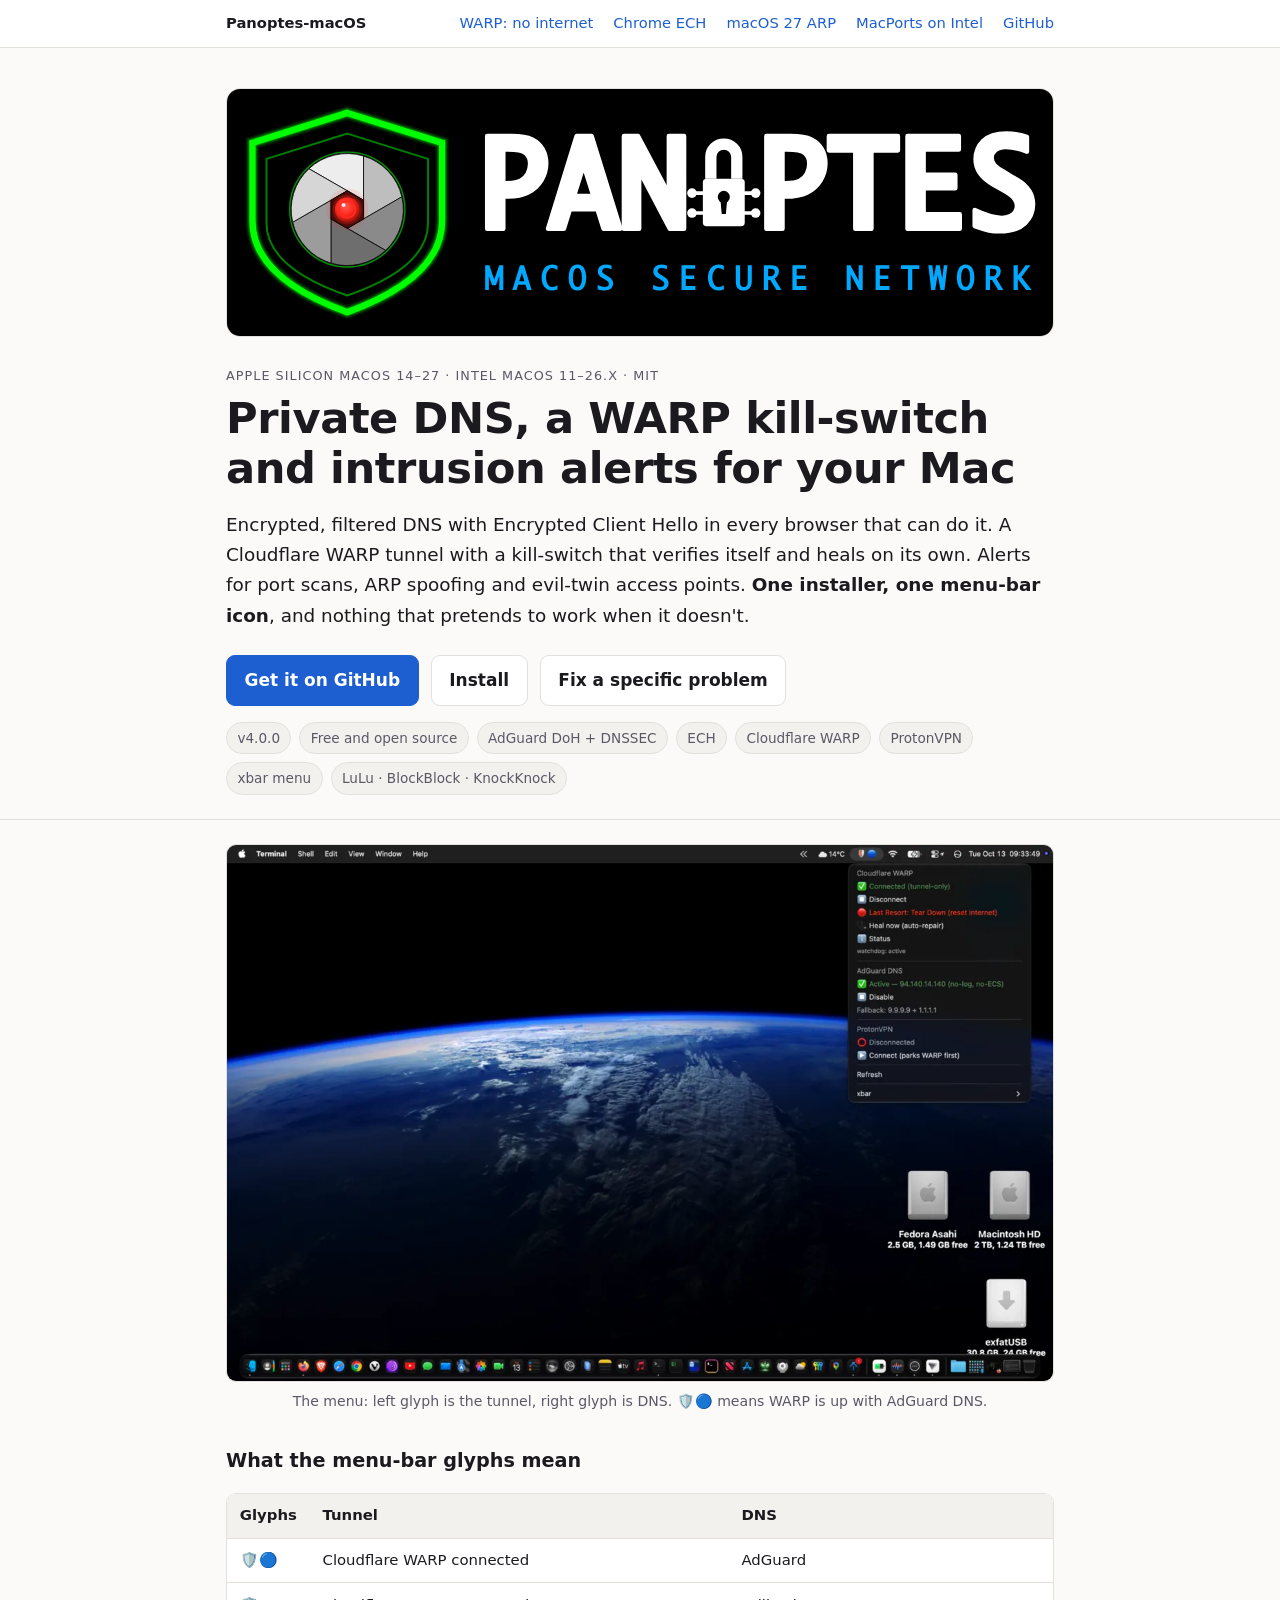
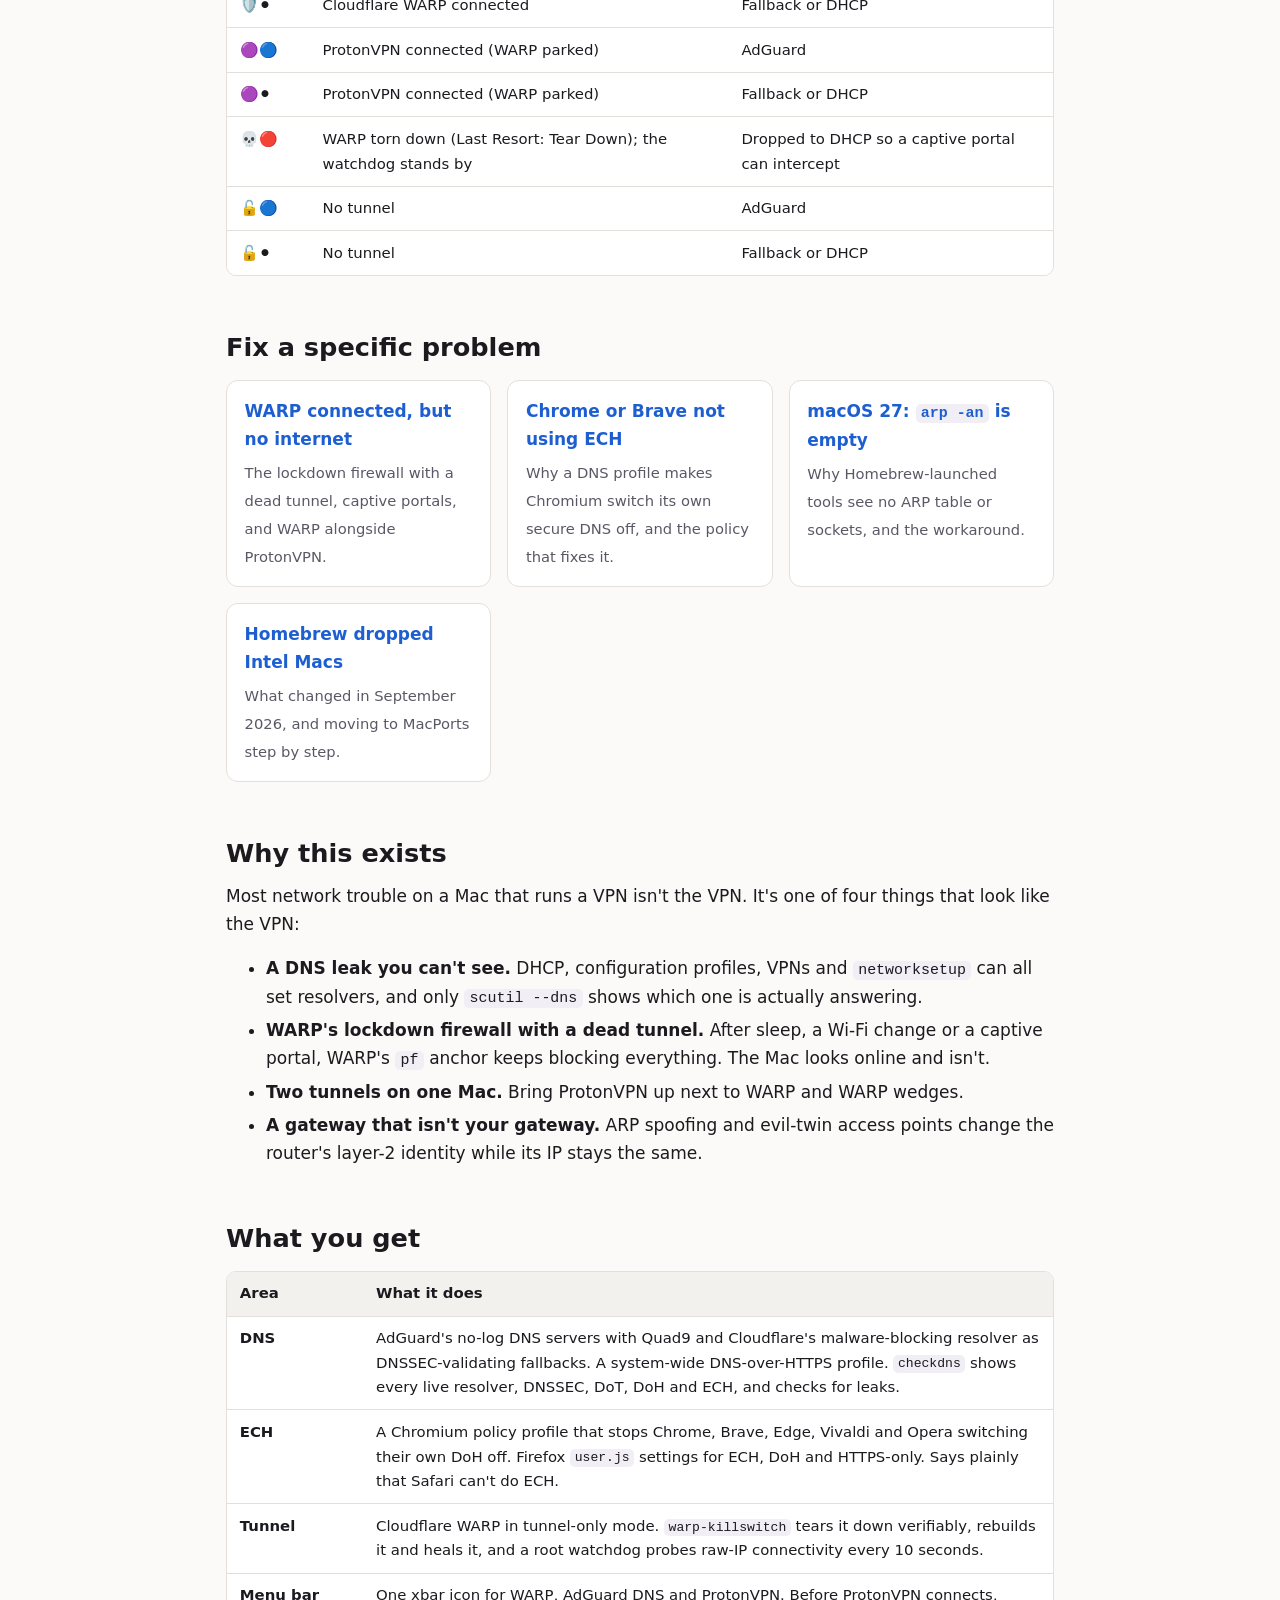
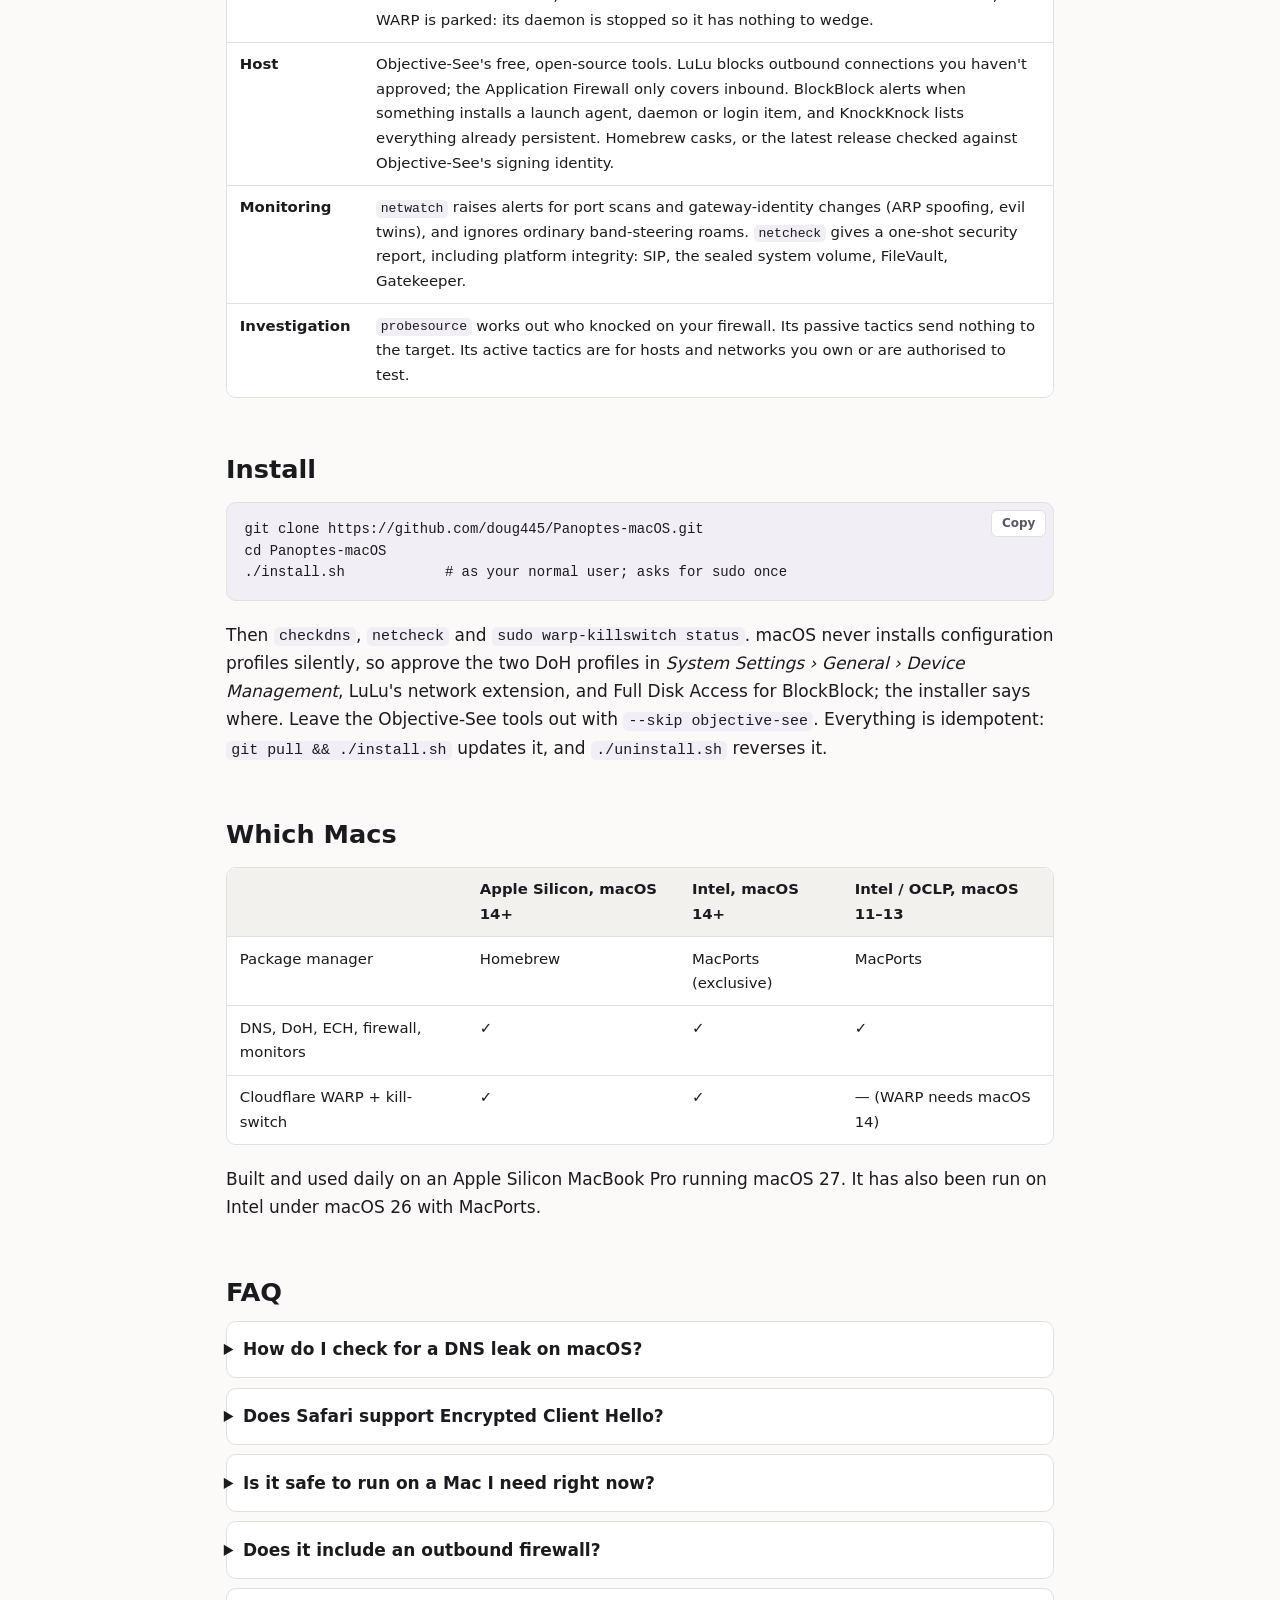
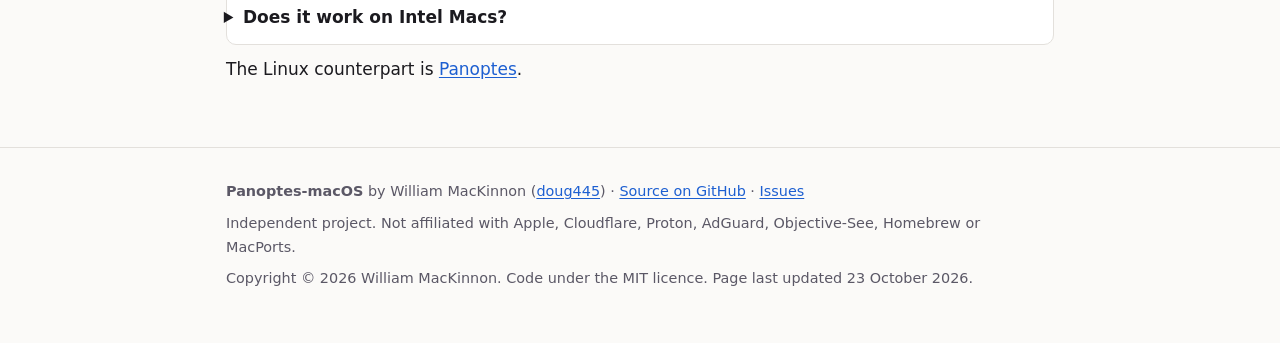
<file: index.html>
<!doctype html>
<html lang="en">
<head>
<meta charset="utf-8">
<meta name="viewport" content="width=device-width, initial-scale=1">
<title>Panoptes-macOS: private DNS, WARP kill-switch</title>
<meta name="description" content="Free, open-source macOS network security: encrypted AdGuard DNS with ECH in every browser that can do it, a Cloudflare WARP kill-switch that self-heals, and ARP-spoofing and port-scan alerts.">
<link rel="canonical" href="https://doug445.github.io/Panoptes-macOS/">
<meta name="author" content="William MacKinnon">
<meta name="robots" content="index, follow, max-image-preview:large">
<meta name="color-scheme" content="light dark">
<link rel="stylesheet" href="style.css">
<meta property="og:type" content="website">
<meta property="og:site_name" content="Panoptes-macOS">
<meta property="og:title" content="Panoptes-macOS: private DNS, a WARP kill-switch and intrusion alerts">
<meta property="og:description" content="Encrypted, filtered DNS with ECH; a Cloudflare WARP kill-switch that never blackholes your Mac; ARP-spoofing, evil-twin and port-scan alerts. One installer, one menu-bar icon.">
<meta property="og:url" content="https://doug445.github.io/Panoptes-macOS/">
<meta property="og:image" content="https://doug445.github.io/Panoptes-macOS/card.png">
<meta property="og:image:width" content="1200">
<meta property="og:image:height" content="630">
<meta name="twitter:card" content="summary_large_image">
<script type="application/ld+json">
{
  "@context": "https://schema.org",
  "@graph": [
    {
      "@type": "SoftwareApplication",
      "@id": "https://doug445.github.io/Panoptes-macOS/#software",
      "name": "Panoptes-macOS",
      "alternateName": ["macOS Secure Network", "macOS-SecureNetwork-Suite"],
      "description": "Network security suite for macOS: encrypted, filtered DNS (AdGuard DoH with DNSSEC fallbacks), Encrypted Client Hello in every capable browser, a Cloudflare WARP tunnel with a verified kill-switch and self-healing watchdog, a menu-bar control for WARP, AdGuard DNS and ProtonVPN, monitors for port scans, ARP spoofing and evil-twin access points, and Objective-See's LuLu outbound firewall with BlockBlock and KnockKnock for persistence.",
      "applicationCategory": "SecurityApplication",
      "operatingSystem": "macOS 14–27 on Apple Silicon; macOS 11–26 on Intel (reduced)",
      "softwareVersion": "4.2.0",
      "license": "https://opensource.org/licenses/MIT",
      "url": "https://doug445.github.io/Panoptes-macOS/",
      "downloadUrl": "https://github.com/doug445/Panoptes-macOS",
      "codeRepository": "https://github.com/doug445/Panoptes-macOS",
      "image": "https://doug445.github.io/Panoptes-macOS/menu-bar.jpg",
      "offers": { "@type": "Offer", "price": "0", "priceCurrency": "USD" },
      "author": { "@type": "Person", "name": "William MacKinnon", "url": "https://github.com/doug445" }
    },
    {
      "@type": "FAQPage",
      "mainEntity": [
        { "@type": "Question", "name": "How do I check for a DNS leak on macOS?", "acceptedAnswer": { "@type": "Answer", "text": "Run checkdns. It lists every live resolver from scutil --dns rather than what a config file claims, and when a full-tunnel VPN owns the default route it flags any public resolver still visible as a possible leak." } },
        { "@type": "Question", "name": "Does Safari support Encrypted Client Hello?", "acceptedAnswer": { "@type": "Answer", "text": "No. WebKit has no ECH implementation as of Safari 26, and no setting changes that. Use Firefox or a Chromium browser with the suite's DoH policy for anything you want hidden from the network path." } },
        { "@type": "Question", "name": "Is it safe to run on a Mac I need right now?", "acceptedAnswer": { "@type": "Answer", "text": "The read-only tools make no changes at all: checkdns, netcheck, nettop, probesource's passive modes, warp-killswitch status, verify and state, and every detect.sh and verify.sh. The tools that write (Tear Down, Rebuild, Heal and the toggles) verify their result and tell you what they found." } },
        { "@type": "Question", "name": "Does it work on Intel Macs?", "acceptedAnswer": { "@type": "Answer", "text": "Yes, in a reduced but supported mode on macOS 11 and later, including OpenCore Legacy Patcher Macs. It installs through MacPorts there, because Homebrew no longer builds Intel bottles. Cloudflare WARP needs macOS 14." } }
      ]
    }
  ]
}
</script>
</head>
<body>

<nav class="sitenav" aria-label="Site">
  <div class="wrap">
    <a class="brand" href="./">Panoptes-macOS</a>
    <a href="cloudflare-warp-connected-no-internet-mac/">WARP: no internet</a>
    <a href="chrome-ech-not-working-macos/">Chrome ECH</a>
    <a href="macos-27-arp-table-empty/">macOS 27 ARP</a>
    <a href="homebrew-intel-mac-macports/">MacPorts on Intel</a>
    <a href="https://github.com/doug445/Panoptes-macOS">GitHub</a>
  </div>
</nav>

<header class="hero">
  <div class="wrap">
    <p class="logo"><img src="panoptes-macos-logo-dark.svg" alt="Panoptes-macOS — macOS Secure Network" width="480" height="144"></p>
    <p class="eyebrow">Apple Silicon macOS 14–27 · Intel macOS 11–26.x · MIT</p>
    <h1>Private DNS, a WARP kill-switch and intrusion alerts for your Mac</h1>
    <p class="lede">
      Encrypted, filtered DNS with Encrypted Client Hello in every browser that can do it. A
      Cloudflare WARP tunnel with a kill-switch that verifies itself and heals on its own. Alerts
      for port scans, ARP spoofing and evil-twin access points. <strong>One installer, one
      menu-bar icon</strong>, and nothing that pretends to work when it doesn't.
    </p>
    <div class="cta">
      <a class="btn primary" href="https://github.com/doug445/Panoptes-macOS">Get it on GitHub</a>
      <a class="btn" href="#install">Install</a>
      <a class="btn" href="#problems">Fix a specific problem</a>
    </div>
    <ul class="facts" aria-label="At a glance">
      <li>v4.0.0</li><li>Free and open source</li><li>AdGuard DoH + DNSSEC</li><li>ECH</li>
      <li>Cloudflare WARP</li><li>ProtonVPN</li><li>xbar menu</li><li>LuLu · BlockBlock · KnockKnock</li>
    </ul>
  </div>
</header>

<main class="wrap">

<figure>
  <picture>
  <source srcset="menu-bar.webp" type="image/webp">
  <img src="menu-bar.jpg" width="1200" height="779" fetchpriority="high"
       alt="The macOS desktop with the Security Toggle menu open in the menu bar: a shield and a blue dot for WARP connected with AdGuard DNS, and sections for Cloudflare WARP (Disconnect, Last Resort: Tear Down, Heal now, Status), AdGuard DNS (Disable) and ProtonVPN (Connect)">
  </picture>
  <figcaption>The menu: left glyph is the tunnel, right glyph is DNS. 🛡️🔵 means WARP is up with AdGuard DNS.</figcaption>
</figure>

<h3 id="glyphs">What the menu-bar glyphs mean</h3>
<div class="table-scroll"><table>
  <thead><tr><th>Glyphs</th><th>Tunnel</th><th>DNS</th></tr></thead>
  <tbody>
    <tr><td>🛡️🔵</td><td>Cloudflare WARP connected</td><td>AdGuard</td></tr>
    <tr><td>🛡️⚫</td><td>Cloudflare WARP connected</td><td>Fallback or DHCP</td></tr>
    <tr><td>🟣🔵</td><td>ProtonVPN connected (WARP parked)</td><td>AdGuard</td></tr>
    <tr><td>🟣⚫</td><td>ProtonVPN connected (WARP parked)</td><td>Fallback or DHCP</td></tr>
    <tr><td>💀🔴</td><td>WARP torn down (Last Resort: Tear Down); the watchdog stands by</td><td>Dropped to DHCP so a captive portal can intercept</td></tr>
    <tr><td>🔓🔵</td><td>No tunnel</td><td>AdGuard</td></tr>
    <tr><td>🔓⚫</td><td>No tunnel</td><td>Fallback or DHCP</td></tr>
  </tbody>
</table></div>

<h2 id="problems">Fix a specific problem</h2>
<div class="cards">
  <a class="card" href="cloudflare-warp-connected-no-internet-mac/"><strong>WARP connected, but no internet</strong><span>The lockdown firewall with a dead tunnel, captive portals, and WARP alongside ProtonVPN.</span></a>
  <a class="card" href="chrome-ech-not-working-macos/"><strong>Chrome or Brave not using ECH</strong><span>Why a DNS profile makes Chromium switch its own secure DNS off, and the policy that fixes it.</span></a>
  <a class="card" href="macos-27-arp-table-empty/"><strong>macOS 27: <code>arp -an</code> is empty</strong><span>Why Homebrew-launched tools see no ARP table or sockets, and the workaround.</span></a>
  <a class="card" href="homebrew-intel-mac-macports/"><strong>Homebrew dropped Intel Macs</strong><span>What changed in September 2026, and moving to MacPorts step by step.</span></a>
</div>

<h2 id="why">Why this exists</h2>
<p>Most network trouble on a Mac that runs a VPN isn't the VPN. It's one of four things that
  look like the VPN:</p>
<ul>
  <li><strong>A DNS leak you can't see.</strong> DHCP, configuration profiles, VPNs and
    <code>networksetup</code> can all set resolvers, and only <code>scutil --dns</code> shows which
    one is actually answering.</li>
  <li><strong>WARP's lockdown firewall with a dead tunnel.</strong> After sleep, a Wi-Fi change or
    a captive portal, WARP's <code>pf</code> anchor keeps blocking everything. The Mac looks
    online and isn't.</li>
  <li><strong>Two tunnels on one Mac.</strong> Bring ProtonVPN up next to WARP and WARP
    wedges.</li>
  <li><strong>A gateway that isn't your gateway.</strong> ARP spoofing and evil-twin access points
    change the router's layer-2 identity while its IP stays the same.</li>
</ul>

<h2 id="what">What you get</h2>
<div class="table-scroll"><table>
  <thead><tr><th>Area</th><th>What it does</th></tr></thead>
  <tbody>
    <tr><td><strong>DNS</strong></td><td>AdGuard's no-log DNS servers with Quad9 and Cloudflare's malware-blocking resolver as DNSSEC-validating fallbacks. A system-wide DNS-over-HTTPS profile. <code>checkdns</code> shows every live resolver, DNSSEC, DoT, DoH and ECH, and checks for leaks.</td></tr>
    <tr><td><strong>ECH</strong></td><td>A Chromium policy profile that stops Chrome, Brave, Edge, Vivaldi and Opera switching their own DoH off. Firefox <code>user.js</code> settings for ECH, DoH and HTTPS-only. Says plainly that Safari can't do ECH.</td></tr>
    <tr><td><strong>Tunnel</strong></td><td>Cloudflare WARP in tunnel-only mode. <code>warp-killswitch</code> tears it down verifiably, rebuilds it and heals it, and a root watchdog probes raw-IP connectivity every 10 seconds.</td></tr>
    <tr><td><strong>Menu bar</strong></td><td>One xbar icon for WARP, AdGuard DNS and ProtonVPN. Before ProtonVPN connects, WARP is parked: its daemon is stopped so it has nothing to wedge.</td></tr>
    <tr><td><strong>Host</strong></td><td>Objective-See's free, open-source tools. LuLu blocks outbound connections you haven't approved; the Application Firewall only covers inbound. BlockBlock alerts when something installs a launch agent, daemon or login item, and KnockKnock lists everything already persistent. Homebrew casks, or the latest release checked against Objective-See's signing identity.</td></tr>
    <tr><td><strong>Monitoring</strong></td><td><code>netwatch</code> raises alerts for port scans and gateway-identity changes (ARP spoofing, evil twins), and ignores ordinary band-steering roams. <code>netcheck</code> gives a one-shot security report, including platform integrity: SIP, the sealed system volume, FileVault, Gatekeeper.</td></tr>
    <tr><td><strong>Investigation</strong></td><td><code>probesource</code> works out who knocked on your firewall. Its passive tactics send nothing to the target. Its active tactics are for hosts and networks you own or are authorised to test.</td></tr>
  </tbody>
</table></div>

<h2 id="install">Install</h2>
<div class="codeblock"><pre><code>git clone https://github.com/doug445/Panoptes-macOS.git
cd Panoptes-macOS
./install.sh            # as your normal user; asks for sudo once</code></pre></div>
<p>Then <code>checkdns</code>, <code>netcheck</code> and <code>sudo warp-killswitch status</code>.
  macOS never installs configuration profiles silently, so approve the two DoH profiles in
  <em>System Settings › General › Device Management</em>, LuLu's network extension, and Full
  Disk Access for BlockBlock; the installer says where. Leave the Objective-See tools out with
  <code>--skip objective-see</code>. Everything is idempotent:
  <code>git pull &amp;&amp; ./install.sh</code> updates it, and <code>./uninstall.sh</code> reverses
  it.</p>

<h2 id="platforms">Which Macs</h2>
<div class="table-scroll"><table>
  <thead><tr><th></th><th>Apple Silicon, macOS 14+</th><th>Intel, macOS 14+</th><th>Intel / OCLP, macOS 11–13</th></tr></thead>
  <tbody>
    <tr><td>Package manager</td><td>Homebrew</td><td>MacPorts (exclusive)</td><td>MacPorts</td></tr>
    <tr><td>DNS, DoH, ECH, firewall, monitors</td><td>✓</td><td>✓</td><td>✓</td></tr>
    <tr><td>Cloudflare WARP + kill-switch</td><td>✓</td><td>✓</td><td>— (WARP needs macOS 14)</td></tr>
  </tbody>
</table></div>
<p>Built and used daily on an Apple Silicon MacBook Pro running macOS 27. It has also been run on
  Intel under macOS 26 with MacPorts.</p>

<h2 id="faq">FAQ</h2>
<details>
  <summary>How do I check for a DNS leak on macOS?</summary>
  <p>Run checkdns. It lists every live resolver from scutil --dns rather than what a config file
    claims, and when a full-tunnel VPN owns the default route it flags any public resolver still
    visible as a possible leak.</p>
</details>
<details>
  <summary>Does Safari support Encrypted Client Hello?</summary>
  <p>No. WebKit has no ECH implementation as of Safari 26, and no setting changes that. Use
    Firefox or a Chromium browser with the suite's DoH policy for anything you want hidden from
    the network path.</p>
</details>
<details>
  <summary>Is it safe to run on a Mac I need right now?</summary>
  <p>The read-only tools make no changes at all: checkdns, netcheck, nettop, probesource's
    passive modes, warp-killswitch status, verify and state, and every detect.sh and verify.sh.
    The tools that write (Tear Down, Rebuild, Heal and the toggles) verify their result and tell
    you what they found.</p>
</details>
<details>
  <summary>Does it include an outbound firewall?</summary>
  <p>Yes, since 4.0.0: it installs LuLu, Objective-See's open-source outbound firewall, next to
    the Application Firewall, which only blocks inbound connections. Tick "allow installed
    applications" on LuLu's first run so WARP, ProtonVPN and xbar aren't questioned. Command-line
    tools such as nmap and arp-scan still ask once each.</p>
</details>
<details>
  <summary>Does it work on Intel Macs?</summary>
  <p>Yes, in a reduced but supported mode on macOS 11 and later, including OpenCore Legacy Patcher
    Macs. It installs through MacPorts there, because Homebrew no longer builds Intel bottles.
    Cloudflare WARP needs macOS 14.</p>
</details>

<p>The Linux counterpart is <a href="https://github.com/doug445/Panoptes">Panoptes</a>.</p>
</main>

<footer>
  <div class="wrap">
    <p><strong>Panoptes-macOS</strong> by William MacKinnon
      (<a href="https://github.com/doug445">doug445</a>) ·
      <a href="https://github.com/doug445/Panoptes-macOS">Source on GitHub</a> ·
      <a href="https://github.com/doug445/Panoptes-macOS/issues">Issues</a></p>
    <p>Independent project. Not affiliated with Apple, Cloudflare, Proton, AdGuard, Objective-See, Homebrew or MacPorts.</p>
    <p>Copyright © 2026 William MacKinnon. Code under the MIT licence. Page last updated 23 October 2026.</p>
  </div>
</footer>

<script>
document.querySelectorAll('.codeblock').forEach(function (block) {
  var btn = document.createElement('button');
  btn.className = 'copy'; btn.type = 'button'; btn.textContent = 'Copy';
  btn.addEventListener('click', function () {
    navigator.clipboard.writeText(block.querySelector('code').innerText).then(function () {
      btn.textContent = 'Copied'; setTimeout(function () { btn.textContent = 'Copy'; }, 1500);
    }).catch(function () { btn.textContent = 'Select + copy'; });
  });
  block.appendChild(btn);
});
</script>
</body>
</html>
</file>
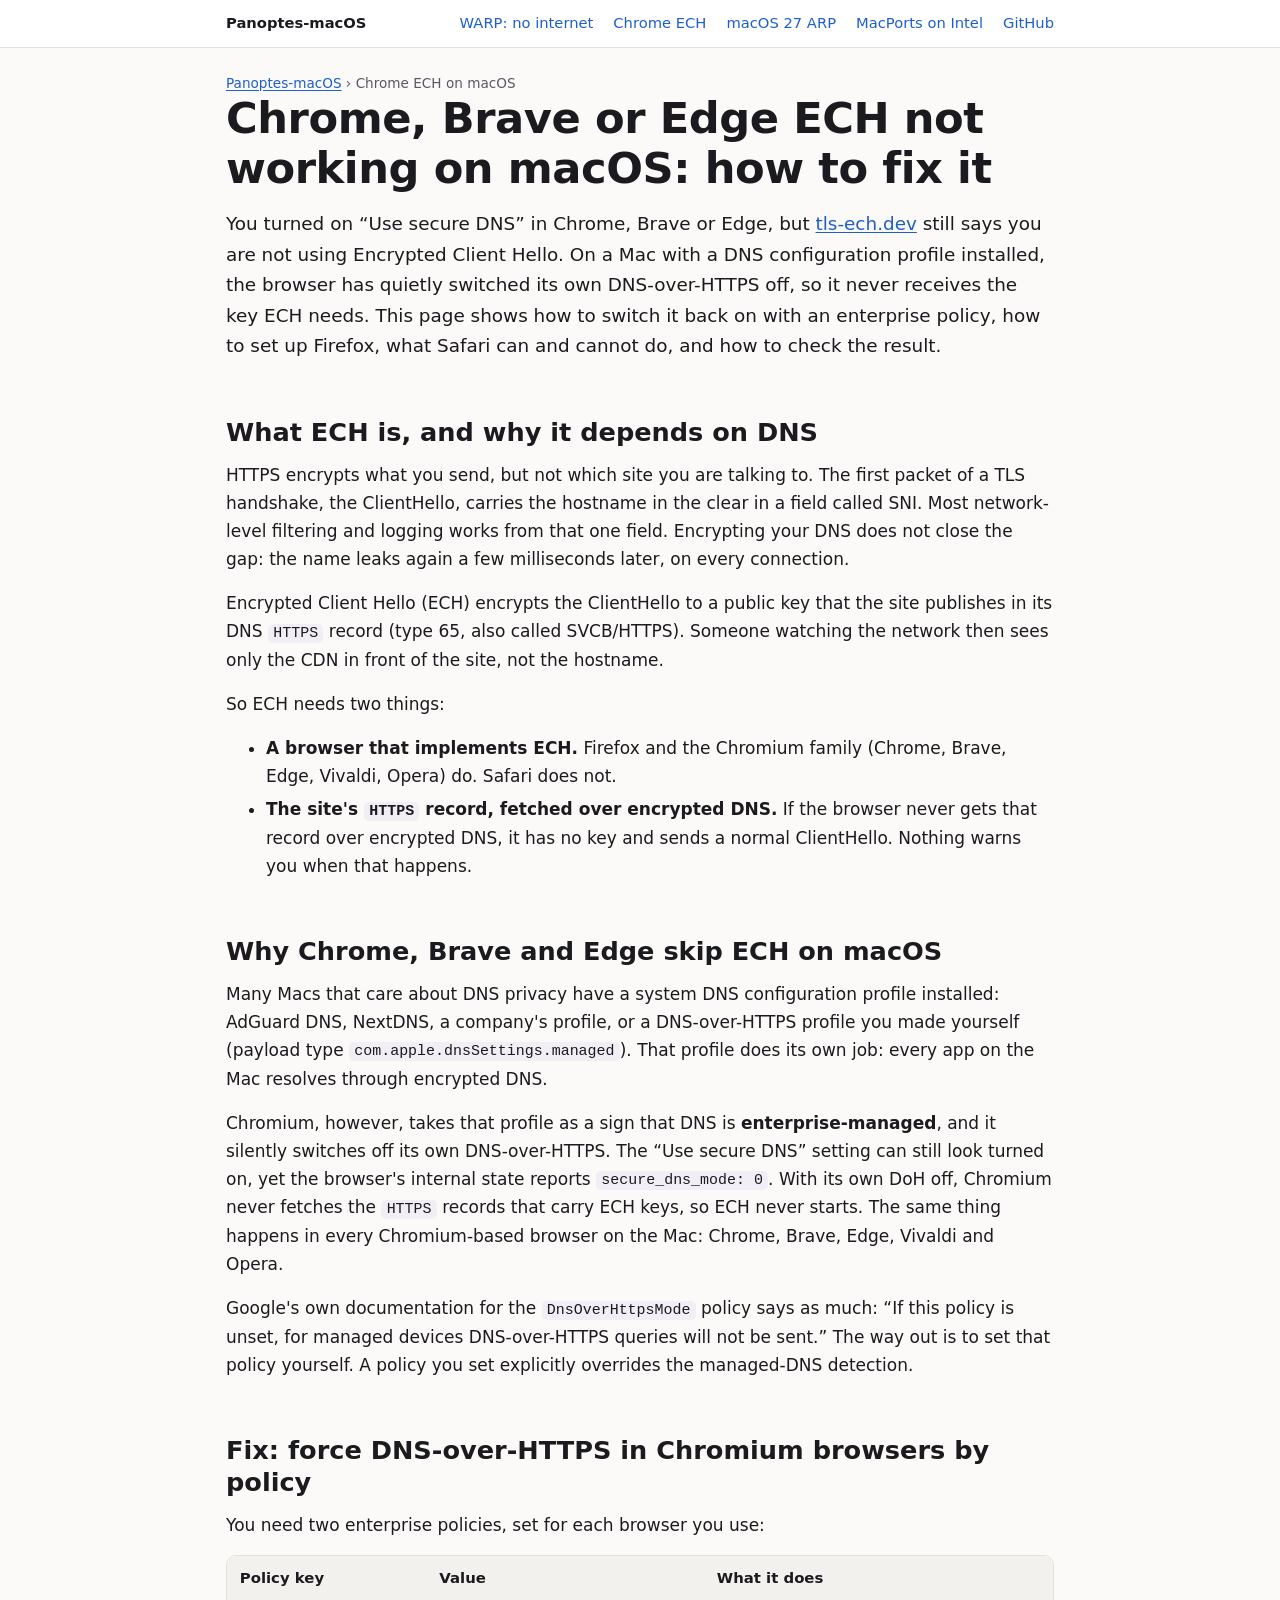
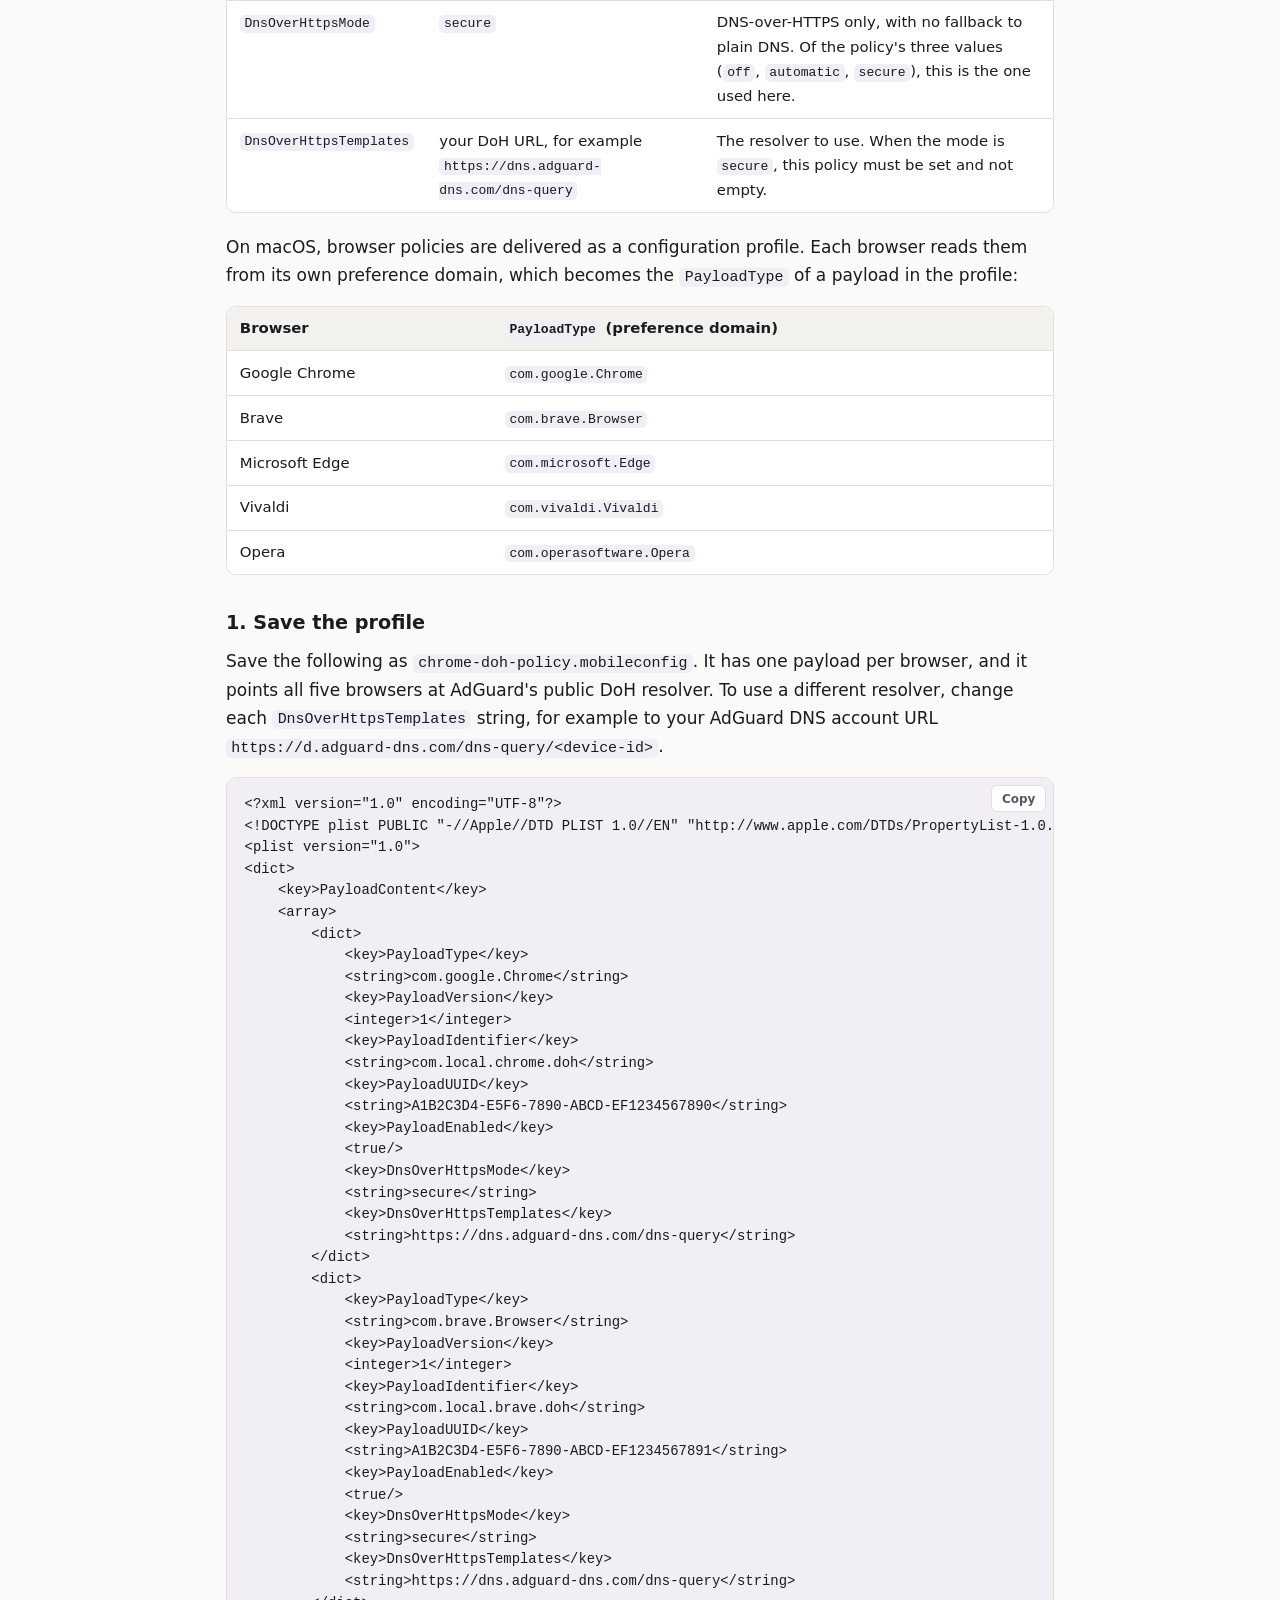
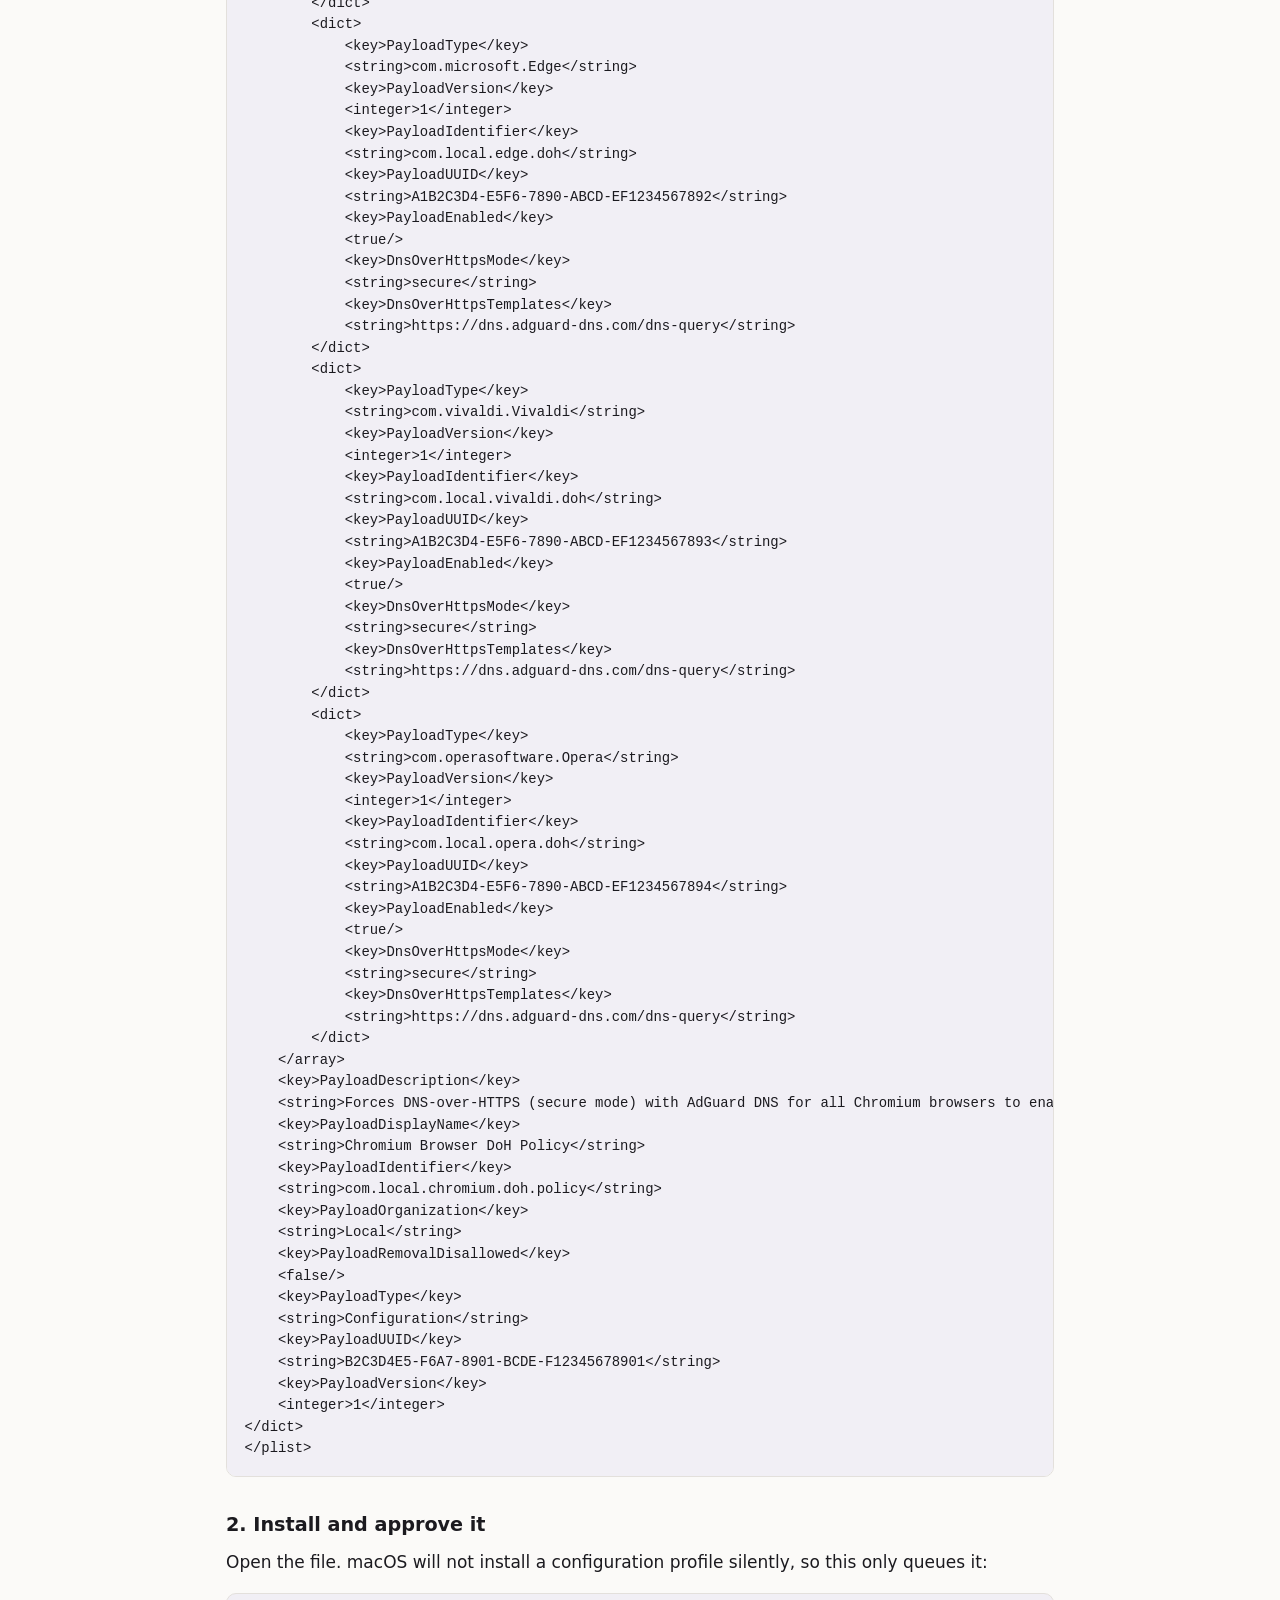
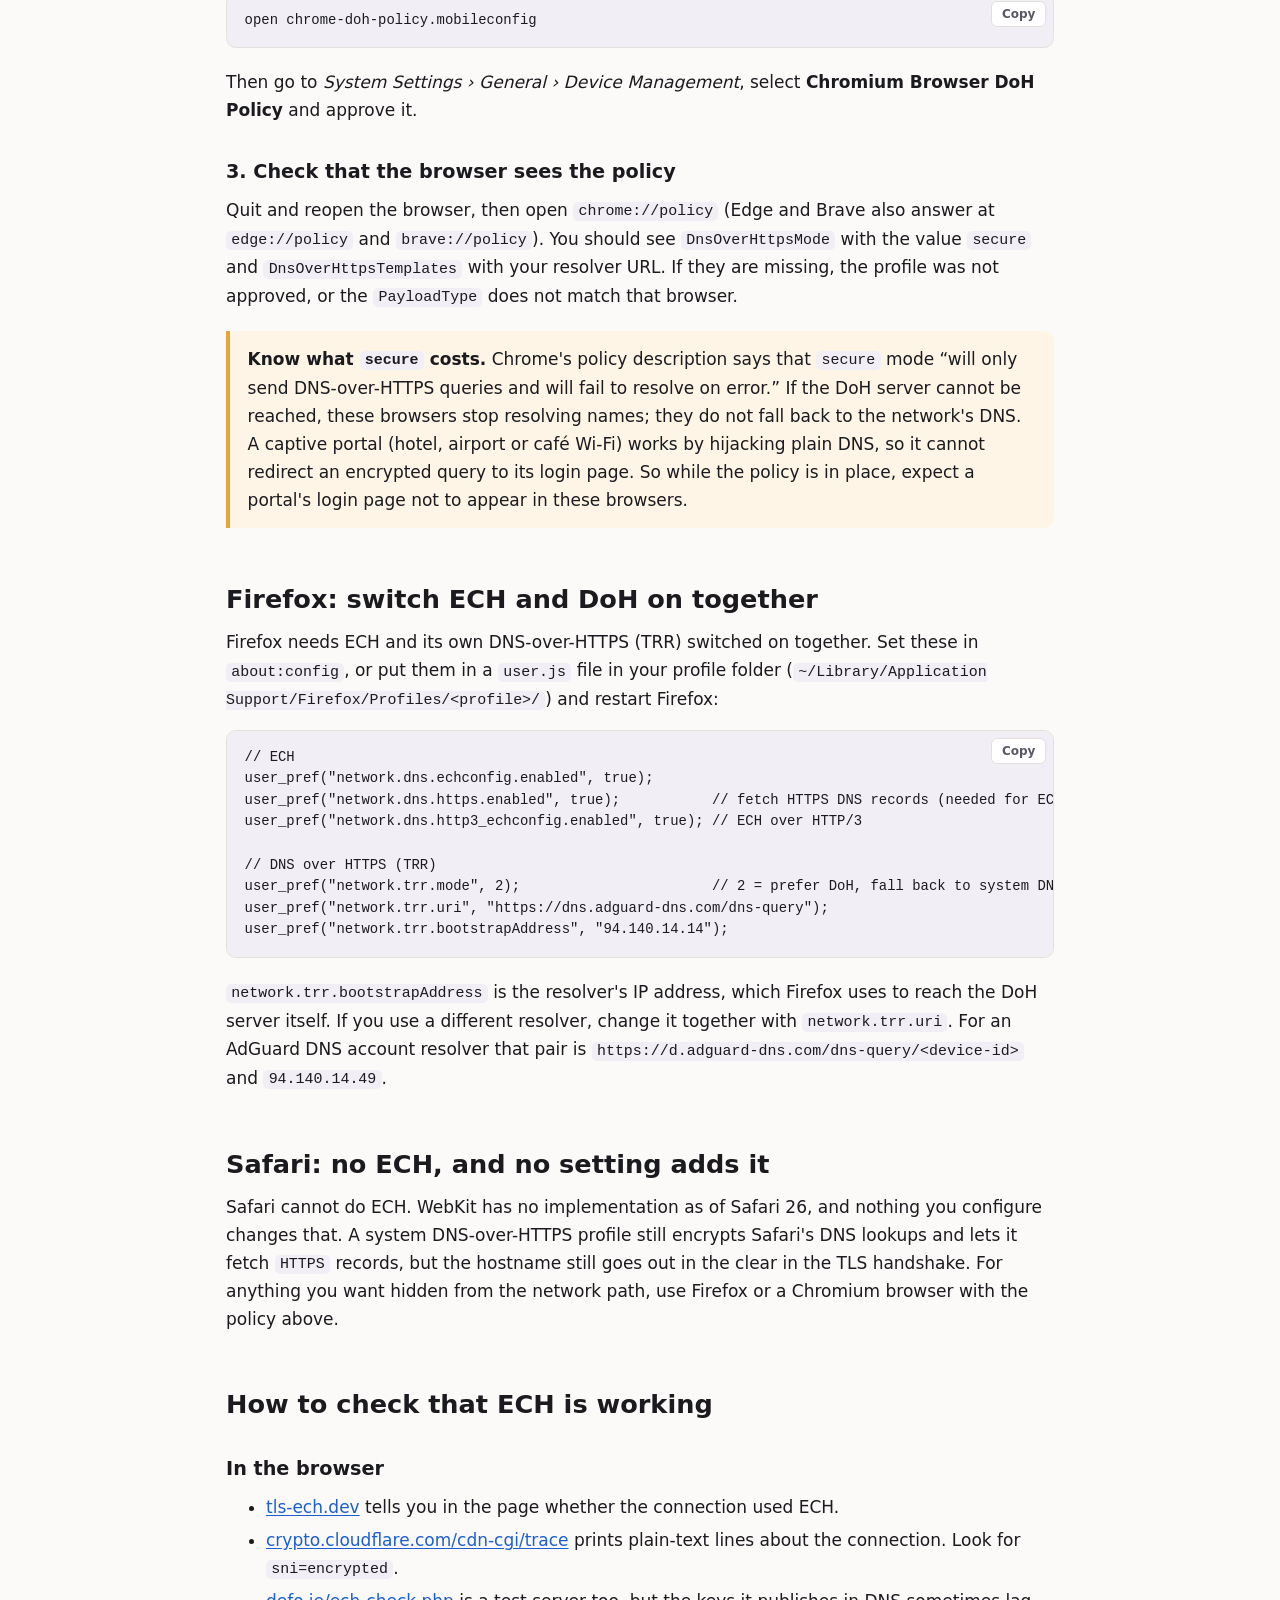
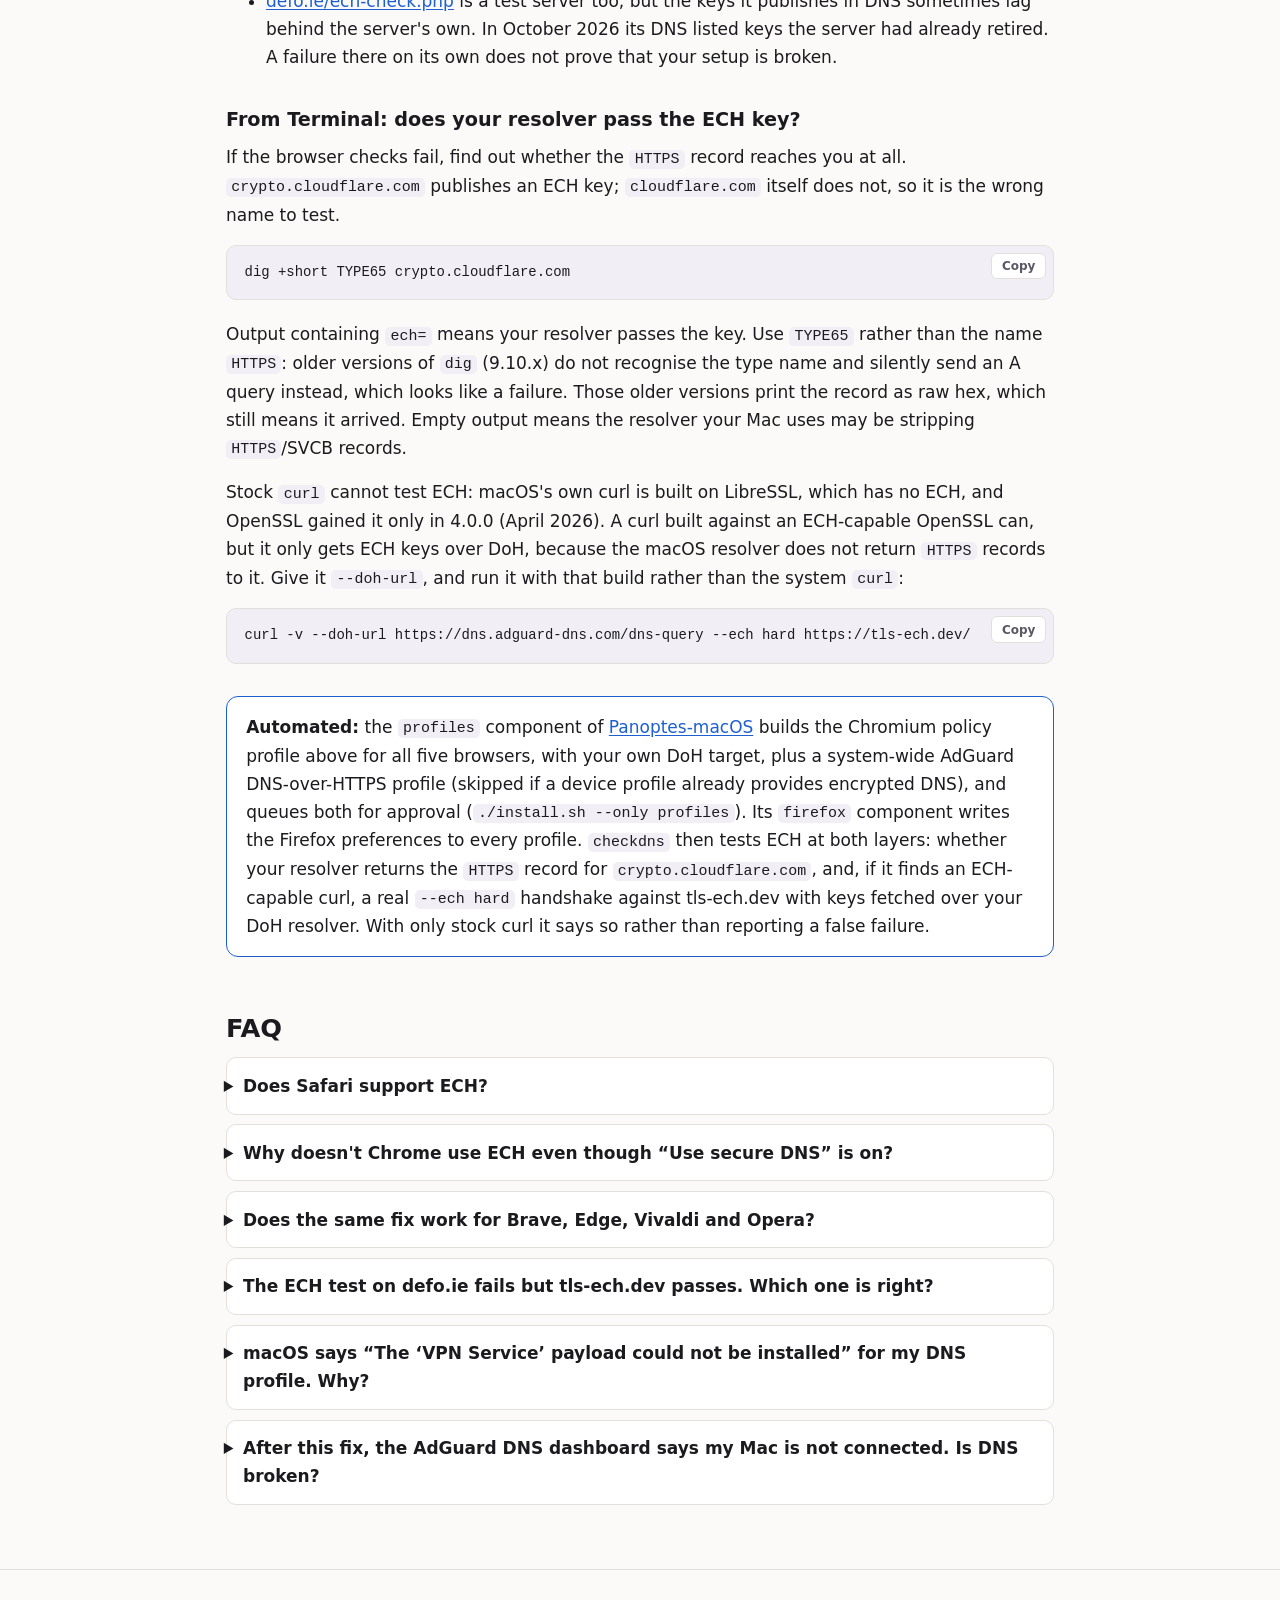
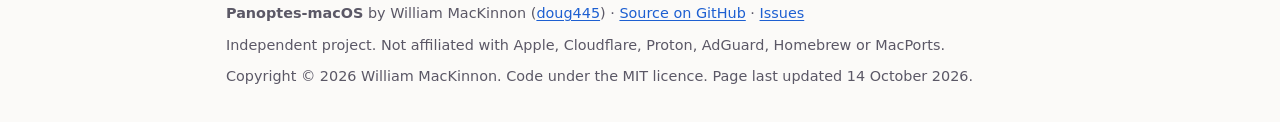
<file: chrome-ech-not-working-macos/index.html>
<!doctype html>
<html lang="en">
<head>
<meta charset="utf-8">
<meta name="viewport" content="width=device-width, initial-scale=1">
<title>Chrome ECH not working on Mac? Fix managed secure DNS</title>
<meta name="description" content="Chrome, Brave and Edge on macOS turn off their own secure DNS when a DNS profile is installed, so ECH never starts. Force DoH by policy and verify it works.">
<link rel="canonical" href="https://doug445.github.io/Panoptes-macOS/chrome-ech-not-working-macos/">
<meta name="author" content="William MacKinnon">
<meta name="robots" content="index, follow, max-image-preview:large">
<meta name="color-scheme" content="light dark">
<link rel="stylesheet" href="../style.css">
<meta property="og:type" content="article">
<meta property="og:site_name" content="Panoptes-macOS">
<meta property="og:title" content="Chrome ECH not working on Mac? Fix managed secure DNS">
<meta property="og:description" content="Chrome, Brave and Edge on macOS turn off their own secure DNS when a DNS profile is installed, so ECH never starts. Force DoH by policy and verify it works.">
<meta property="og:url" content="https://doug445.github.io/Panoptes-macOS/chrome-ech-not-working-macos/">
<meta property="og:image" content="https://doug445.github.io/Panoptes-macOS/card.png">
<meta property="og:image:width" content="1200">
<meta property="og:image:height" content="630">
<meta property="article:published_time" content="2026-10-14">
<meta property="article:modified_time" content="2026-10-14">
<meta name="twitter:card" content="summary_large_image">
<script type="application/ld+json">
{
  "@context": "https://schema.org",
  "@graph": [
    {
      "@type": "TechArticle",
      "headline": "Chrome, Brave or Edge ECH not working on macOS: how to fix it",
      "description": "Chrome, Brave and Edge on macOS turn off their own secure DNS when a DNS profile is installed, so ECH never starts. Force DoH by policy and verify it works.",
      "datePublished": "2026-10-14",
      "dateModified": "2026-10-14",
      "image": "https://doug445.github.io/Panoptes-macOS/card.png",
      "author": {
        "@type": "Person",
        "name": "William MacKinnon",
        "url": "https://github.com/doug445"
      },
      "mainEntityOfPage": "https://doug445.github.io/Panoptes-macOS/chrome-ech-not-working-macos/",
      "about": {
        "@type": "SoftwareApplication",
        "name": "Panoptes-macOS",
        "url": "https://doug445.github.io/Panoptes-macOS/",
        "applicationCategory": "SecurityApplication",
        "operatingSystem": "macOS"
      }
    },
    {
      "@type": "BreadcrumbList",
      "itemListElement": [
        {
          "@type": "ListItem",
          "position": 1,
          "name": "Panoptes-macOS",
          "item": "https://doug445.github.io/Panoptes-macOS/"
        },
        {
          "@type": "ListItem",
          "position": 2,
          "name": "Chrome ECH on macOS",
          "item": "https://doug445.github.io/Panoptes-macOS/chrome-ech-not-working-macos/"
        }
      ]
    },
    {
      "@type": "FAQPage",
      "mainEntity": [
        {
          "@type": "Question",
          "name": "Does Safari support ECH?",
          "acceptedAnswer": {
            "@type": "Answer",
            "text": "No. WebKit has no implementation of Encrypted Client Hello as of Safari 26, and no setting changes that. Use Firefox or a Chromium browser for anything you want hidden from the network path."
          }
        },
        {
          "@type": "Question",
          "name": "Why doesn't Chrome use ECH even though “Use secure DNS” is on?",
          "acceptedAnswer": {
            "@type": "Answer",
            "text": "Because a system DNS configuration profile makes Chromium think DNS is enterprise-managed, and it silently disables its own DNS-over-HTTPS. Without it, Chrome never fetches the HTTPS record that carries the ECH key. Setting the DnsOverHttpsMode policy to secure, with a DnsOverHttpsTemplates URL, overrides that detection. Check the result at chrome://policy."
          }
        },
        {
          "@type": "Question",
          "name": "Does the same fix work for Brave, Edge, Vivaldi and Opera?",
          "acceptedAnswer": {
            "@type": "Answer",
            "text": "Yes. They read the same two policy keys, DnsOverHttpsMode and DnsOverHttpsTemplates, from their own preference domains: com.brave.Browser, com.microsoft.Edge, com.vivaldi.Vivaldi and com.operasoftware.Opera. Chrome uses com.google.Chrome. One profile can carry a payload for each."
          }
        },
        {
          "@type": "Question",
          "name": "The ECH test on defo.ie fails but tls-ech.dev passes. Which one is right?",
          "acceptedAnswer": {
            "@type": "Answer",
            "text": "Trust tls-ech.dev and Cloudflare's trace page (sni=encrypted) first. defo.ie is a test server whose published keys sometimes lag its server's; in October 2026 its DNS listed keys the server had retired. A failure there alone is not conclusive."
          }
        },
        {
          "@type": "Question",
          "name": "macOS says “The ‘VPN Service’ payload could not be installed” for my DNS profile. Why?",
          "acceptedAnswer": {
            "@type": "Answer",
            "text": "A DNS-settings payload is only valid in a device profile. If the profile has no PayloadScope set to System, Device Management installs it for the user and NetworkExtension refuses it; the log says the profile must be scoped to system. Add PayloadScope System, remove the failed copy from the Downloaded list in Device Management, and install it again. Approving a device profile asks for an administrator password."
          }
        },
        {
          "@type": "Question",
          "name": "After this fix, the AdGuard DNS dashboard says my Mac is not connected. Is DNS broken?",
          "acceptedAnswer": {
            "@type": "Answer",
            "text": "No. The dashboard runs its check inside the browser, and the browser now uses the DoH URL from the policy. If that is AdGuard's public resolver, your device ID never appears, even though every other app resolves through your account profile. Set DnsOverHttpsTemplates (and network.trr.uri in Firefox) to your account resolver, https://d.adguard-dns.com/dns-query/ followed by your device ID, then approve the updated profile and restart Firefox."
          }
        }
      ]
    }
  ]
}
</script>
</head>
<body>

<nav class="sitenav" aria-label="Site">
  <div class="wrap">
    <a class="brand" href="../">Panoptes-macOS</a>
    <a href="../cloudflare-warp-connected-no-internet-mac/">WARP: no internet</a>
    <a href="../chrome-ech-not-working-macos/">Chrome ECH</a>
    <a href="../macos-27-arp-table-empty/">macOS 27 ARP</a>
    <a href="../homebrew-intel-mac-macports/">MacPorts on Intel</a>
    <a href="https://github.com/doug445/Panoptes-macOS">GitHub</a>
  </div>
</nav>

<main class="wrap">
<p class="crumbs"><a href="../">Panoptes-macOS</a> › Chrome ECH on macOS</p>
<h1>Chrome, Brave or Edge ECH not working on macOS: how to fix it</h1>
<p class="lede">You turned on “Use secure DNS” in Chrome, Brave or Edge, but <a href="https://tls-ech.dev">tls-ech.dev</a> still says you are not using Encrypted Client Hello. On a Mac with a DNS configuration profile installed, the browser has quietly switched its own DNS-over-HTTPS off, so it never receives the key ECH needs. This page shows how to switch it back on with an enterprise policy, how to set up Firefox, what Safari can and cannot do, and how to check the result.</p>

<h2 id="what-ech-is">What ECH is, and why it depends on DNS</h2>
<p>HTTPS encrypts what you send, but not which site you are talking to. The first packet of a TLS handshake, the ClientHello, carries the hostname in the clear in a field called SNI. Most network-level filtering and logging works from that one field. Encrypting your DNS does not close the gap: the name leaks again a few milliseconds later, on every connection.</p>
<p>Encrypted Client Hello (ECH) encrypts the ClientHello to a public key that the site publishes in its DNS <code>HTTPS</code> record (type 65, also called SVCB/HTTPS). Someone watching the network then sees only the CDN in front of the site, not the hostname.</p>
<p>So ECH needs two things:</p>
<ul>
  <li><strong>A browser that implements ECH.</strong> Firefox and the Chromium family (Chrome, Brave, Edge, Vivaldi, Opera) do. Safari does not.</li>
  <li><strong>The site's <code>HTTPS</code> record, fetched over encrypted DNS.</strong> If the browser never gets that record over encrypted DNS, it has no key and sends a normal ClientHello. Nothing warns you when that happens.</li>
</ul>

<h2 id="why-chromium-turns-doh-off">Why Chrome, Brave and Edge skip ECH on macOS</h2>
<p>Many Macs that care about DNS privacy have a system DNS configuration profile installed: AdGuard DNS, NextDNS, a company's profile, or a DNS-over-HTTPS profile you made yourself (payload type <code>com.apple.dnsSettings.managed</code>). That profile does its own job: every app on the Mac resolves through encrypted DNS.</p>
<p>Chromium, however, takes that profile as a sign that DNS is <strong>enterprise-managed</strong>, and it silently switches off its own DNS-over-HTTPS. The “Use secure DNS” setting can still look turned on, yet the browser's internal state reports <code>secure_dns_mode: 0</code>. With its own DoH off, Chromium never fetches the <code>HTTPS</code> records that carry ECH keys, so ECH never starts. The same thing happens in every Chromium-based browser on the Mac: Chrome, Brave, Edge, Vivaldi and Opera.</p>
<p>Google's own documentation for the <code>DnsOverHttpsMode</code> policy says as much: “If this policy is unset, for managed devices DNS-over-HTTPS queries will not be sent.” The way out is to set that policy yourself. A policy you set explicitly overrides the managed-DNS detection.</p>

<h2 id="fix-chromium">Fix: force DNS-over-HTTPS in Chromium browsers by policy</h2>
<p>You need two enterprise policies, set for each browser you use:</p>
<div class="table-scroll"><table>
  <thead><tr><th>Policy key</th><th>Value</th><th>What it does</th></tr></thead>
  <tbody>
    <tr><td><code>DnsOverHttpsMode</code></td><td><code>secure</code></td><td>DNS-over-HTTPS only, with no fallback to plain DNS. Of the policy's three values (<code>off</code>, <code>automatic</code>, <code>secure</code>), this is the one used here.</td></tr>
    <tr><td><code>DnsOverHttpsTemplates</code></td><td>your DoH URL, for example <code>https://dns.adguard-dns.com/dns-query</code></td><td>The resolver to use. When the mode is <code>secure</code>, this policy must be set and not empty.</td></tr>
  </tbody>
</table></div>
<p>On macOS, browser policies are delivered as a configuration profile. Each browser reads them from its own preference domain, which becomes the <code>PayloadType</code> of a payload in the profile:</p>
<div class="table-scroll"><table>
  <thead><tr><th>Browser</th><th><code>PayloadType</code> (preference domain)</th></tr></thead>
  <tbody>
    <tr><td>Google Chrome</td><td><code>com.google.Chrome</code></td></tr>
    <tr><td>Brave</td><td><code>com.brave.Browser</code></td></tr>
    <tr><td>Microsoft Edge</td><td><code>com.microsoft.Edge</code></td></tr>
    <tr><td>Vivaldi</td><td><code>com.vivaldi.Vivaldi</code></td></tr>
    <tr><td>Opera</td><td><code>com.operasoftware.Opera</code></td></tr>
  </tbody>
</table></div>

<h3>1. Save the profile</h3>
<p>Save the following as <code>chrome-doh-policy.mobileconfig</code>. It has one payload per browser, and it points all five browsers at AdGuard's public DoH resolver. To use a different resolver, change each <code>DnsOverHttpsTemplates</code> string, for example to your AdGuard DNS account URL <code>https://d.adguard-dns.com/dns-query/&lt;device-id&gt;</code>.</p>
<div class="codeblock"><pre><code>&lt;?xml version="1.0" encoding="UTF-8"?&gt;
&lt;!DOCTYPE plist PUBLIC "-//Apple//DTD PLIST 1.0//EN" "http://www.apple.com/DTDs/PropertyList-1.0.dtd"&gt;
&lt;plist version="1.0"&gt;
&lt;dict&gt;
    &lt;key&gt;PayloadContent&lt;/key&gt;
    &lt;array&gt;
        &lt;dict&gt;
            &lt;key&gt;PayloadType&lt;/key&gt;
            &lt;string&gt;com.google.Chrome&lt;/string&gt;
            &lt;key&gt;PayloadVersion&lt;/key&gt;
            &lt;integer&gt;1&lt;/integer&gt;
            &lt;key&gt;PayloadIdentifier&lt;/key&gt;
            &lt;string&gt;com.local.chrome.doh&lt;/string&gt;
            &lt;key&gt;PayloadUUID&lt;/key&gt;
            &lt;string&gt;A1B2C3D4-E5F6-7890-ABCD-EF1234567890&lt;/string&gt;
            &lt;key&gt;PayloadEnabled&lt;/key&gt;
            &lt;true/&gt;
            &lt;key&gt;DnsOverHttpsMode&lt;/key&gt;
            &lt;string&gt;secure&lt;/string&gt;
            &lt;key&gt;DnsOverHttpsTemplates&lt;/key&gt;
            &lt;string&gt;https://dns.adguard-dns.com/dns-query&lt;/string&gt;
        &lt;/dict&gt;
        &lt;dict&gt;
            &lt;key&gt;PayloadType&lt;/key&gt;
            &lt;string&gt;com.brave.Browser&lt;/string&gt;
            &lt;key&gt;PayloadVersion&lt;/key&gt;
            &lt;integer&gt;1&lt;/integer&gt;
            &lt;key&gt;PayloadIdentifier&lt;/key&gt;
            &lt;string&gt;com.local.brave.doh&lt;/string&gt;
            &lt;key&gt;PayloadUUID&lt;/key&gt;
            &lt;string&gt;A1B2C3D4-E5F6-7890-ABCD-EF1234567891&lt;/string&gt;
            &lt;key&gt;PayloadEnabled&lt;/key&gt;
            &lt;true/&gt;
            &lt;key&gt;DnsOverHttpsMode&lt;/key&gt;
            &lt;string&gt;secure&lt;/string&gt;
            &lt;key&gt;DnsOverHttpsTemplates&lt;/key&gt;
            &lt;string&gt;https://dns.adguard-dns.com/dns-query&lt;/string&gt;
        &lt;/dict&gt;
        &lt;dict&gt;
            &lt;key&gt;PayloadType&lt;/key&gt;
            &lt;string&gt;com.microsoft.Edge&lt;/string&gt;
            &lt;key&gt;PayloadVersion&lt;/key&gt;
            &lt;integer&gt;1&lt;/integer&gt;
            &lt;key&gt;PayloadIdentifier&lt;/key&gt;
            &lt;string&gt;com.local.edge.doh&lt;/string&gt;
            &lt;key&gt;PayloadUUID&lt;/key&gt;
            &lt;string&gt;A1B2C3D4-E5F6-7890-ABCD-EF1234567892&lt;/string&gt;
            &lt;key&gt;PayloadEnabled&lt;/key&gt;
            &lt;true/&gt;
            &lt;key&gt;DnsOverHttpsMode&lt;/key&gt;
            &lt;string&gt;secure&lt;/string&gt;
            &lt;key&gt;DnsOverHttpsTemplates&lt;/key&gt;
            &lt;string&gt;https://dns.adguard-dns.com/dns-query&lt;/string&gt;
        &lt;/dict&gt;
        &lt;dict&gt;
            &lt;key&gt;PayloadType&lt;/key&gt;
            &lt;string&gt;com.vivaldi.Vivaldi&lt;/string&gt;
            &lt;key&gt;PayloadVersion&lt;/key&gt;
            &lt;integer&gt;1&lt;/integer&gt;
            &lt;key&gt;PayloadIdentifier&lt;/key&gt;
            &lt;string&gt;com.local.vivaldi.doh&lt;/string&gt;
            &lt;key&gt;PayloadUUID&lt;/key&gt;
            &lt;string&gt;A1B2C3D4-E5F6-7890-ABCD-EF1234567893&lt;/string&gt;
            &lt;key&gt;PayloadEnabled&lt;/key&gt;
            &lt;true/&gt;
            &lt;key&gt;DnsOverHttpsMode&lt;/key&gt;
            &lt;string&gt;secure&lt;/string&gt;
            &lt;key&gt;DnsOverHttpsTemplates&lt;/key&gt;
            &lt;string&gt;https://dns.adguard-dns.com/dns-query&lt;/string&gt;
        &lt;/dict&gt;
        &lt;dict&gt;
            &lt;key&gt;PayloadType&lt;/key&gt;
            &lt;string&gt;com.operasoftware.Opera&lt;/string&gt;
            &lt;key&gt;PayloadVersion&lt;/key&gt;
            &lt;integer&gt;1&lt;/integer&gt;
            &lt;key&gt;PayloadIdentifier&lt;/key&gt;
            &lt;string&gt;com.local.opera.doh&lt;/string&gt;
            &lt;key&gt;PayloadUUID&lt;/key&gt;
            &lt;string&gt;A1B2C3D4-E5F6-7890-ABCD-EF1234567894&lt;/string&gt;
            &lt;key&gt;PayloadEnabled&lt;/key&gt;
            &lt;true/&gt;
            &lt;key&gt;DnsOverHttpsMode&lt;/key&gt;
            &lt;string&gt;secure&lt;/string&gt;
            &lt;key&gt;DnsOverHttpsTemplates&lt;/key&gt;
            &lt;string&gt;https://dns.adguard-dns.com/dns-query&lt;/string&gt;
        &lt;/dict&gt;
    &lt;/array&gt;
    &lt;key&gt;PayloadDescription&lt;/key&gt;
    &lt;string&gt;Forces DNS-over-HTTPS (secure mode) with AdGuard DNS for all Chromium browsers to enable ECH&lt;/string&gt;
    &lt;key&gt;PayloadDisplayName&lt;/key&gt;
    &lt;string&gt;Chromium Browser DoH Policy&lt;/string&gt;
    &lt;key&gt;PayloadIdentifier&lt;/key&gt;
    &lt;string&gt;com.local.chromium.doh.policy&lt;/string&gt;
    &lt;key&gt;PayloadOrganization&lt;/key&gt;
    &lt;string&gt;Local&lt;/string&gt;
    &lt;key&gt;PayloadRemovalDisallowed&lt;/key&gt;
    &lt;false/&gt;
    &lt;key&gt;PayloadType&lt;/key&gt;
    &lt;string&gt;Configuration&lt;/string&gt;
    &lt;key&gt;PayloadUUID&lt;/key&gt;
    &lt;string&gt;B2C3D4E5-F6A7-8901-BCDE-F12345678901&lt;/string&gt;
    &lt;key&gt;PayloadVersion&lt;/key&gt;
    &lt;integer&gt;1&lt;/integer&gt;
&lt;/dict&gt;
&lt;/plist&gt;</code></pre></div>

<h3>2. Install and approve it</h3>
<p>Open the file. macOS will not install a configuration profile silently, so this only queues it:</p>
<div class="codeblock"><pre><code>open chrome-doh-policy.mobileconfig</code></pre></div>
<p>Then go to <em>System Settings › General › Device Management</em>, select <strong>Chromium Browser DoH Policy</strong> and approve it.</p>

<h3>3. Check that the browser sees the policy</h3>
<p>Quit and reopen the browser, then open <code>chrome://policy</code> (Edge and Brave also answer at <code>edge://policy</code> and <code>brave://policy</code>). You should see <code>DnsOverHttpsMode</code> with the value <code>secure</code> and <code>DnsOverHttpsTemplates</code> with your resolver URL. If they are missing, the profile was not approved, or the <code>PayloadType</code> does not match that browser.</p>
<div class="note"><p><strong>Know what <code>secure</code> costs.</strong> Chrome's policy description says that <code>secure</code> mode “will only send DNS-over-HTTPS queries and will fail to resolve on error.” If the DoH server cannot be reached, these browsers stop resolving names; they do not fall back to the network's DNS. A captive portal (hotel, airport or café Wi-Fi) works by hijacking plain DNS, so it cannot redirect an encrypted query to its login page. So while the policy is in place, expect a portal's login page not to appear in these browsers.</p></div>

<h2 id="firefox">Firefox: switch ECH and DoH on together</h2>
<p>Firefox needs ECH and its own DNS-over-HTTPS (TRR) switched on together. Set these in <code>about:config</code>, or put them in a <code>user.js</code> file in your profile folder (<code>~/Library/Application Support/Firefox/Profiles/&lt;profile&gt;/</code>) and restart Firefox:</p>
<div class="codeblock"><pre><code>// ECH
user_pref("network.dns.echconfig.enabled", true);
user_pref("network.dns.https.enabled", true);           // fetch HTTPS DNS records (needed for ECH keys)
user_pref("network.dns.http3_echconfig.enabled", true); // ECH over HTTP/3

// DNS over HTTPS (TRR)
user_pref("network.trr.mode", 2);                       // 2 = prefer DoH, fall back to system DNS
user_pref("network.trr.uri", "https://dns.adguard-dns.com/dns-query");
user_pref("network.trr.bootstrapAddress", "94.140.14.14");</code></pre></div>
<p><code>network.trr.bootstrapAddress</code> is the resolver's IP address, which Firefox uses to reach the DoH server itself. If you use a different resolver, change it together with <code>network.trr.uri</code>. For an AdGuard DNS account resolver that pair is <code>https://d.adguard-dns.com/dns-query/&lt;device-id&gt;</code> and <code>94.140.14.49</code>.</p>

<h2 id="safari">Safari: no ECH, and no setting adds it</h2>
<p>Safari cannot do ECH. WebKit has no implementation as of Safari 26, and nothing you configure changes that. A system DNS-over-HTTPS profile still encrypts Safari's DNS lookups and lets it fetch <code>HTTPS</code> records, but the hostname still goes out in the clear in the TLS handshake. For anything you want hidden from the network path, use Firefox or a Chromium browser with the policy above.</p>

<h2 id="verify">How to check that ECH is working</h2>
<h3>In the browser</h3>
<ul>
  <li><a href="https://tls-ech.dev">tls-ech.dev</a> tells you in the page whether the connection used ECH.</li>
  <li><a href="https://crypto.cloudflare.com/cdn-cgi/trace">crypto.cloudflare.com/cdn-cgi/trace</a> prints plain-text lines about the connection. Look for <code>sni=encrypted</code>.</li>
  <li><a href="https://defo.ie/ech-check.php">defo.ie/ech-check.php</a> is a test server too, but the keys it publishes in DNS sometimes lag behind the server's own. In October 2026 its DNS listed keys the server had already retired. A failure there on its own does not prove that your setup is broken.</li>
</ul>
<h3>From Terminal: does your resolver pass the ECH key?</h3>
<p>If the browser checks fail, find out whether the <code>HTTPS</code> record reaches you at all. <code>crypto.cloudflare.com</code> publishes an ECH key; <code>cloudflare.com</code> itself does not, so it is the wrong name to test.</p>
<div class="codeblock"><pre><code>dig +short TYPE65 crypto.cloudflare.com</code></pre></div>
<p>Output containing <code>ech=</code> means your resolver passes the key. Use <code>TYPE65</code> rather than the name <code>HTTPS</code>: older versions of <code>dig</code> (9.10.x) do not recognise the type name and silently send an A query instead, which looks like a failure. Those older versions print the record as raw hex, which still means it arrived. Empty output means the resolver your Mac uses may be stripping <code>HTTPS</code>/SVCB records.</p>
<p>Stock <code>curl</code> cannot test ECH: macOS's own curl is built on LibreSSL, which has no ECH, and OpenSSL gained it only in 4.0.0 (April 2026). A curl built against an ECH-capable OpenSSL can, but it only gets ECH keys over DoH, because the macOS resolver does not return <code>HTTPS</code> records to it. Give it <code>--doh-url</code>, and run it with that build rather than the system <code>curl</code>:</p>
<div class="codeblock"><pre><code>curl -v --doh-url https://dns.adguard-dns.com/dns-query --ech hard https://tls-ech.dev/</code></pre></div>

<div class="tool"><p><strong>Automated:</strong> the <code>profiles</code> component of <a href="https://github.com/doug445/Panoptes-macOS">Panoptes-macOS</a> builds the Chromium policy profile above for all five browsers, with your own DoH target, plus a system-wide AdGuard DNS-over-HTTPS profile (skipped if a device profile already provides encrypted DNS), and queues both for approval (<code>./install.sh --only profiles</code>). Its <code>firefox</code> component writes the Firefox preferences to every profile. <code>checkdns</code> then tests ECH at both layers: whether your resolver returns the <code>HTTPS</code> record for <code>crypto.cloudflare.com</code>, and, if it finds an ECH-capable curl, a real <code>--ech hard</code> handshake against tls-ech.dev with keys fetched over your DoH resolver. With only stock curl it says so rather than reporting a false failure.</p></div>

<h2 id="faq">FAQ</h2>
<details><summary>Does Safari support ECH?</summary><p>No. WebKit has no implementation of Encrypted Client Hello as of Safari 26, and no setting changes that. Use Firefox or a Chromium browser for anything you want hidden from the network path.</p></details>
<details><summary>Why doesn't Chrome use ECH even though “Use secure DNS” is on?</summary><p>Because a system DNS configuration profile makes Chromium think DNS is enterprise-managed, and it silently disables its own DNS-over-HTTPS. Without it, Chrome never fetches the HTTPS record that carries the ECH key. Setting the DnsOverHttpsMode policy to secure, with a DnsOverHttpsTemplates URL, overrides that detection. Check the result at chrome://policy.</p></details>
<details><summary>Does the same fix work for Brave, Edge, Vivaldi and Opera?</summary><p>Yes. They read the same two policy keys, DnsOverHttpsMode and DnsOverHttpsTemplates, from their own preference domains: com.brave.Browser, com.microsoft.Edge, com.vivaldi.Vivaldi and com.operasoftware.Opera. Chrome uses com.google.Chrome. One profile can carry a payload for each.</p></details>
<details><summary>The ECH test on defo.ie fails but tls-ech.dev passes. Which one is right?</summary><p>Trust tls-ech.dev and Cloudflare's trace page (sni=encrypted) first. defo.ie is a test server whose published keys sometimes lag its server's; in October 2026 its DNS listed keys the server had retired. A failure there alone is not conclusive.</p></details>
<details><summary>macOS says “The ‘VPN Service’ payload could not be installed” for my DNS profile. Why?</summary><p>A DNS-settings payload is only valid in a device profile. If the profile has no PayloadScope set to System, Device Management installs it for the user and NetworkExtension refuses it; the log says the profile must be scoped to system. Add PayloadScope System, remove the failed copy from the Downloaded list in Device Management, and install it again. Approving a device profile asks for an administrator password.</p></details>
<details><summary>After this fix, the AdGuard DNS dashboard says my Mac is not connected. Is DNS broken?</summary><p>No. The dashboard runs its check inside the browser, and the browser now uses the DoH URL from the policy. If that is AdGuard's public resolver, your device ID never appears, even though every other app resolves through your account profile. Set DnsOverHttpsTemplates (and network.trr.uri in Firefox) to your account resolver, https://d.adguard-dns.com/dns-query/ followed by your device ID, then approve the updated profile and restart Firefox.</p></details>

</main>

<footer>
  <div class="wrap">
    <p><strong>Panoptes-macOS</strong> by William MacKinnon
      (<a href="https://github.com/doug445">doug445</a>) ·
      <a href="https://github.com/doug445/Panoptes-macOS">Source on GitHub</a> ·
      <a href="https://github.com/doug445/Panoptes-macOS/issues">Issues</a></p>
    <p>Independent project. Not affiliated with Apple, Cloudflare, Proton, AdGuard, Homebrew or MacPorts.</p>
    <p>Copyright © 2026 William MacKinnon. Code under the MIT licence. Page last updated 14 October 2026.</p>
  </div>
</footer>

<script>
document.querySelectorAll('.codeblock').forEach(function (block) {
  var btn = document.createElement('button');
  btn.className = 'copy'; btn.type = 'button'; btn.textContent = 'Copy';
  btn.addEventListener('click', function () {
    navigator.clipboard.writeText(block.querySelector('code').innerText).then(function () {
      btn.textContent = 'Copied'; setTimeout(function () { btn.textContent = 'Copy'; }, 1500);
    }).catch(function () { btn.textContent = 'Select + copy'; });
  });
  block.appendChild(btn);
});
</script>
</body>
</html>
</file>
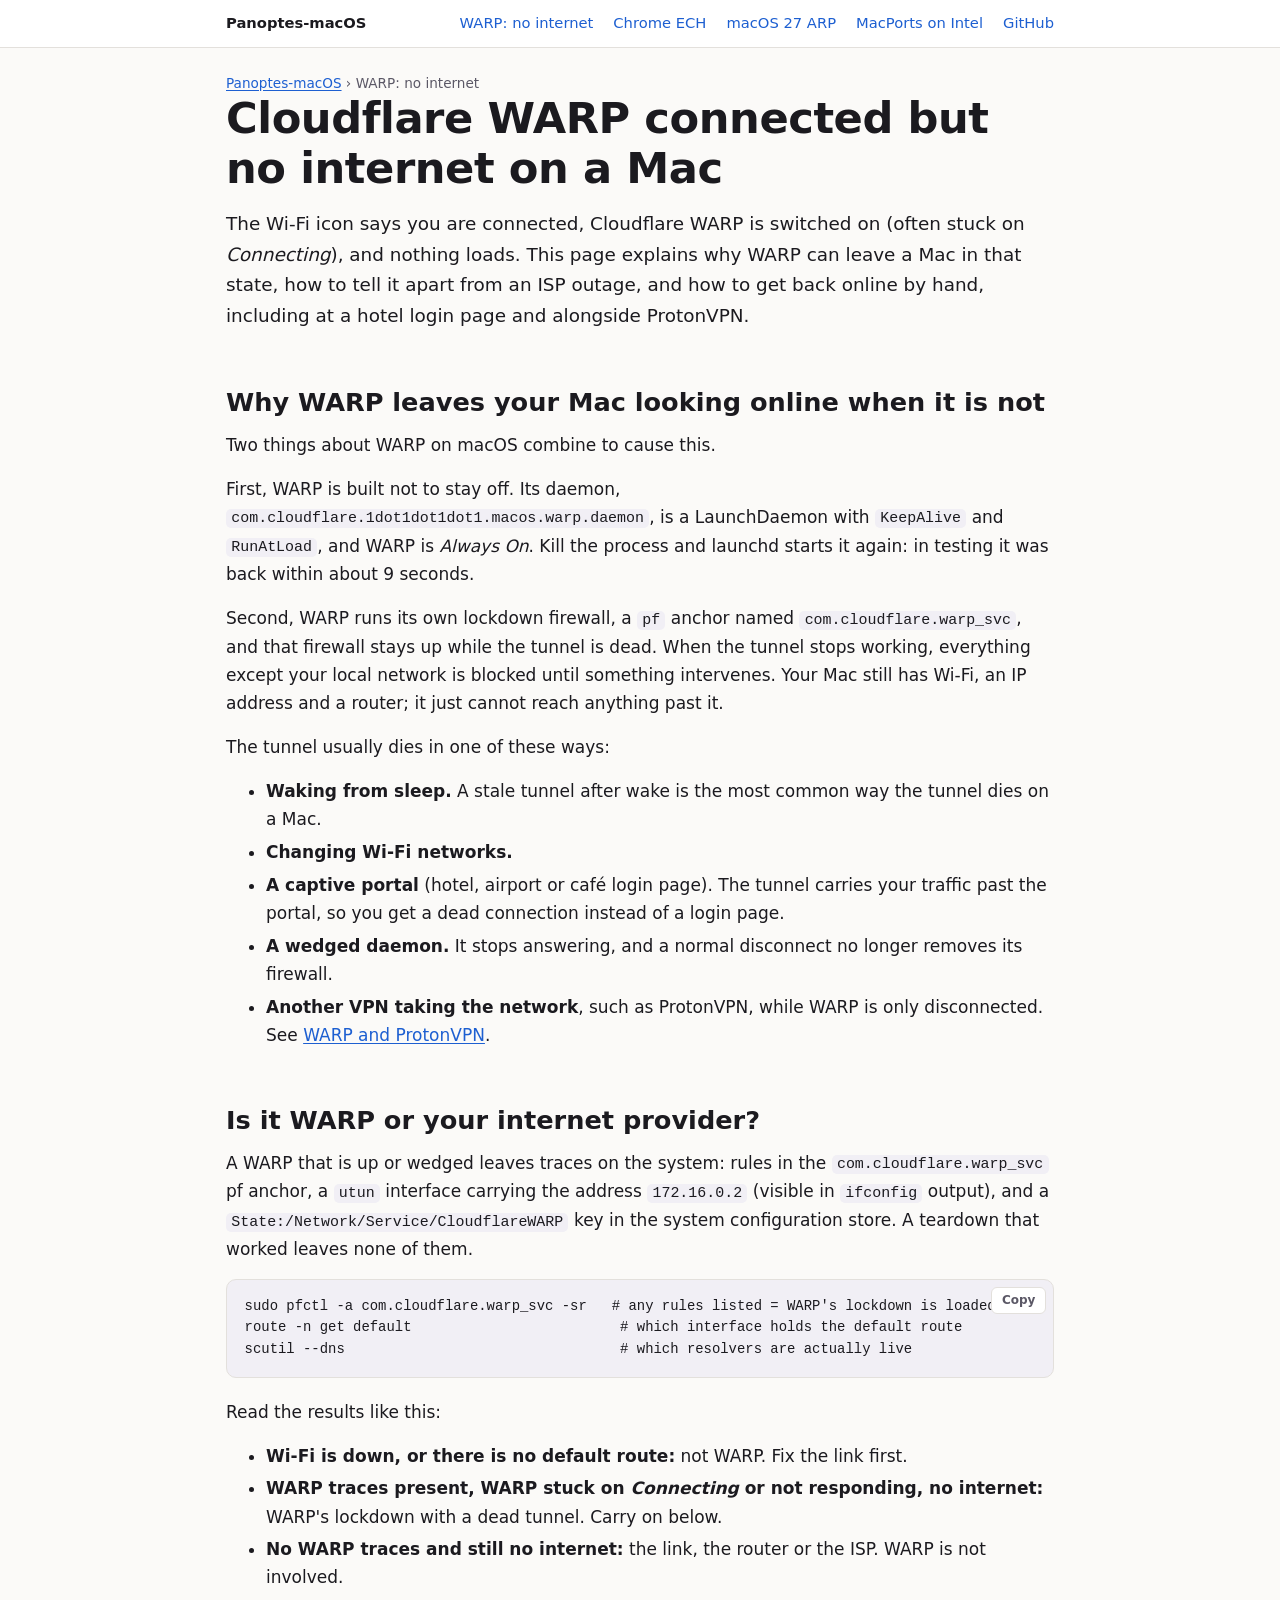
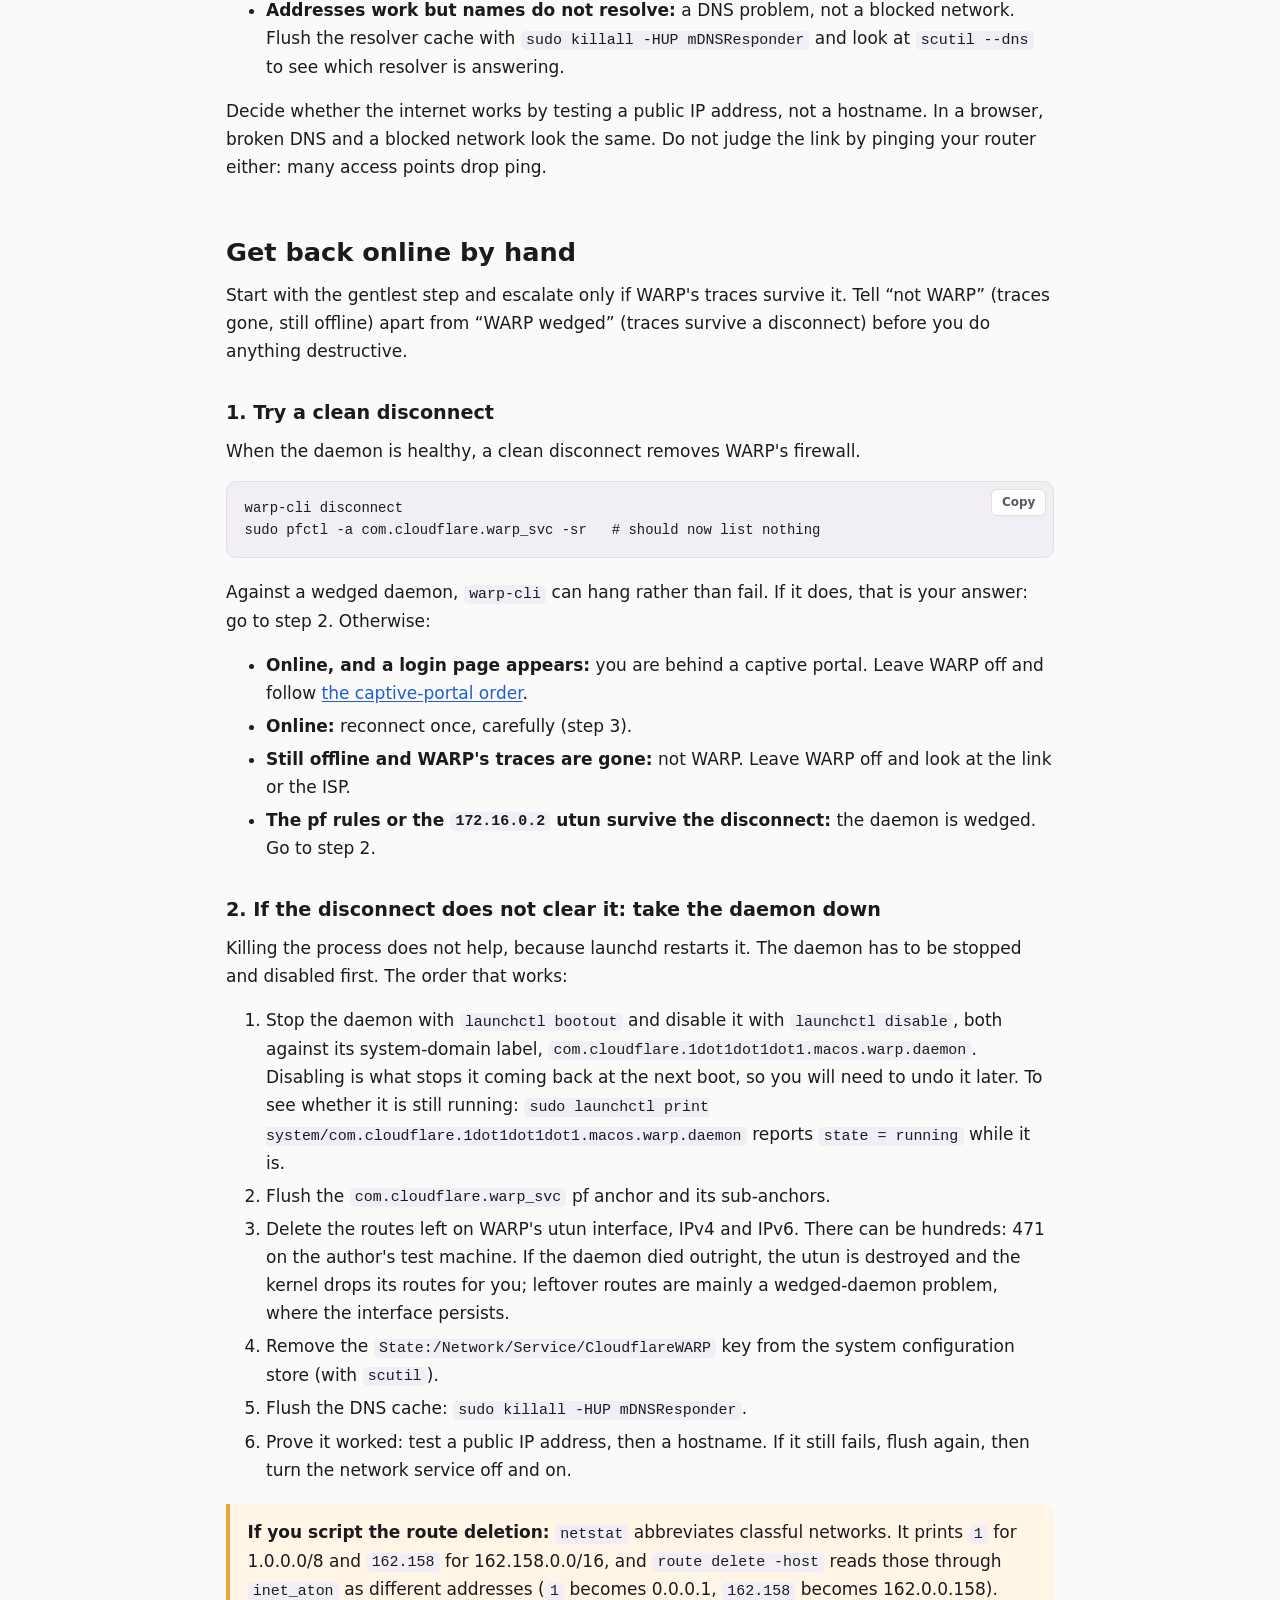
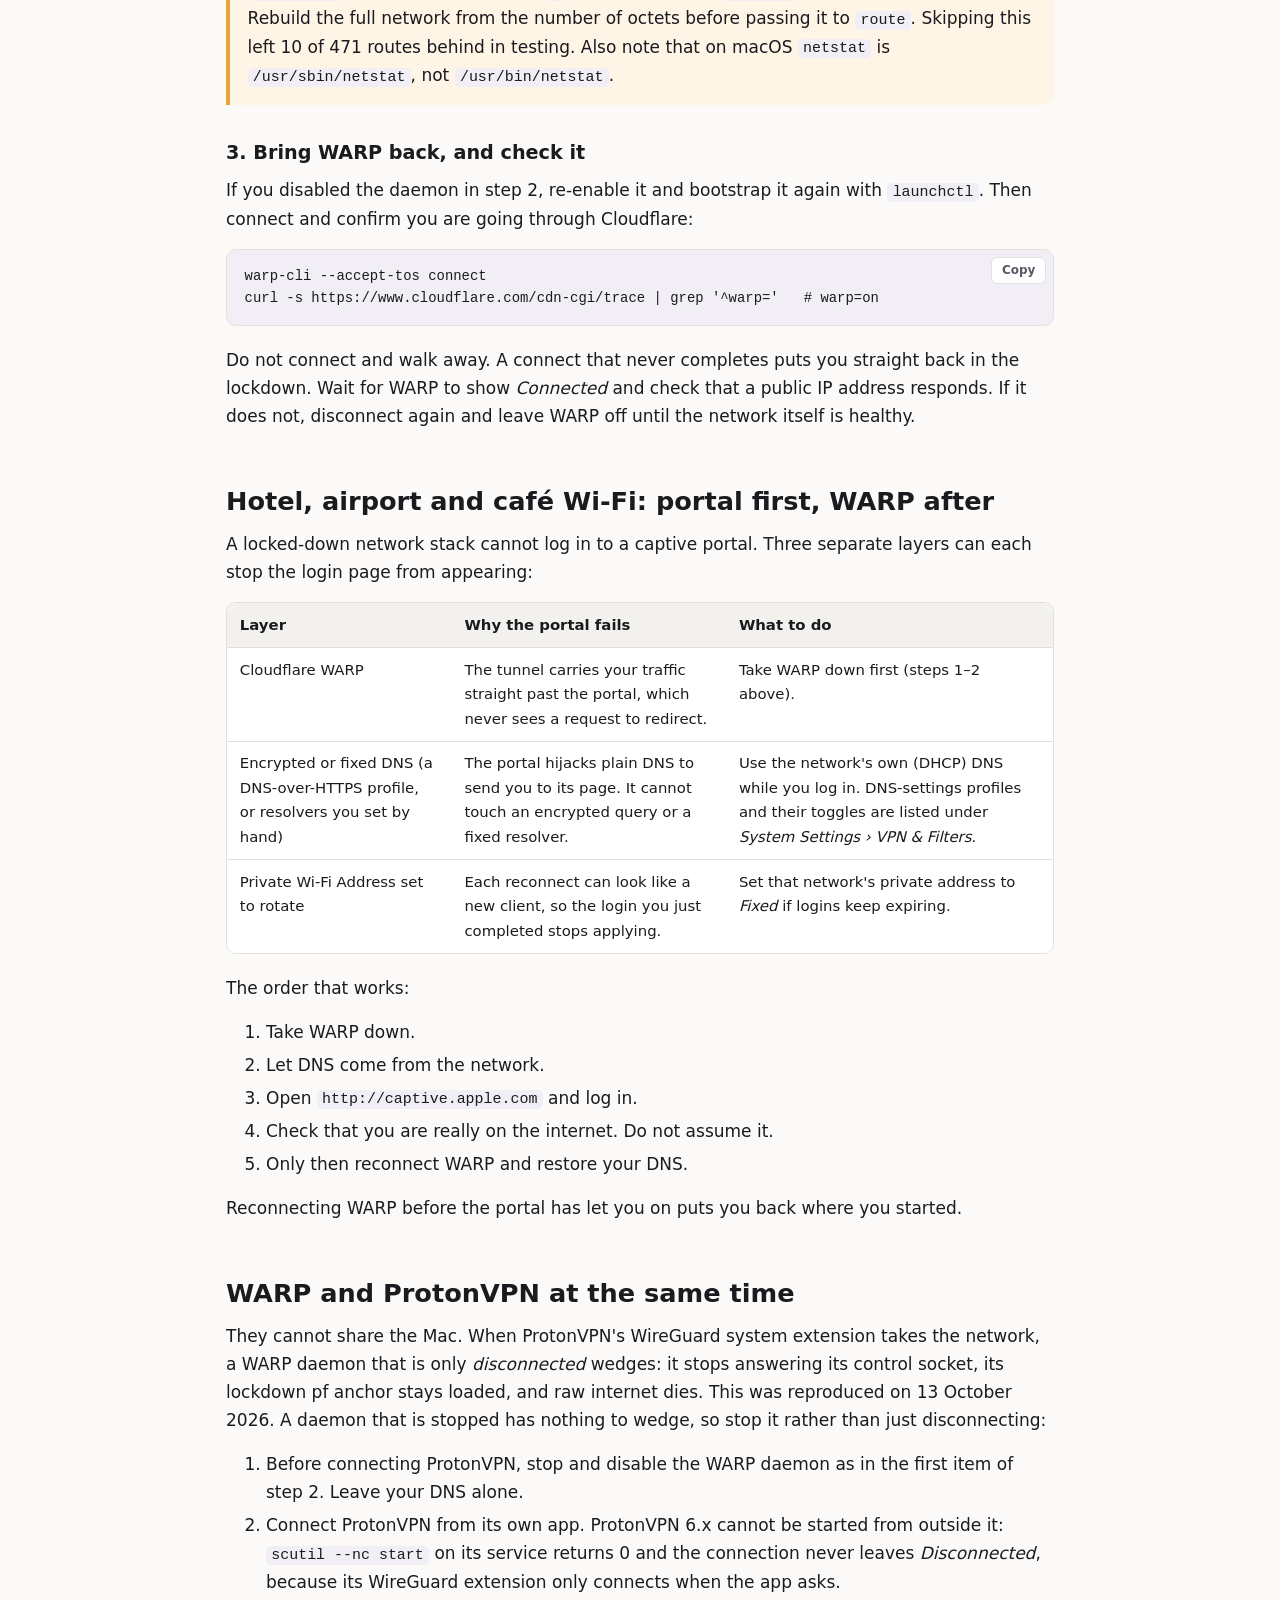
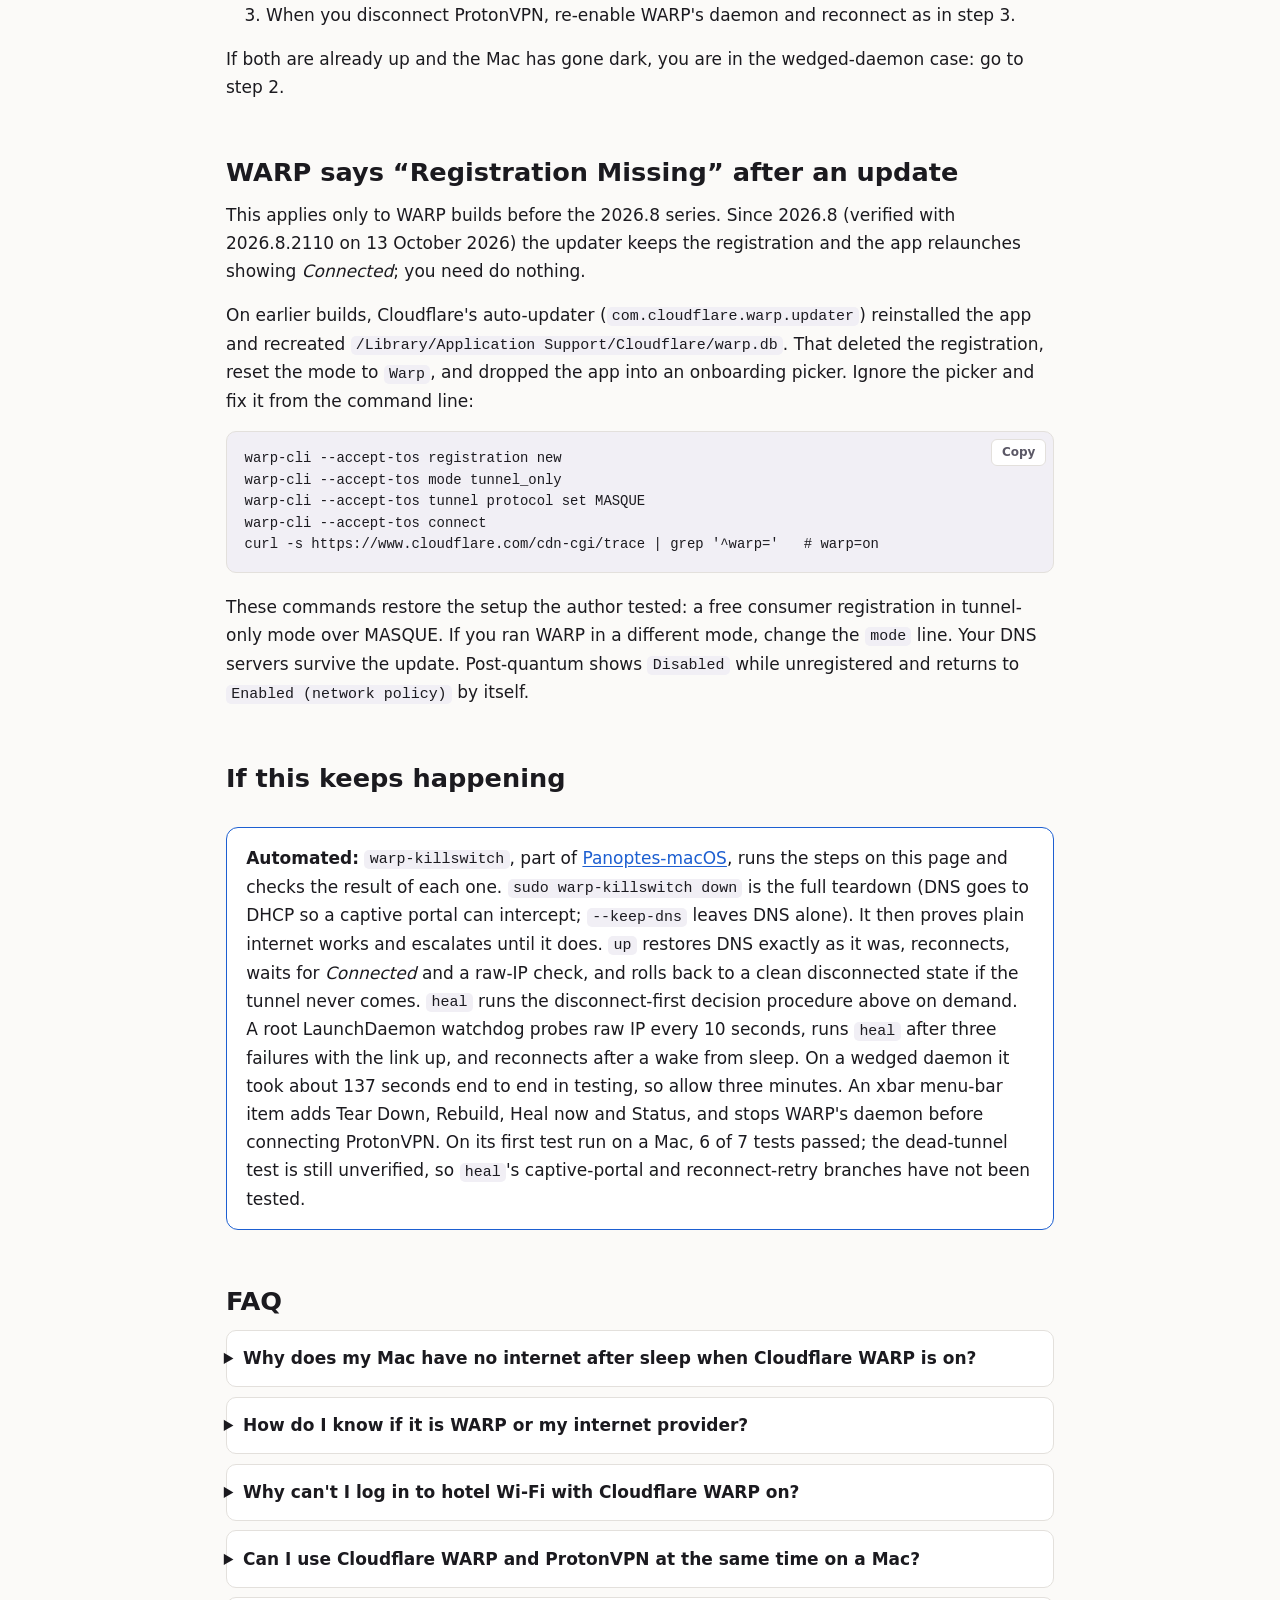
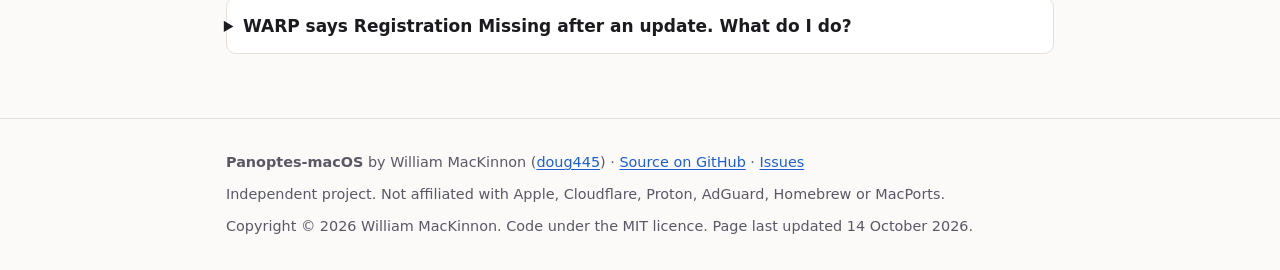
<file: cloudflare-warp-connected-no-internet-mac/index.html>
<!doctype html>
<html lang="en">
<head>
<meta charset="utf-8">
<meta name="viewport" content="width=device-width, initial-scale=1">
<title>Cloudflare WARP Connected but No Internet on Mac: Fix</title>
<meta name="description" content="Cloudflare WARP can leave a Mac with Wi-Fi but no internet: its pf firewall stays up with a dead tunnel. How to confirm it and get back online by hand.">
<link rel="canonical" href="https://doug445.github.io/Panoptes-macOS/cloudflare-warp-connected-no-internet-mac/">
<meta name="author" content="William MacKinnon">
<meta name="robots" content="index, follow, max-image-preview:large">
<meta name="color-scheme" content="light dark">
<link rel="stylesheet" href="../style.css">
<meta property="og:type" content="article">
<meta property="og:site_name" content="Panoptes-macOS">
<meta property="og:title" content="Cloudflare WARP Connected but No Internet on Mac: Fix">
<meta property="og:description" content="Cloudflare WARP can leave a Mac with Wi-Fi but no internet: its pf firewall stays up with a dead tunnel. How to confirm it and get back online by hand.">
<meta property="og:url" content="https://doug445.github.io/Panoptes-macOS/cloudflare-warp-connected-no-internet-mac/">
<meta property="og:image" content="https://doug445.github.io/Panoptes-macOS/card.png">
<meta property="og:image:width" content="1200">
<meta property="og:image:height" content="630">
<meta property="article:published_time" content="2026-10-14">
<meta property="article:modified_time" content="2026-10-14">
<meta name="twitter:card" content="summary_large_image">
<script type="application/ld+json">
{
  "@context": "https://schema.org",
  "@graph": [
    {
      "@type": "TechArticle",
      "headline": "Cloudflare WARP connected but no internet on a Mac",
      "description": "Cloudflare WARP can leave a Mac with Wi-Fi but no internet: its pf firewall stays up with a dead tunnel. How to confirm it and get back online by hand.",
      "datePublished": "2026-10-14",
      "dateModified": "2026-10-14",
      "image": "https://doug445.github.io/Panoptes-macOS/card.png",
      "author": { "@type": "Person", "name": "William MacKinnon", "url": "https://github.com/doug445" },
      "mainEntityOfPage": "https://doug445.github.io/Panoptes-macOS/cloudflare-warp-connected-no-internet-mac/",
      "about": { "@type": "SoftwareApplication", "name": "Panoptes-macOS", "url": "https://doug445.github.io/Panoptes-macOS/", "applicationCategory": "SecurityApplication", "operatingSystem": "macOS" }
    },
    {
      "@type": "BreadcrumbList",
      "itemListElement": [
        { "@type": "ListItem", "position": 1, "name": "Panoptes-macOS", "item": "https://doug445.github.io/Panoptes-macOS/" },
        { "@type": "ListItem", "position": 2, "name": "WARP: no internet", "item": "https://doug445.github.io/Panoptes-macOS/cloudflare-warp-connected-no-internet-mac/" }
      ]
    },
    {
      "@type": "FAQPage",
      "mainEntity": [
        { "@type": "Question", "name": "Why does my Mac have no internet after sleep when Cloudflare WARP is on?", "acceptedAnswer": { "@type": "Answer", "text": "A stale tunnel after wake is the most common way WARP's tunnel dies on a Mac, and WARP's lockdown firewall (the pf anchor com.cloudflare.warp_svc) stays up while the tunnel is dead, so everything except your local network is blocked. Disconnect WARP first. If its firewall rules survive the disconnect, the daemon is wedged and has to be stopped and disabled before the rules can be cleared." } },
        { "@type": "Question", "name": "How do I know if it is WARP or my internet provider?", "acceptedAnswer": { "@type": "Answer", "text": "Look for WARP's traces: rules in the com.cloudflare.warp_svc pf anchor and a utun interface with the address 172.16.0.2. If they are there and WARP is stuck on Connecting, it is WARP. If they are gone and you are still offline, or you are still offline after a clean disconnect, it is the link, the router or the ISP." } },
        { "@type": "Question", "name": "Why can't I log in to hotel Wi-Fi with Cloudflare WARP on?", "acceptedAnswer": { "@type": "Answer", "text": "The tunnel carries your traffic straight past the captive portal, so the portal never sees a request to redirect and you get a dead connection instead of a login page. Encrypted or fixed DNS also stops the portal from hijacking your lookups. Take WARP down first, use the network's own DNS, log in at http://captive.apple.com, check that you are really online, and only then reconnect WARP." } },
        { "@type": "Question", "name": "Can I use Cloudflare WARP and ProtonVPN at the same time on a Mac?", "acceptedAnswer": { "@type": "Answer", "text": "No. When ProtonVPN's WireGuard extension takes the network, a WARP daemon that is merely disconnected can wedge with its lockdown firewall still loaded, and the Mac loses its internet connection. Stop and disable the WARP daemon before connecting ProtonVPN, and bring WARP back after ProtonVPN is disconnected." } },
        { "@type": "Question", "name": "WARP says Registration Missing after an update. What do I do?", "acceptedAnswer": { "@type": "Answer", "text": "This only happens on WARP builds before the 2026.8 series; current builds keep the registration across updates. On an older build, ignore the onboarding picker, create a new registration with warp-cli, set the mode and tunnel protocol again, connect, and check that the Cloudflare trace page reports warp=on." } }
      ]
    }
  ]
}
</script>
</head>
<body>

<nav class="sitenav" aria-label="Site">
  <div class="wrap">
    <a class="brand" href="../">Panoptes-macOS</a>
    <a href="../cloudflare-warp-connected-no-internet-mac/">WARP: no internet</a>
    <a href="../chrome-ech-not-working-macos/">Chrome ECH</a>
    <a href="../macos-27-arp-table-empty/">macOS 27 ARP</a>
    <a href="../homebrew-intel-mac-macports/">MacPorts on Intel</a>
    <a href="https://github.com/doug445/Panoptes-macOS">GitHub</a>
  </div>
</nav>

<main class="wrap">
<p class="crumbs"><a href="../">Panoptes-macOS</a> › WARP: no internet</p>
<h1>Cloudflare WARP connected but no internet on a Mac</h1>
<p class="lede">The Wi-Fi icon says you are connected, Cloudflare WARP is switched on (often stuck on <em>Connecting</em>), and nothing loads. This page explains why WARP can leave a Mac in that state, how to tell it apart from an ISP outage, and how to get back online by hand, including at a hotel login page and alongside ProtonVPN.</p>

<h2 id="why">Why WARP leaves your Mac looking online when it is not</h2>
<p>Two things about WARP on macOS combine to cause this.</p>
<p>First, WARP is built not to stay off. Its daemon, <code>com.cloudflare.1dot1dot1dot1.macos.warp.daemon</code>, is a LaunchDaemon with <code>KeepAlive</code> and <code>RunAtLoad</code>, and WARP is <em>Always On</em>. Kill the process and launchd starts it again: in testing it was back within about 9 seconds.</p>
<p>Second, WARP runs its own lockdown firewall, a <code>pf</code> anchor named <code>com.cloudflare.warp_svc</code>, and that firewall stays up while the tunnel is dead. When the tunnel stops working, everything except your local network is blocked until something intervenes. Your Mac still has Wi-Fi, an IP address and a router; it just cannot reach anything past it.</p>
<p>The tunnel usually dies in one of these ways:</p>
<ul>
  <li><strong>Waking from sleep.</strong> A stale tunnel after wake is the most common way the tunnel dies on a Mac.</li>
  <li><strong>Changing Wi-Fi networks.</strong></li>
  <li><strong>A captive portal</strong> (hotel, airport or café login page). The tunnel carries your traffic past the portal, so you get a dead connection instead of a login page.</li>
  <li><strong>A wedged daemon.</strong> It stops answering, and a normal disconnect no longer removes its firewall.</li>
  <li><strong>Another VPN taking the network</strong>, such as ProtonVPN, while WARP is only disconnected. See <a href="#protonvpn">WARP and ProtonVPN</a>.</li>
</ul>

<h2 id="is-it-warp">Is it WARP or your internet provider?</h2>
<p>A WARP that is up or wedged leaves traces on the system: rules in the <code>com.cloudflare.warp_svc</code> pf anchor, a <code>utun</code> interface carrying the address <code>172.16.0.2</code> (visible in <code>ifconfig</code> output), and a <code>State:/Network/Service/CloudflareWARP</code> key in the system configuration store. A teardown that worked leaves none of them.</p>
<div class="codeblock"><pre><code>sudo pfctl -a com.cloudflare.warp_svc -sr   # any rules listed = WARP's lockdown is loaded
route -n get default                         # which interface holds the default route
scutil --dns                                 # which resolvers are actually live</code></pre></div>
<p>Read the results like this:</p>
<ul>
  <li><strong>Wi-Fi is down, or there is no default route:</strong> not WARP. Fix the link first.</li>
  <li><strong>WARP traces present, WARP stuck on <em>Connecting</em> or not responding, no internet:</strong> WARP's lockdown with a dead tunnel. Carry on below.</li>
  <li><strong>No WARP traces and still no internet:</strong> the link, the router or the ISP. WARP is not involved.</li>
  <li><strong>Addresses work but names do not resolve:</strong> a DNS problem, not a blocked network. Flush the resolver cache with <code>sudo killall -HUP mDNSResponder</code> and look at <code>scutil --dns</code> to see which resolver is answering.</li>
</ul>
<p>Decide whether the internet works by testing a public IP address, not a hostname. In a browser, broken DNS and a blocked network look the same. Do not judge the link by pinging your router either: many access points drop ping.</p>

<h2 id="manual-fix">Get back online by hand</h2>
<p>Start with the gentlest step and escalate only if WARP's traces survive it. Tell “not WARP” (traces gone, still offline) apart from “WARP wedged” (traces survive a disconnect) before you do anything destructive.</p>

<h3>1. Try a clean disconnect</h3>
<p>When the daemon is healthy, a clean disconnect removes WARP's firewall.</p>
<div class="codeblock"><pre><code>warp-cli disconnect
sudo pfctl -a com.cloudflare.warp_svc -sr   # should now list nothing</code></pre></div>
<p>Against a wedged daemon, <code>warp-cli</code> can hang rather than fail. If it does, that is your answer: go to step 2. Otherwise:</p>
<ul>
  <li><strong>Online, and a login page appears:</strong> you are behind a captive portal. Leave WARP off and follow <a href="#captive-portal">the captive-portal order</a>.</li>
  <li><strong>Online:</strong> reconnect once, carefully (step 3).</li>
  <li><strong>Still offline and WARP's traces are gone:</strong> not WARP. Leave WARP off and look at the link or the ISP.</li>
  <li><strong>The pf rules or the <code>172.16.0.2</code> utun survive the disconnect:</strong> the daemon is wedged. Go to step 2.</li>
</ul>

<h3>2. If the disconnect does not clear it: take the daemon down</h3>
<p>Killing the process does not help, because launchd restarts it. The daemon has to be stopped and disabled first. The order that works:</p>
<ol>
  <li>Stop the daemon with <code>launchctl bootout</code> and disable it with <code>launchctl disable</code>, both against its system-domain label, <code>com.cloudflare.1dot1dot1dot1.macos.warp.daemon</code>. Disabling is what stops it coming back at the next boot, so you will need to undo it later. To see whether it is still running: <code>sudo launchctl print system/com.cloudflare.1dot1dot1dot1.macos.warp.daemon</code> reports <code>state = running</code> while it is.</li>
  <li>Flush the <code>com.cloudflare.warp_svc</code> pf anchor and its sub-anchors.</li>
  <li>Delete the routes left on WARP's utun interface, IPv4 and IPv6. There can be hundreds: 471 on the author's test machine. If the daemon died outright, the utun is destroyed and the kernel drops its routes for you; leftover routes are mainly a wedged-daemon problem, where the interface persists.</li>
  <li>Remove the <code>State:/Network/Service/CloudflareWARP</code> key from the system configuration store (with <code>scutil</code>).</li>
  <li>Flush the DNS cache: <code>sudo killall -HUP mDNSResponder</code>.</li>
  <li>Prove it worked: test a public IP address, then a hostname. If it still fails, flush again, then turn the network service off and on.</li>
</ol>
<div class="note"><p><strong>If you script the route deletion:</strong> <code>netstat</code> abbreviates classful networks. It prints <code>1</code> for 1.0.0.0/8 and <code>162.158</code> for 162.158.0.0/16, and <code>route delete -host</code> reads those through <code>inet_aton</code> as different addresses (<code>1</code> becomes 0.0.0.1, <code>162.158</code> becomes 162.0.0.158). Rebuild the full network from the number of octets before passing it to <code>route</code>. Skipping this left 10 of 471 routes behind in testing. Also note that on macOS <code>netstat</code> is <code>/usr/sbin/netstat</code>, not <code>/usr/bin/netstat</code>.</p></div>

<h3>3. Bring WARP back, and check it</h3>
<p>If you disabled the daemon in step 2, re-enable it and bootstrap it again with <code>launchctl</code>. Then connect and confirm you are going through Cloudflare:</p>
<div class="codeblock"><pre><code>warp-cli --accept-tos connect
curl -s https://www.cloudflare.com/cdn-cgi/trace | grep '^warp='   # warp=on</code></pre></div>
<p>Do not connect and walk away. A connect that never completes puts you straight back in the lockdown. Wait for WARP to show <em>Connected</em> and check that a public IP address responds. If it does not, disconnect again and leave WARP off until the network itself is healthy.</p>

<h2 id="captive-portal">Hotel, airport and café Wi-Fi: portal first, WARP after</h2>
<p>A locked-down network stack cannot log in to a captive portal. Three separate layers can each stop the login page from appearing:</p>
<div class="table-scroll"><table>
  <thead><tr><th>Layer</th><th>Why the portal fails</th><th>What to do</th></tr></thead>
  <tbody>
    <tr><td>Cloudflare WARP</td><td>The tunnel carries your traffic straight past the portal, which never sees a request to redirect.</td><td>Take WARP down first (steps 1–2 above).</td></tr>
    <tr><td>Encrypted or fixed DNS (a DNS-over-HTTPS profile, or resolvers you set by hand)</td><td>The portal hijacks plain DNS to send you to its page. It cannot touch an encrypted query or a fixed resolver.</td><td>Use the network's own (DHCP) DNS while you log in. DNS-settings profiles and their toggles are listed under <em>System Settings › VPN &amp; Filters</em>.</td></tr>
    <tr><td>Private Wi-Fi Address set to rotate</td><td>Each reconnect can look like a new client, so the login you just completed stops applying.</td><td>Set that network's private address to <em>Fixed</em> if logins keep expiring.</td></tr>
  </tbody>
</table></div>
<p>The order that works:</p>
<ol>
  <li>Take WARP down.</li>
  <li>Let DNS come from the network.</li>
  <li>Open <code>http://captive.apple.com</code> and log in.</li>
  <li>Check that you are really on the internet. Do not assume it.</li>
  <li>Only then reconnect WARP and restore your DNS.</li>
</ol>
<p>Reconnecting WARP before the portal has let you on puts you back where you started.</p>

<h2 id="protonvpn">WARP and ProtonVPN at the same time</h2>
<p>They cannot share the Mac. When ProtonVPN's WireGuard system extension takes the network, a WARP daemon that is only <em>disconnected</em> wedges: it stops answering its control socket, its lockdown pf anchor stays loaded, and raw internet dies. This was reproduced on 13 October 2026. A daemon that is stopped has nothing to wedge, so stop it rather than just disconnecting:</p>
<ol>
  <li>Before connecting ProtonVPN, stop and disable the WARP daemon as in the first item of step 2. Leave your DNS alone.</li>
  <li>Connect ProtonVPN from its own app. ProtonVPN 6.x cannot be started from outside it: <code>scutil --nc start</code> on its service returns 0 and the connection never leaves <em>Disconnected</em>, because its WireGuard extension only connects when the app asks.</li>
  <li>When you disconnect ProtonVPN, re-enable WARP's daemon and reconnect as in step 3.</li>
</ol>
<p>If both are already up and the Mac has gone dark, you are in the wedged-daemon case: go to step 2.</p>

<h2 id="registration-missing">WARP says “Registration Missing” after an update</h2>
<p>This applies only to WARP builds before the 2026.8 series. Since 2026.8 (verified with 2026.8.2110 on 13 October 2026) the updater keeps the registration and the app relaunches showing <em>Connected</em>; you need do nothing.</p>
<p>On earlier builds, Cloudflare's auto-updater (<code>com.cloudflare.warp.updater</code>) reinstalled the app and recreated <code>/Library/Application Support/Cloudflare/warp.db</code>. That deleted the registration, reset the mode to <code>Warp</code>, and dropped the app into an onboarding picker. Ignore the picker and fix it from the command line:</p>
<div class="codeblock"><pre><code>warp-cli --accept-tos registration new
warp-cli --accept-tos mode tunnel_only
warp-cli --accept-tos tunnel protocol set MASQUE
warp-cli --accept-tos connect
curl -s https://www.cloudflare.com/cdn-cgi/trace | grep '^warp='   # warp=on</code></pre></div>
<p>These commands restore the setup the author tested: a free consumer registration in tunnel-only mode over MASQUE. If you ran WARP in a different mode, change the <code>mode</code> line. Your DNS servers survive the update. Post-quantum shows <code>Disabled</code> while unregistered and returns to <code>Enabled (network policy)</code> by itself.</p>

<h2 id="automated">If this keeps happening</h2>
<div class="tool"><p><strong>Automated:</strong> <code>warp-killswitch</code>, part of <a href="https://github.com/doug445/Panoptes-macOS">Panoptes-macOS</a>, runs the steps on this page and checks the result of each one. <code>sudo warp-killswitch down</code> is the full teardown (DNS goes to DHCP so a captive portal can intercept; <code>--keep-dns</code> leaves DNS alone). It then proves plain internet works and escalates until it does. <code>up</code> restores DNS exactly as it was, reconnects, waits for <em>Connected</em> and a raw-IP check, and rolls back to a clean disconnected state if the tunnel never comes. <code>heal</code> runs the disconnect-first decision procedure above on demand. A root LaunchDaemon watchdog probes raw IP every 10 seconds, runs <code>heal</code> after three failures with the link up, and reconnects after a wake from sleep. On a wedged daemon it took about 137 seconds end to end in testing, so allow three minutes. An xbar menu-bar item adds Tear Down, Rebuild, Heal now and Status, and stops WARP's daemon before connecting ProtonVPN. On its first test run on a Mac, 6 of 7 tests passed; the dead-tunnel test is still unverified, so <code>heal</code>'s captive-portal and reconnect-retry branches have not been tested.</p></div>

<h2 id="faq">FAQ</h2>
<details><summary>Why does my Mac have no internet after sleep when Cloudflare WARP is on?</summary><p>A stale tunnel after wake is the most common way WARP's tunnel dies on a Mac, and WARP's lockdown firewall (the pf anchor com.cloudflare.warp_svc) stays up while the tunnel is dead, so everything except your local network is blocked. Disconnect WARP first. If its firewall rules survive the disconnect, the daemon is wedged and has to be stopped and disabled before the rules can be cleared.</p></details>
<details><summary>How do I know if it is WARP or my internet provider?</summary><p>Look for WARP's traces: rules in the com.cloudflare.warp_svc pf anchor and a utun interface with the address 172.16.0.2. If they are there and WARP is stuck on Connecting, it is WARP. If they are gone and you are still offline, or you are still offline after a clean disconnect, it is the link, the router or the ISP.</p></details>
<details><summary>Why can't I log in to hotel Wi-Fi with Cloudflare WARP on?</summary><p>The tunnel carries your traffic straight past the captive portal, so the portal never sees a request to redirect and you get a dead connection instead of a login page. Encrypted or fixed DNS also stops the portal from hijacking your lookups. Take WARP down first, use the network's own DNS, log in at http://captive.apple.com, check that you are really online, and only then reconnect WARP.</p></details>
<details><summary>Can I use Cloudflare WARP and ProtonVPN at the same time on a Mac?</summary><p>No. When ProtonVPN's WireGuard extension takes the network, a WARP daemon that is merely disconnected can wedge with its lockdown firewall still loaded, and the Mac loses its internet connection. Stop and disable the WARP daemon before connecting ProtonVPN, and bring WARP back after ProtonVPN is disconnected.</p></details>
<details><summary>WARP says Registration Missing after an update. What do I do?</summary><p>This only happens on WARP builds before the 2026.8 series; current builds keep the registration across updates. On an older build, ignore the onboarding picker, create a new registration with warp-cli, set the mode and tunnel protocol again, connect, and check that the Cloudflare trace page reports warp=on.</p></details>

</main>

<footer>
  <div class="wrap">
    <p><strong>Panoptes-macOS</strong> by William MacKinnon
      (<a href="https://github.com/doug445">doug445</a>) ·
      <a href="https://github.com/doug445/Panoptes-macOS">Source on GitHub</a> ·
      <a href="https://github.com/doug445/Panoptes-macOS/issues">Issues</a></p>
    <p>Independent project. Not affiliated with Apple, Cloudflare, Proton, AdGuard, Homebrew or MacPorts.</p>
    <p>Copyright © 2026 William MacKinnon. Code under the MIT licence. Page last updated 14 October 2026.</p>
  </div>
</footer>

<script>
document.querySelectorAll('.codeblock').forEach(function (block) {
  var btn = document.createElement('button');
  btn.className = 'copy'; btn.type = 'button'; btn.textContent = 'Copy';
  btn.addEventListener('click', function () {
    navigator.clipboard.writeText(block.querySelector('code').innerText).then(function () {
      btn.textContent = 'Copied'; setTimeout(function () { btn.textContent = 'Copy'; }, 1500);
    }).catch(function () { btn.textContent = 'Select + copy'; });
  });
  block.appendChild(btn);
});
</script>
</body>
</html>
</file>
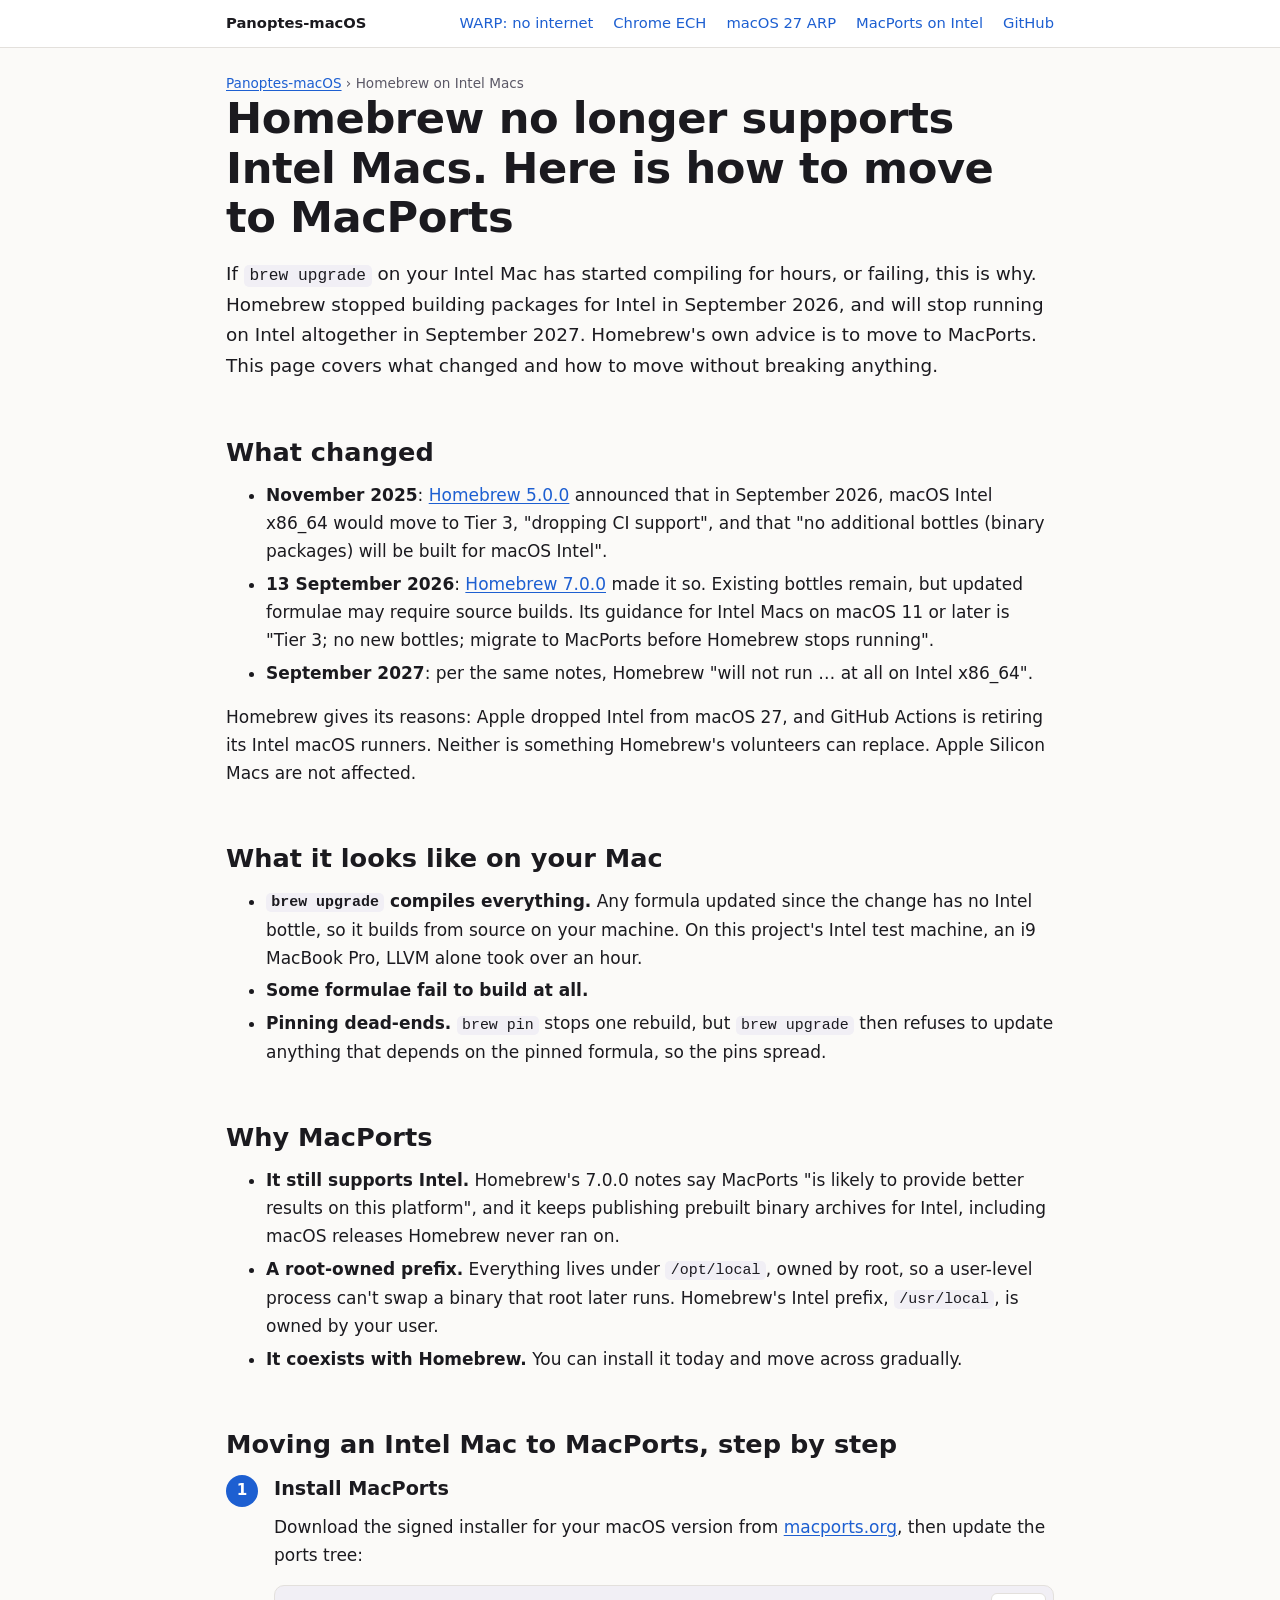
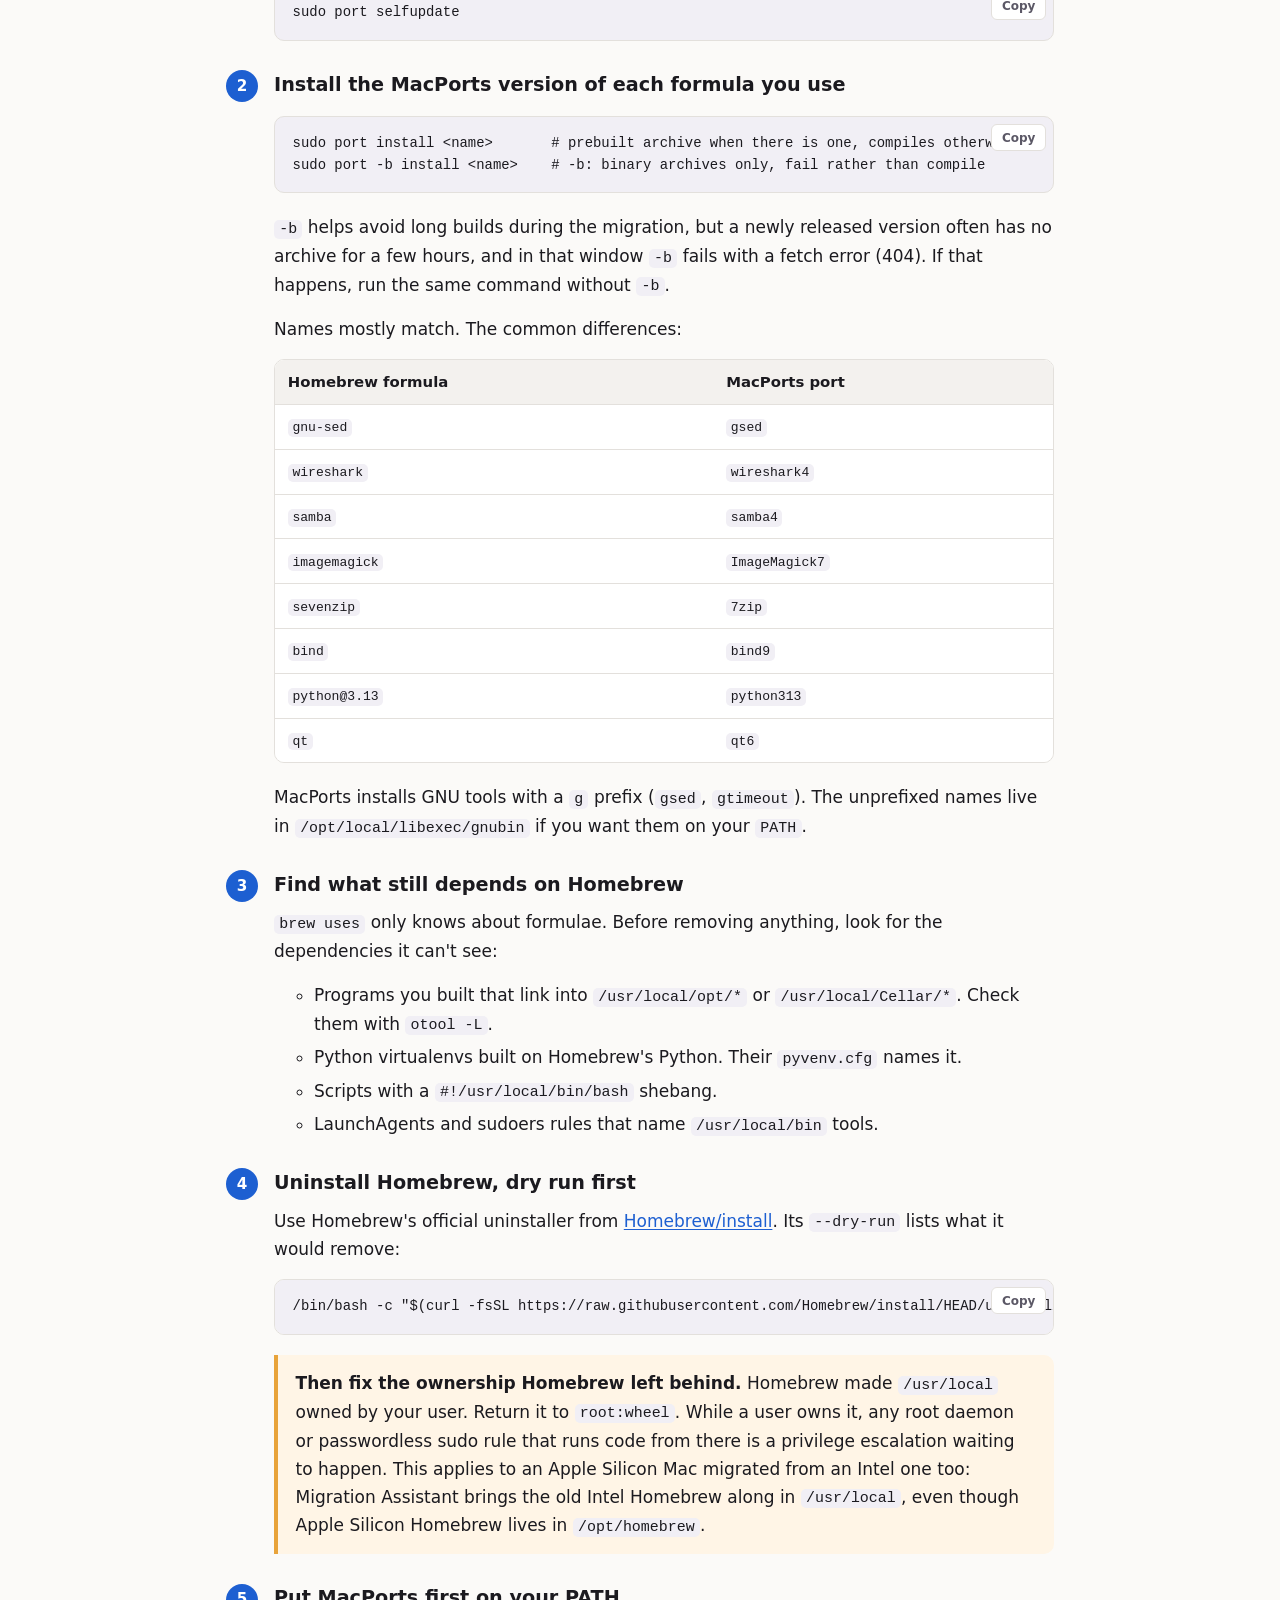
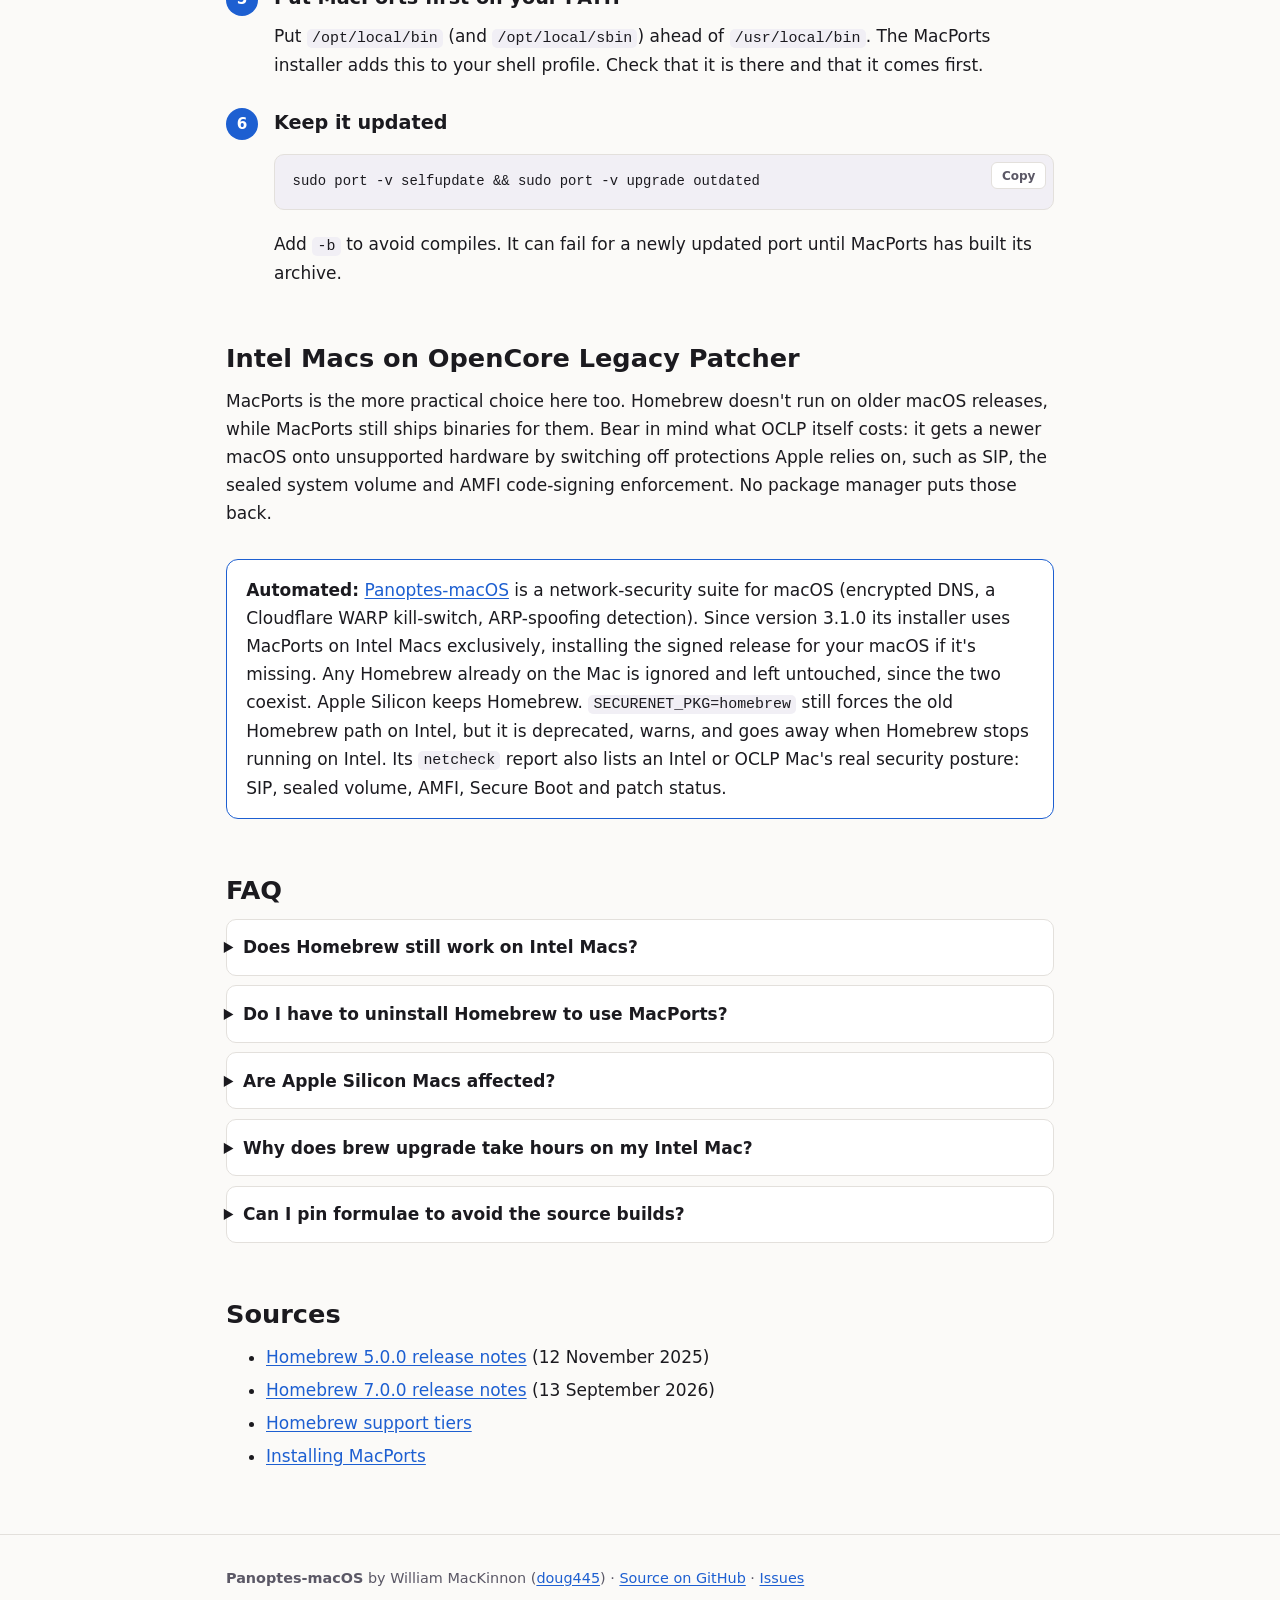
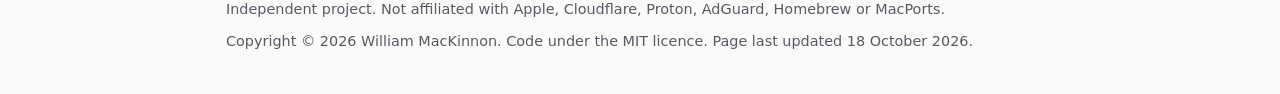
<file: homebrew-intel-mac-macports/index.html>
<!doctype html>
<html lang="en">
<head>
<meta charset="utf-8">
<meta name="viewport" content="width=device-width, initial-scale=1">
<title>Homebrew dropped Intel Macs: moving to MacPorts (2026)</title>
<meta name="description" content="Homebrew moved Intel Macs to Tier 3 in September 2026: no new bottles, hours-long source builds, and an end date in 2027. How to move an Intel Mac to MacPorts safely.">
<link rel="canonical" href="https://doug445.github.io/Panoptes-macOS/homebrew-intel-mac-macports/">
<meta name="author" content="William MacKinnon">
<meta name="robots" content="index, follow, max-image-preview:large">
<meta name="color-scheme" content="light dark">
<link rel="stylesheet" href="../style.css">
<meta property="og:type" content="article">
<meta property="og:site_name" content="Panoptes-macOS">
<meta property="og:title" content="Homebrew dropped Intel Macs: moving to MacPorts (2026)">
<meta property="og:description" content="Homebrew moved Intel Macs to Tier 3 in September 2026: no new bottles, hours-long source builds, and an end date in 2027. How to move an Intel Mac to MacPorts safely.">
<meta property="og:url" content="https://doug445.github.io/Panoptes-macOS/homebrew-intel-mac-macports/">
<meta property="og:image" content="https://doug445.github.io/Panoptes-macOS/card.png">
<meta property="og:image:width" content="1200">
<meta property="og:image:height" content="630">
<meta property="article:published_time" content="2026-10-14">
<meta property="article:modified_time" content="2026-10-18">
<meta name="twitter:card" content="summary_large_image">
<script type="application/ld+json">
{
  "@context": "https://schema.org",
  "@graph": [
    {
      "@type": "TechArticle",
      "headline": "Homebrew no longer supports Intel Macs. Here is how to move to MacPorts",
      "description": "Homebrew moved Intel Macs to Tier 3 in September 2026: no new bottles, hours-long source builds, and an end date in 2027. How to move an Intel Mac to MacPorts safely.",
      "datePublished": "2026-10-14",
      "dateModified": "2026-10-18",
      "image": "https://doug445.github.io/Panoptes-macOS/card.png",
      "author": { "@type": "Person", "name": "William MacKinnon", "url": "https://github.com/doug445" },
      "mainEntityOfPage": "https://doug445.github.io/Panoptes-macOS/homebrew-intel-mac-macports/",
      "about": { "@type": "SoftwareApplication", "name": "Panoptes-macOS", "url": "https://doug445.github.io/Panoptes-macOS/", "applicationCategory": "SecurityApplication", "operatingSystem": "macOS" }
    },
    {
      "@type": "BreadcrumbList",
      "itemListElement": [
        { "@type": "ListItem", "position": 1, "name": "Panoptes-macOS", "item": "https://doug445.github.io/Panoptes-macOS/" },
        { "@type": "ListItem", "position": 2, "name": "Homebrew on Intel Macs", "item": "https://doug445.github.io/Panoptes-macOS/homebrew-intel-mac-macports/" }
      ]
    },
    {
      "@type": "FAQPage",
      "mainEntity": [
        { "@type": "Question", "name": "Does Homebrew still work on Intel Macs?", "acceptedAnswer": { "@type": "Answer", "text": "Yes, for now. Since September 2026 Intel macOS is Tier 3: existing bottles remain, but no new ones are built, so updated formulae may compile from source. Homebrew says it will stop running on Intel in September 2027." } },
        { "@type": "Question", "name": "Do I have to uninstall Homebrew to use MacPorts?", "acceptedAnswer": { "@type": "Answer", "text": "No. MacPorts installs into its own root-owned prefix, /opt/local, and coexists with Homebrew in /usr/local. Put /opt/local/bin first on your PATH and move tools across at your own pace." } },
        { "@type": "Question", "name": "Are Apple Silicon Macs affected?", "acceptedAnswer": { "@type": "Answer", "text": "No. Homebrew on Apple Silicon is unchanged and keeps building bottles. The change applies to Intel x86_64 Macs only." } },
        { "@type": "Question", "name": "Why does brew upgrade take hours on my Intel Mac?", "acceptedAnswer": { "@type": "Answer", "text": "Because no new Intel bottles are being built, so any formula updated since the change compiles from source on your machine. Large dependencies such as LLVM can take over an hour on their own." } },
        { "@type": "Question", "name": "Can I pin formulae to avoid the source builds?", "acceptedAnswer": { "@type": "Answer", "text": "Only briefly. brew upgrade then refuses to update anything that depends on a pinned formula, so pinning spreads until little updates at all." } }
      ]
    }
  ]
}
</script>
</head>
<body>

<nav class="sitenav" aria-label="Site">
  <div class="wrap">
    <a class="brand" href="../">Panoptes-macOS</a>
    <a href="../cloudflare-warp-connected-no-internet-mac/">WARP: no internet</a>
    <a href="../chrome-ech-not-working-macos/">Chrome ECH</a>
    <a href="../macos-27-arp-table-empty/">macOS 27 ARP</a>
    <a href="../homebrew-intel-mac-macports/">MacPorts on Intel</a>
    <a href="https://github.com/doug445/Panoptes-macOS">GitHub</a>
  </div>
</nav>

<main class="wrap">
<p class="crumbs"><a href="../">Panoptes-macOS</a> › Homebrew on Intel Macs</p>
<h1>Homebrew no longer supports Intel Macs. Here is how to move to MacPorts</h1>
<p class="lede">
  If <code>brew upgrade</code> on your Intel Mac has started compiling for hours, or failing, this
  is why. Homebrew stopped building packages for Intel in September 2026, and will stop running
  on Intel altogether in September 2027. Homebrew's own advice is to move to MacPorts. This page
  covers what changed and how to move without breaking anything.
</p>

<h2 id="what-changed">What changed</h2>
<ul>
  <li><strong>November 2025</strong>:
    <a href="https://brew.sh/2025/11/12/homebrew-5.0.0">Homebrew 5.0.0</a> announced that in
    September 2026, macOS Intel x86_64 would move to Tier 3, "dropping CI support", and that "no
    additional bottles (binary packages) will be built for macOS Intel".</li>
  <li><strong>13 September 2026</strong>:
    <a href="https://brew.sh/2026/09/13/homebrew-7.0.0/">Homebrew 7.0.0</a> made it so. Existing
    bottles remain, but updated formulae may require source builds. Its guidance for Intel Macs on
    macOS 11 or later is "Tier 3; no new bottles; migrate to MacPorts before Homebrew stops
    running".</li>
  <li><strong>September 2027</strong>: per the same notes, Homebrew "will not run … at all on
    Intel x86_64".</li>
</ul>
<p>
  Homebrew gives its reasons: Apple dropped Intel from macOS 27, and GitHub Actions is retiring its
  Intel macOS runners. Neither is something Homebrew's volunteers can replace. Apple Silicon Macs
  are not affected.
</p>

<h2 id="symptoms">What it looks like on your Mac</h2>
<ul>
  <li><strong><code>brew upgrade</code> compiles everything.</strong> Any formula updated since
    the change has no Intel bottle, so it builds from source on your machine. On this project's
    Intel test machine, an i9 MacBook Pro, LLVM alone took over an hour.</li>
  <li><strong>Some formulae fail to build at all.</strong></li>
  <li><strong>Pinning dead-ends.</strong> <code>brew pin</code> stops one rebuild, but
    <code>brew upgrade</code> then refuses to update anything that depends on the pinned formula,
    so the pins spread.</li>
</ul>

<h2 id="why-macports">Why MacPorts</h2>
<ul>
  <li><strong>It still supports Intel.</strong> Homebrew's 7.0.0 notes say MacPorts "is likely to
    provide better results on this platform", and it keeps publishing prebuilt binary archives for
    Intel, including macOS releases Homebrew never ran on.</li>
  <li><strong>A root-owned prefix.</strong> Everything lives under <code>/opt/local</code>, owned
    by root, so a user-level process can't swap a binary that root later runs. Homebrew's Intel
    prefix, <code>/usr/local</code>, is owned by your user.</li>
  <li><strong>It coexists with Homebrew.</strong> You can install it today and move across
    gradually.</li>
</ul>

<h2 id="migrate">Moving an Intel Mac to MacPorts, step by step</h2>
<ol class="steps">
  <li>
    <h3>Install MacPorts</h3>
    <p>Download the signed installer for your macOS version from
      <a href="https://www.macports.org/install.php">macports.org</a>, then update the ports
      tree:</p>
<div class="codeblock"><pre><code>sudo port selfupdate</code></pre></div>
  </li>
  <li>
    <h3>Install the MacPorts version of each formula you use</h3>
<div class="codeblock"><pre><code>sudo port install &lt;name&gt;       # prebuilt archive when there is one, compiles otherwise
sudo port -b install &lt;name&gt;    # -b: binary archives only, fail rather than compile</code></pre></div>
    <p><code>-b</code> helps avoid long builds during the migration, but a newly released version
      often has no archive for a few hours, and in that window <code>-b</code> fails with a fetch
      error (404). If that happens, run the same command without <code>-b</code>.</p>
    <p>Names mostly match. The common differences:</p>
    <div class="table-scroll"><table>
      <thead><tr><th>Homebrew formula</th><th>MacPorts port</th></tr></thead>
      <tbody>
        <tr><td><code>gnu-sed</code></td><td><code>gsed</code></td></tr>
        <tr><td><code>wireshark</code></td><td><code>wireshark4</code></td></tr>
        <tr><td><code>samba</code></td><td><code>samba4</code></td></tr>
        <tr><td><code>imagemagick</code></td><td><code>ImageMagick7</code></td></tr>
        <tr><td><code>sevenzip</code></td><td><code>7zip</code></td></tr>
        <tr><td><code>bind</code></td><td><code>bind9</code></td></tr>
        <tr><td><code>python@3.13</code></td><td><code>python313</code></td></tr>
        <tr><td><code>qt</code></td><td><code>qt6</code></td></tr>
      </tbody>
    </table></div>
    <p>MacPorts installs GNU tools with a <code>g</code> prefix (<code>gsed</code>,
      <code>gtimeout</code>). The unprefixed names live in
      <code>/opt/local/libexec/gnubin</code> if you want them on your <code>PATH</code>.</p>
  </li>
  <li>
    <h3>Find what still depends on Homebrew</h3>
    <p><code>brew uses</code> only knows about formulae. Before removing anything, look for the
      dependencies it can't see:</p>
    <ul>
      <li>Programs you built that link into <code>/usr/local/opt/*</code> or
        <code>/usr/local/Cellar/*</code>. Check them with <code>otool -L</code>.</li>
      <li>Python virtualenvs built on Homebrew's Python. Their <code>pyvenv.cfg</code> names
        it.</li>
      <li>Scripts with a <code>#!/usr/local/bin/bash</code> shebang.</li>
      <li>LaunchAgents and sudoers rules that name <code>/usr/local/bin</code> tools.</li>
    </ul>
  </li>
  <li>
    <h3>Uninstall Homebrew, dry run first</h3>
    <p>Use Homebrew's official uninstaller from
      <a href="https://github.com/Homebrew/install">Homebrew/install</a>. Its
      <code>--dry-run</code> lists what it would remove:</p>
<div class="codeblock"><pre><code>/bin/bash -c "$(curl -fsSL https://raw.githubusercontent.com/Homebrew/install/HEAD/uninstall.sh)" -- --dry-run</code></pre></div>
    <div class="note"><p><strong>Then fix the ownership Homebrew left behind.</strong> Homebrew
      made <code>/usr/local</code> owned by your user. Return it to <code>root:wheel</code>. While
      a user owns it, any root daemon or passwordless sudo rule that runs code from there is a
      privilege escalation waiting to happen. This applies to an Apple Silicon Mac migrated from
      an Intel one too: Migration Assistant brings the old Intel Homebrew along in
      <code>/usr/local</code>, even though Apple Silicon Homebrew lives in
      <code>/opt/homebrew</code>.</p></div>
  </li>
  <li>
    <h3>Put MacPorts first on your PATH</h3>
    <p>Put <code>/opt/local/bin</code> (and <code>/opt/local/sbin</code>) ahead of
      <code>/usr/local/bin</code>. The MacPorts installer adds this to your shell profile. Check
      that it is there and that it comes first.</p>
  </li>
  <li>
    <h3>Keep it updated</h3>
<div class="codeblock"><pre><code>sudo port -v selfupdate &amp;&amp; sudo port -v upgrade outdated</code></pre></div>
    <p>Add <code>-b</code> to avoid compiles. It can fail for a newly updated port until MacPorts
      has built its archive.</p>
  </li>
</ol>

<h2 id="oclp">Intel Macs on OpenCore Legacy Patcher</h2>
<p>
  MacPorts is the more practical choice here too. Homebrew doesn't run on older macOS releases,
  while MacPorts still ships binaries for them. Bear in mind what OCLP itself costs: it gets a
  newer macOS onto unsupported hardware by switching off protections Apple relies on, such as
  SIP, the sealed system volume and AMFI code-signing enforcement. No package manager puts those
  back.
</p>

<div class="tool"><p><strong>Automated:</strong>
  <a href="https://github.com/doug445/Panoptes-macOS">Panoptes-macOS</a>
  is a network-security suite for macOS (encrypted DNS, a Cloudflare WARP kill-switch, ARP-spoofing
  detection). Since version 3.1.0 its installer uses MacPorts on Intel Macs exclusively,
  installing the signed release for your macOS if it's missing. Any Homebrew already on the Mac
  is ignored and left untouched, since the two coexist. Apple Silicon keeps Homebrew.
  <code>SECURENET_PKG=homebrew</code> still forces the old Homebrew path on Intel, but it is
  deprecated, warns, and goes away when Homebrew stops running on Intel. Its <code>netcheck</code>
  report also lists an Intel or OCLP Mac's real security posture: SIP, sealed volume, AMFI,
  Secure Boot and patch status.</p></div>

<h2 id="faq">FAQ</h2>
<details>
  <summary>Does Homebrew still work on Intel Macs?</summary>
  <p>Yes, for now. Since September 2026 Intel macOS is Tier 3: existing bottles remain, but no
    new ones are built, so updated formulae may compile from source. Homebrew says it will stop
    running on Intel in September 2027.</p>
</details>
<details>
  <summary>Do I have to uninstall Homebrew to use MacPorts?</summary>
  <p>No. MacPorts installs into its own root-owned prefix, /opt/local, and coexists with Homebrew
    in /usr/local. Put /opt/local/bin first on your PATH and move tools across at your own
    pace.</p>
</details>
<details>
  <summary>Are Apple Silicon Macs affected?</summary>
  <p>No. Homebrew on Apple Silicon is unchanged and keeps building bottles. The change applies to
    Intel x86_64 Macs only.</p>
</details>
<details>
  <summary>Why does brew upgrade take hours on my Intel Mac?</summary>
  <p>Because no new Intel bottles are being built, so any formula updated since the change
    compiles from source on your machine. Large dependencies such as LLVM can take over an hour on
    their own.</p>
</details>
<details>
  <summary>Can I pin formulae to avoid the source builds?</summary>
  <p>Only briefly. brew upgrade then refuses to update anything that depends on a pinned formula,
    so pinning spreads until little updates at all.</p>
</details>

<h2 id="sources">Sources</h2>
<ul>
  <li><a href="https://brew.sh/2025/11/12/homebrew-5.0.0">Homebrew 5.0.0 release notes</a> (12 November 2025)</li>
  <li><a href="https://brew.sh/2026/09/13/homebrew-7.0.0/">Homebrew 7.0.0 release notes</a> (13 September 2026)</li>
  <li><a href="https://docs.brew.sh/Support-Tiers">Homebrew support tiers</a></li>
  <li><a href="https://www.macports.org/install.php">Installing MacPorts</a></li>
</ul>
</main>

<footer>
  <div class="wrap">
    <p><strong>Panoptes-macOS</strong> by William MacKinnon
      (<a href="https://github.com/doug445">doug445</a>) ·
      <a href="https://github.com/doug445/Panoptes-macOS">Source on GitHub</a> ·
      <a href="https://github.com/doug445/Panoptes-macOS/issues">Issues</a></p>
    <p>Independent project. Not affiliated with Apple, Cloudflare, Proton, AdGuard, Homebrew or MacPorts.</p>
    <p>Copyright © 2026 William MacKinnon. Code under the MIT licence. Page last updated 18 October 2026.</p>
  </div>
</footer>

<script>
document.querySelectorAll('.codeblock').forEach(function (block) {
  var btn = document.createElement('button');
  btn.className = 'copy'; btn.type = 'button'; btn.textContent = 'Copy';
  btn.addEventListener('click', function () {
    navigator.clipboard.writeText(block.querySelector('code').innerText).then(function () {
      btn.textContent = 'Copied'; setTimeout(function () { btn.textContent = 'Copy'; }, 1500);
    }).catch(function () { btn.textContent = 'Select + copy'; });
  });
  block.appendChild(btn);
});
</script>
</body>
</html>
</file>
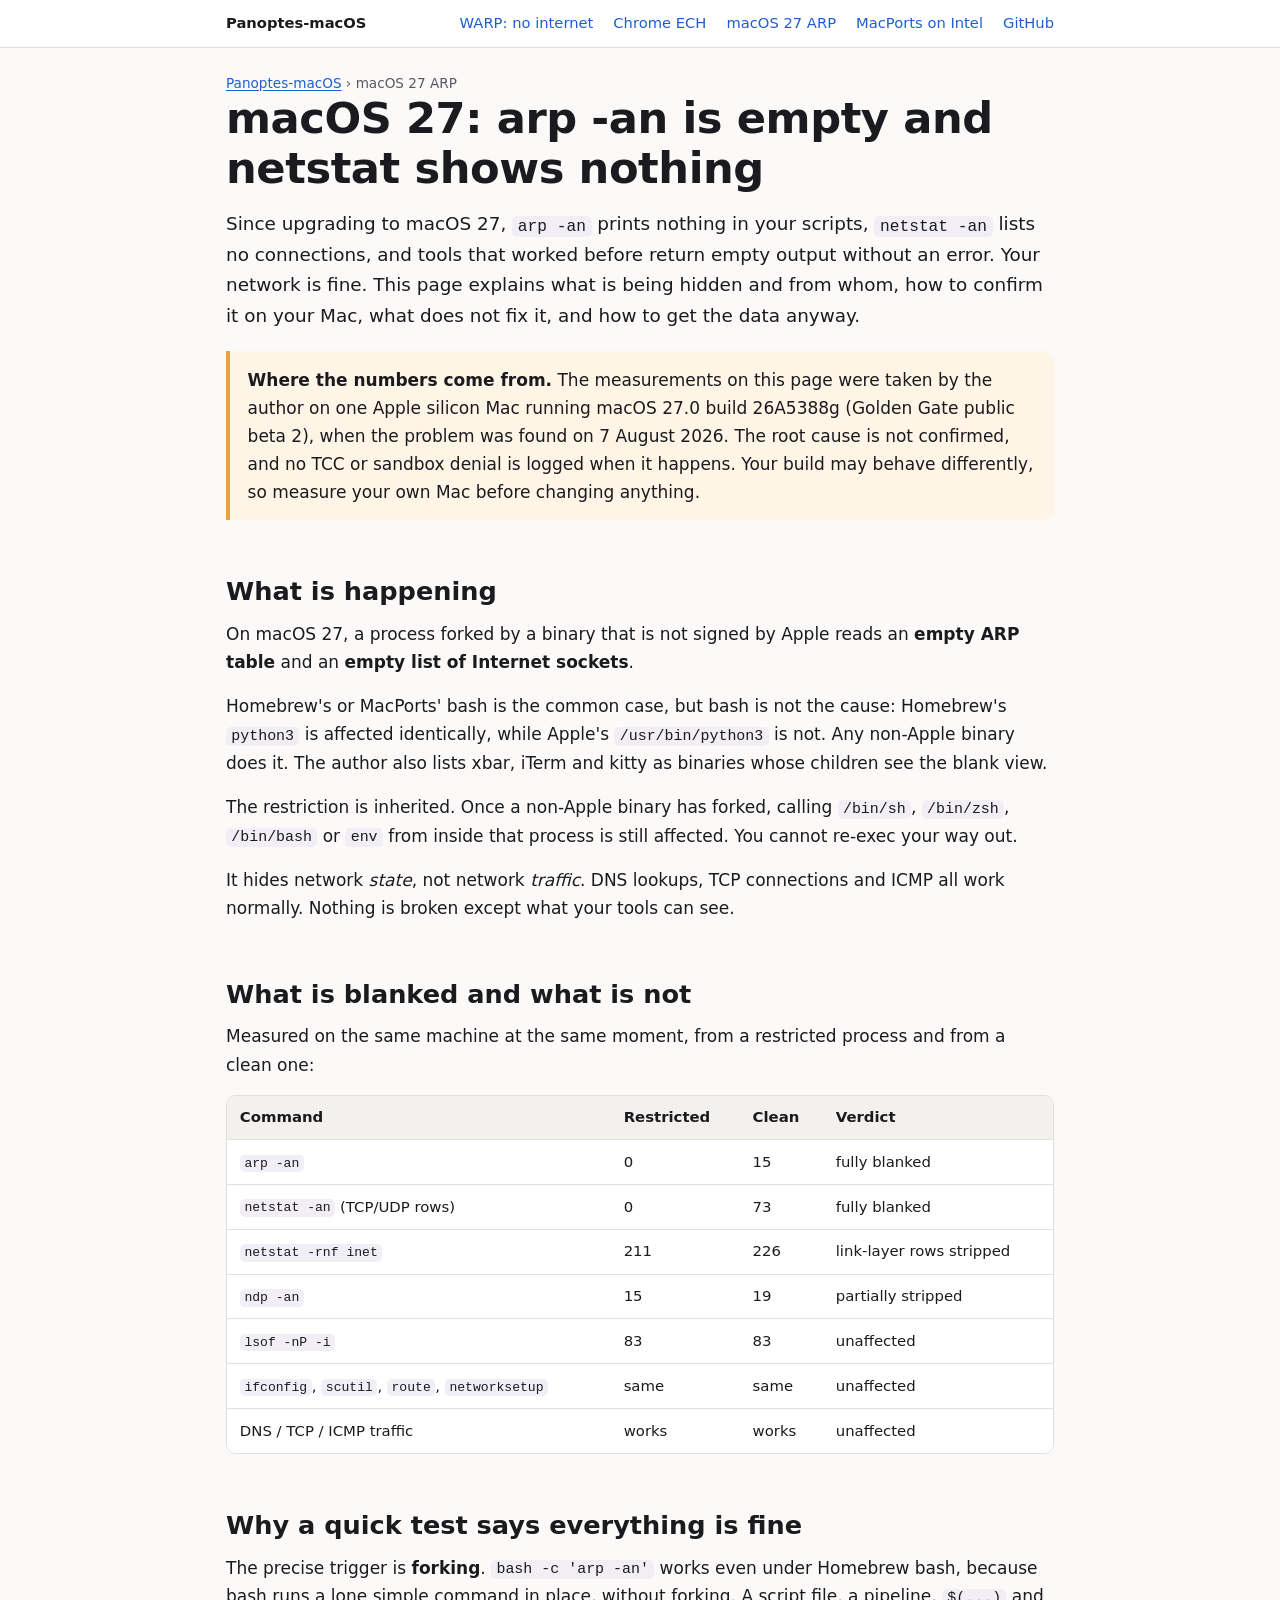
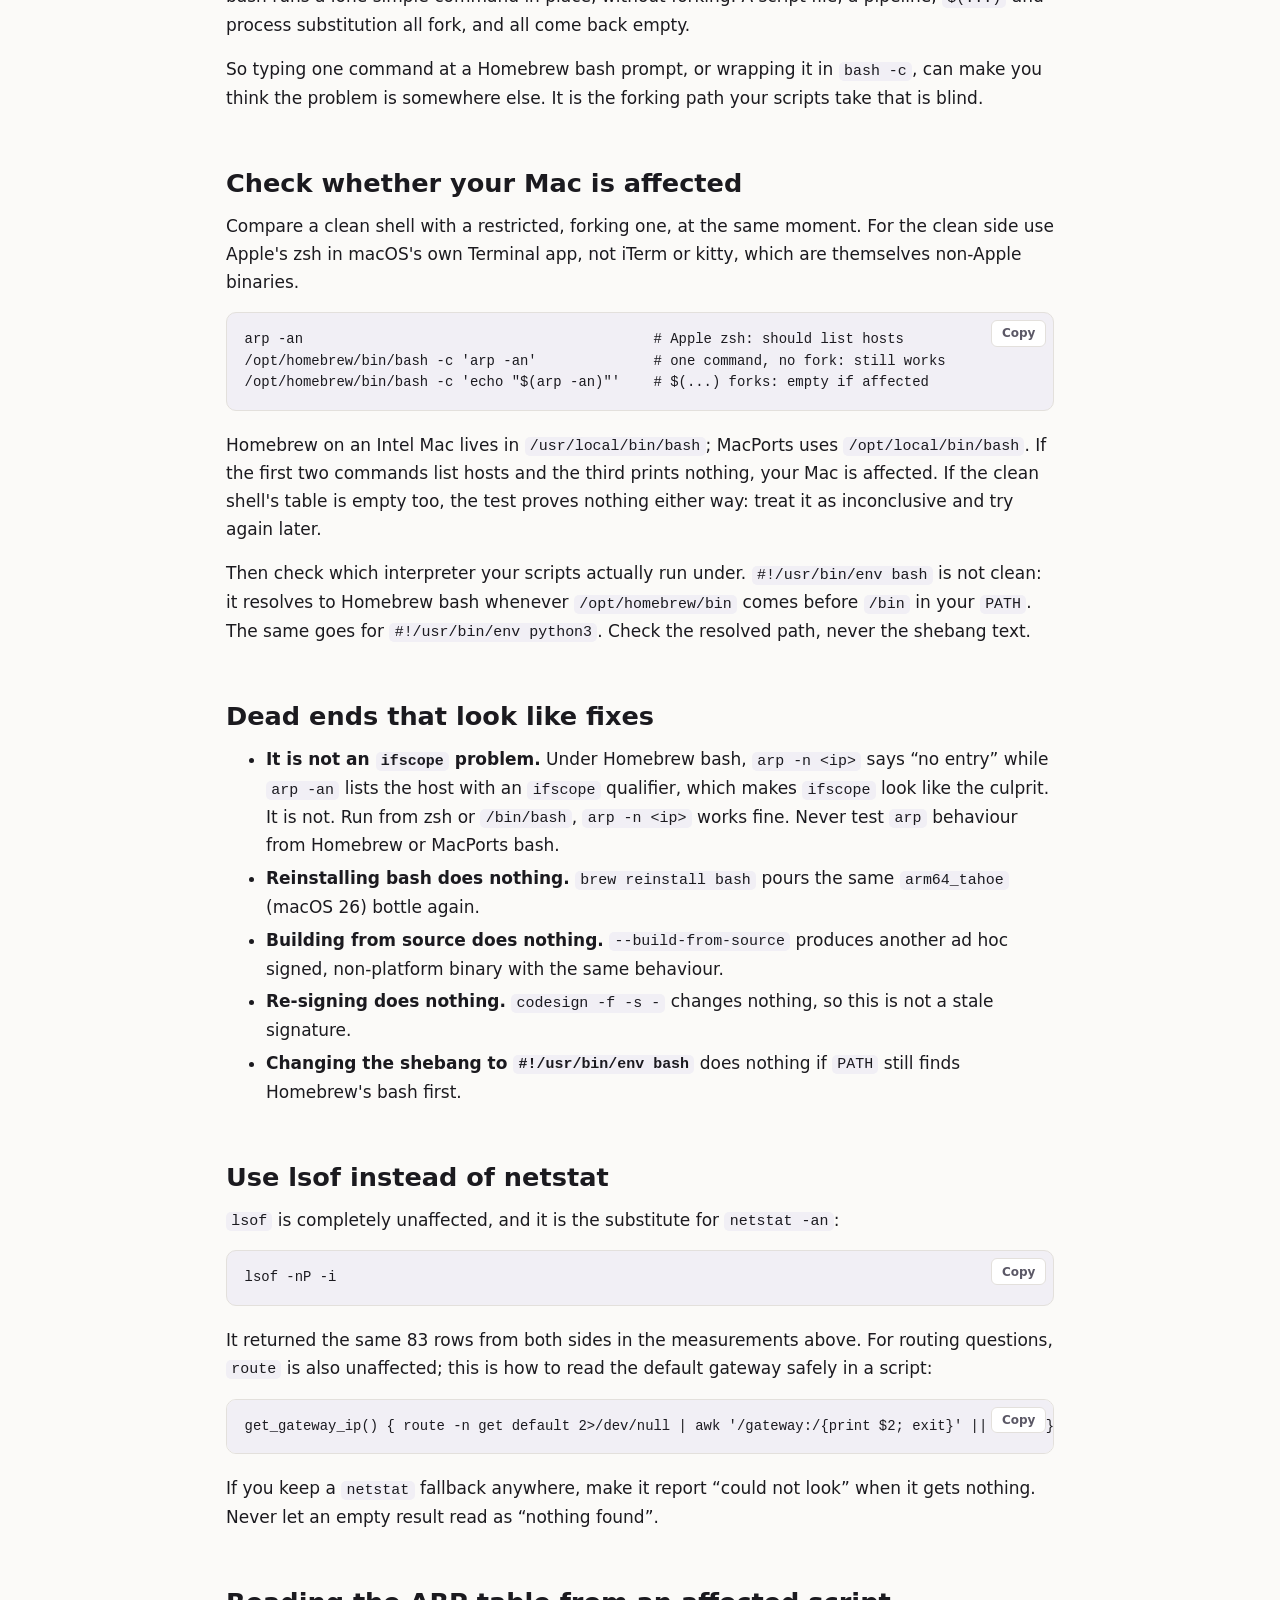
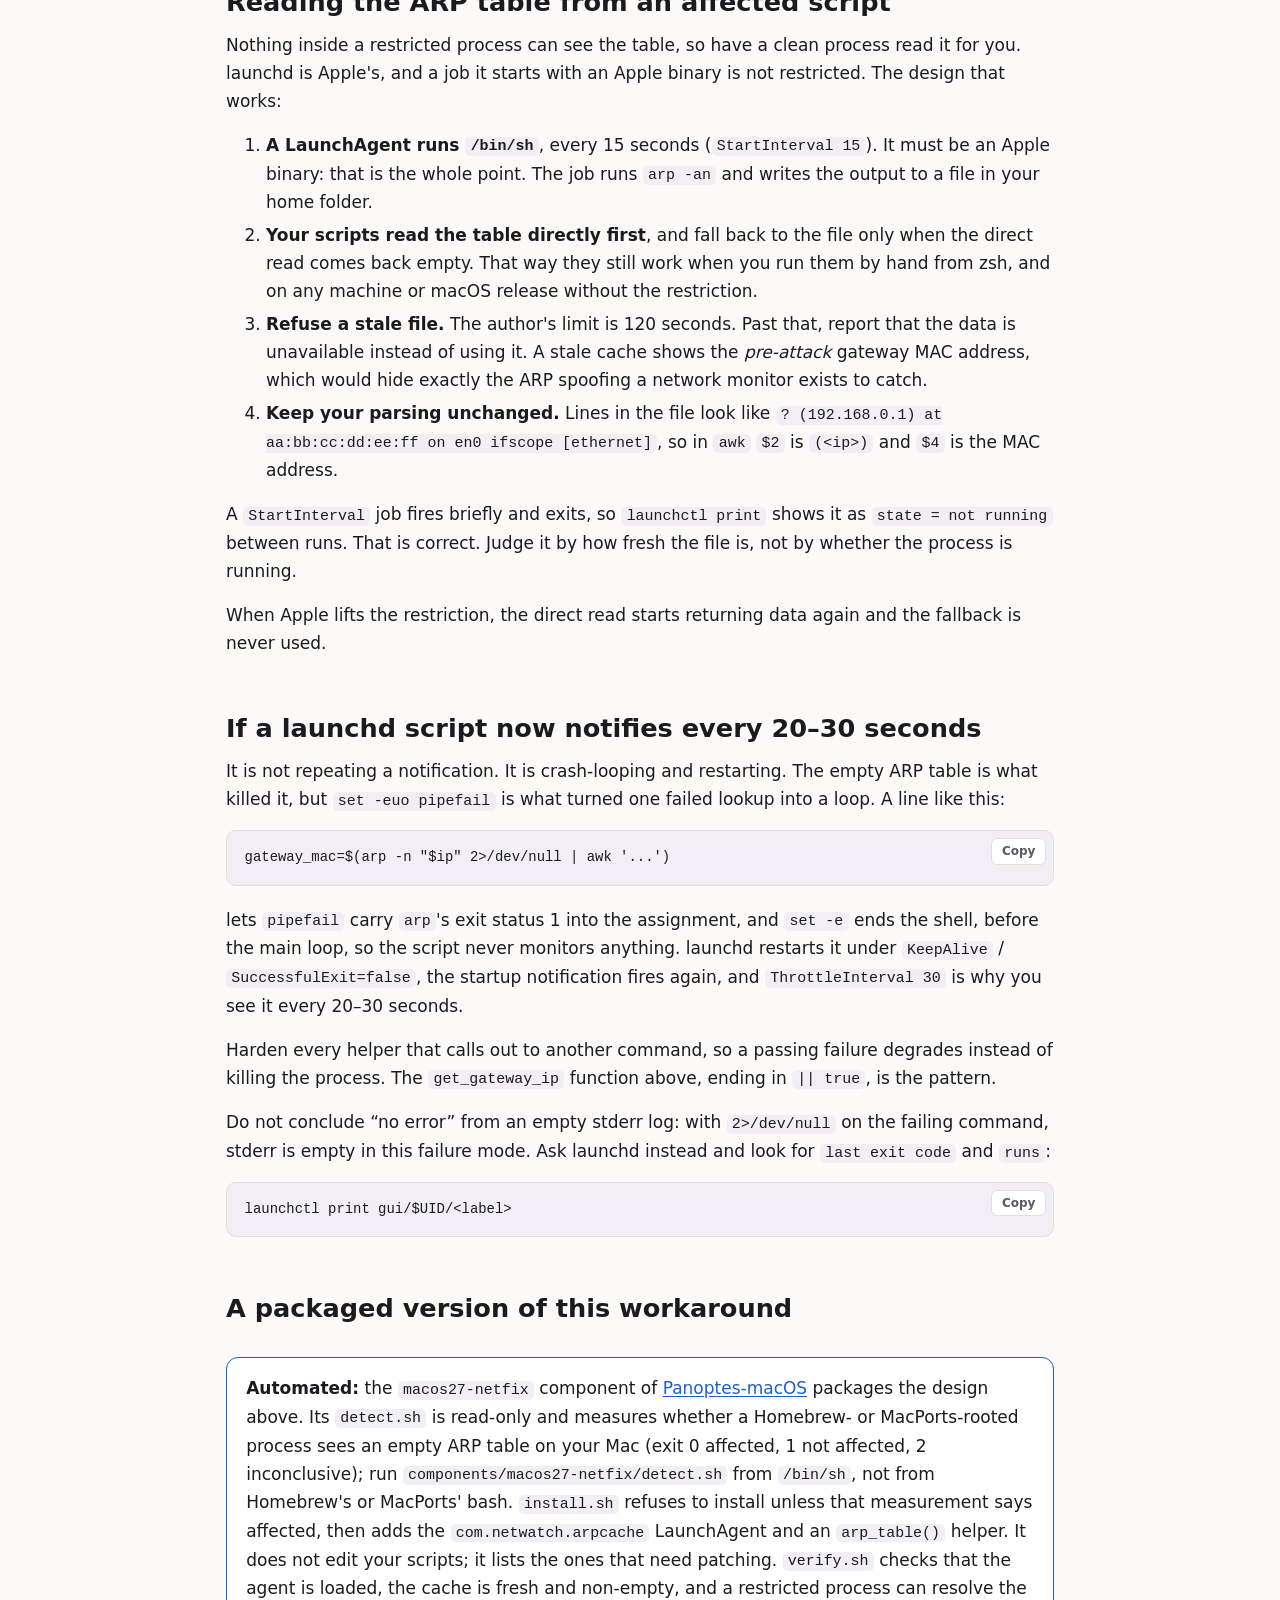
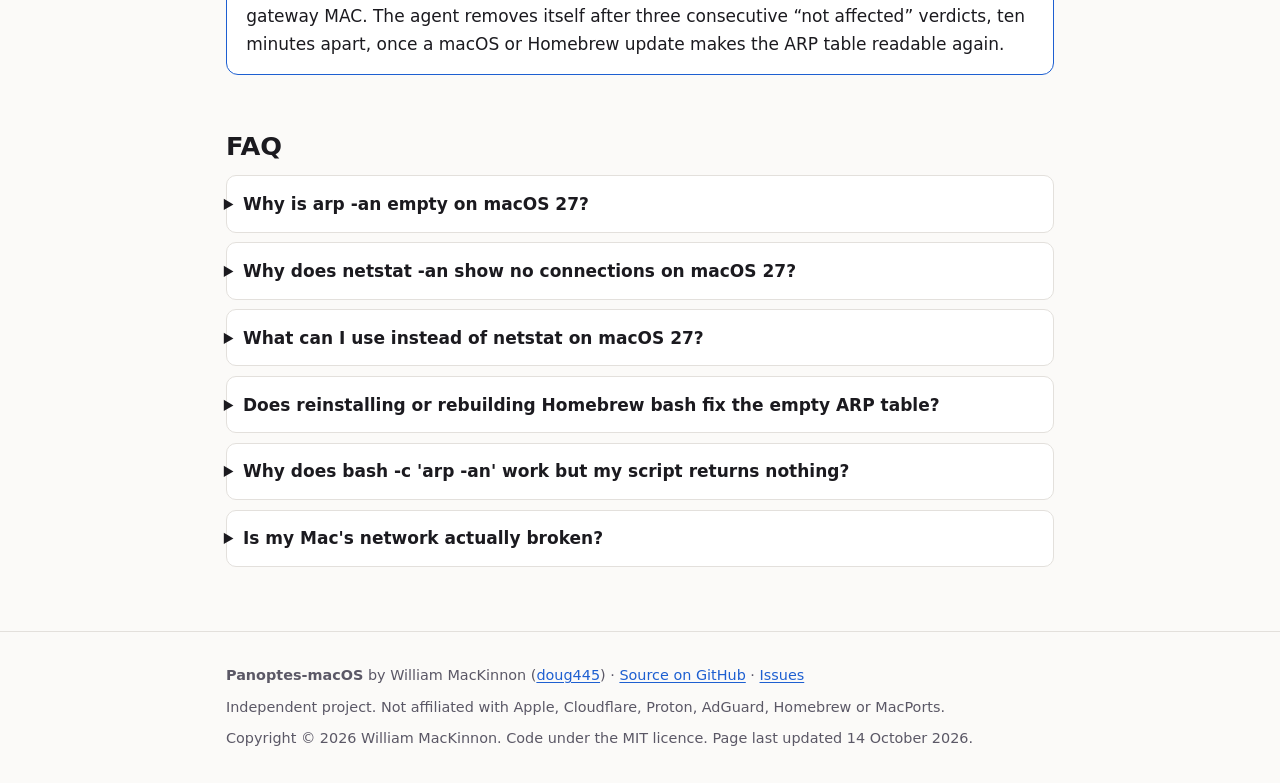
<file: macos-27-arp-table-empty/index.html>
<!doctype html>
<html lang="en">
<head>
<meta charset="utf-8">
<meta name="viewport" content="width=device-width, initial-scale=1">
<title>macOS 27: arp -an Empty and netstat Shows Nothing</title>
<meta name="description" content="On macOS 27, scripts run by Homebrew bash see an empty ARP table and no sockets. How to check if you are affected, what fails, and lsof instead of netstat.">
<link rel="canonical" href="https://doug445.github.io/Panoptes-macOS/macos-27-arp-table-empty/">
<meta name="author" content="William MacKinnon">
<meta name="robots" content="index, follow, max-image-preview:large">
<meta name="color-scheme" content="light dark">
<link rel="stylesheet" href="../style.css">
<meta property="og:type" content="article">
<meta property="og:site_name" content="Panoptes-macOS">
<meta property="og:title" content="macOS 27: arp -an Empty and netstat Shows Nothing">
<meta property="og:description" content="On macOS 27, scripts run by Homebrew bash see an empty ARP table and no sockets. How to check if you are affected, what fails, and lsof instead of netstat.">
<meta property="og:url" content="https://doug445.github.io/Panoptes-macOS/macos-27-arp-table-empty/">
<meta property="og:image" content="https://doug445.github.io/Panoptes-macOS/card.png">
<meta property="og:image:width" content="1200">
<meta property="og:image:height" content="630">
<meta property="article:published_time" content="2026-10-14">
<meta property="article:modified_time" content="2026-10-14">
<meta name="twitter:card" content="summary_large_image">
<script type="application/ld+json">
{
  "@context": "https://schema.org",
  "@graph": [
    {
      "@type": "TechArticle",
      "headline": "macOS 27: arp -an is empty and netstat shows nothing",
      "description": "On macOS 27, scripts run by Homebrew bash see an empty ARP table and no sockets. How to check if you are affected, what fails, and lsof instead of netstat.",
      "datePublished": "2026-10-14",
      "dateModified": "2026-10-14",
      "image": "https://doug445.github.io/Panoptes-macOS/card.png",
      "author": { "@type": "Person", "name": "William MacKinnon", "url": "https://github.com/doug445" },
      "mainEntityOfPage": "https://doug445.github.io/Panoptes-macOS/macos-27-arp-table-empty/",
      "about": { "@type": "SoftwareApplication", "name": "Panoptes-macOS", "url": "https://doug445.github.io/Panoptes-macOS/", "applicationCategory": "SecurityApplication", "operatingSystem": "macOS" }
    },
    {
      "@type": "BreadcrumbList",
      "itemListElement": [
        { "@type": "ListItem", "position": 1, "name": "Panoptes-macOS", "item": "https://doug445.github.io/Panoptes-macOS/" },
        { "@type": "ListItem", "position": 2, "name": "macOS 27 ARP", "item": "https://doug445.github.io/Panoptes-macOS/macos-27-arp-table-empty/" }
      ]
    },
    {
      "@type": "FAQPage",
      "mainEntity": [
        { "@type": "Question", "name": "Why is arp -an empty on macOS 27?", "acceptedAnswer": { "@type": "Answer", "text": "On macOS 27, a process forked by a binary that Apple did not sign, such as Homebrew or MacPorts bash, reads an empty ARP table, and everything that process starts inherits the restriction. Run arp -an from Apple's zsh or /bin/bash in Terminal and the table is there. The root cause is not confirmed." } },
        { "@type": "Question", "name": "Why does netstat -an show no connections on macOS 27?", "acceptedAnswer": { "@type": "Answer", "text": "The same restriction blanks the list of Internet sockets for processes forked from non-Apple binaries. On the author's machine netstat -an showed 0 TCP and UDP rows from the restricted side and 73 from a clean shell at the same moment. Your connections are still there; the listing is what is hidden." } },
        { "@type": "Question", "name": "What can I use instead of netstat on macOS 27?", "acceptedAnswer": { "@type": "Answer", "text": "Use lsof -nP -i. On the author's machine it returned the same 83 rows from a restricted process and from a clean one, so it is the substitute for netstat -an." } },
        { "@type": "Question", "name": "Does reinstalling or rebuilding Homebrew bash fix the empty ARP table?", "acceptedAnswer": { "@type": "Answer", "text": "No. brew reinstall bash pours the same bottle, a build from source produces another ad hoc signed, non-platform binary with the same behaviour, and re-signing it with codesign changes nothing. Homebrew python3 is affected the same way, so this is not about bash." } },
        { "@type": "Question", "name": "Why does bash -c 'arp -an' work but my script returns nothing?", "acceptedAnswer": { "@type": "Answer", "text": "bash runs a lone simple command in place without forking, so that one command escapes the restriction. A script file, a pipeline, command substitution and process substitution all fork, and all come back empty." } },
        { "@type": "Question", "name": "Is my Mac's network actually broken?", "acceptedAnswer": { "@type": "Answer", "text": "No. The restriction affects listing network state, not traffic. DNS, TCP and ICMP work normally, and ifconfig, scutil, route and networksetup report the same from a restricted process as from a clean one." } }
      ]
    }
  ]
}
</script>
</head>
<body>

<nav class="sitenav" aria-label="Site">
  <div class="wrap">
    <a class="brand" href="../">Panoptes-macOS</a>
    <a href="../cloudflare-warp-connected-no-internet-mac/">WARP: no internet</a>
    <a href="../chrome-ech-not-working-macos/">Chrome ECH</a>
    <a href="../macos-27-arp-table-empty/">macOS 27 ARP</a>
    <a href="../homebrew-intel-mac-macports/">MacPorts on Intel</a>
    <a href="https://github.com/doug445/Panoptes-macOS">GitHub</a>
  </div>
</nav>

<main class="wrap">
<p class="crumbs"><a href="../">Panoptes-macOS</a> › macOS 27 ARP</p>
<h1>macOS 27: arp -an is empty and netstat shows nothing</h1>
<p class="lede">Since upgrading to macOS 27, <code>arp -an</code> prints nothing in your scripts, <code>netstat -an</code> lists no connections, and tools that worked before return empty output without an error. Your network is fine. This page explains what is being hidden and from whom, how to confirm it on your Mac, what does not fix it, and how to get the data anyway.</p>

<div class="note"><p><strong>Where the numbers come from.</strong> The measurements on this page were taken by the author on one Apple silicon Mac running macOS 27.0 build 26A5388g (Golden Gate public beta 2), when the problem was found on 7 August 2026. The root cause is not confirmed, and no TCC or sandbox denial is logged when it happens. Your build may behave differently, so measure your own Mac before changing anything.</p></div>

<h2 id="defect">What is happening</h2>
<p>On macOS 27, a process forked by a binary that is not signed by Apple reads an <strong>empty ARP table</strong> and an <strong>empty list of Internet sockets</strong>.</p>
<p>Homebrew's or MacPorts' bash is the common case, but bash is not the cause: Homebrew's <code>python3</code> is affected identically, while Apple's <code>/usr/bin/python3</code> is not. Any non-Apple binary does it. The author also lists xbar, iTerm and kitty as binaries whose children see the blank view.</p>
<p>The restriction is inherited. Once a non-Apple binary has forked, calling <code>/bin/sh</code>, <code>/bin/zsh</code>, <code>/bin/bash</code> or <code>env</code> from inside that process is still affected. You cannot re-exec your way out.</p>
<p>It hides network <em>state</em>, not network <em>traffic</em>. DNS lookups, TCP connections and ICMP all work normally. Nothing is broken except what your tools can see.</p>

<h2 id="scope">What is blanked and what is not</h2>
<p>Measured on the same machine at the same moment, from a restricted process and from a clean one:</p>
<div class="table-scroll"><table>
  <thead><tr><th>Command</th><th>Restricted</th><th>Clean</th><th>Verdict</th></tr></thead>
  <tbody>
    <tr><td><code>arp -an</code></td><td>0</td><td>15</td><td>fully blanked</td></tr>
    <tr><td><code>netstat -an</code> (TCP/UDP rows)</td><td>0</td><td>73</td><td>fully blanked</td></tr>
    <tr><td><code>netstat -rnf inet</code></td><td>211</td><td>226</td><td>link-layer rows stripped</td></tr>
    <tr><td><code>ndp -an</code></td><td>15</td><td>19</td><td>partially stripped</td></tr>
    <tr><td><code>lsof -nP -i</code></td><td>83</td><td>83</td><td>unaffected</td></tr>
    <tr><td><code>ifconfig</code>, <code>scutil</code>, <code>route</code>, <code>networksetup</code></td><td>same</td><td>same</td><td>unaffected</td></tr>
    <tr><td>DNS / TCP / ICMP traffic</td><td>works</td><td>works</td><td>unaffected</td></tr>
  </tbody>
</table></div>

<h2 id="fork">Why a quick test says everything is fine</h2>
<p>The precise trigger is <strong>forking</strong>. <code>bash -c 'arp -an'</code> works even under Homebrew bash, because bash runs a lone simple command in place, without forking. A script file, a pipeline, <code>$(...)</code> and process substitution all fork, and all come back empty.</p>
<p>So typing one command at a Homebrew bash prompt, or wrapping it in <code>bash -c</code>, can make you think the problem is somewhere else. It is the forking path your scripts take that is blind.</p>

<h2 id="check">Check whether your Mac is affected</h2>
<p>Compare a clean shell with a restricted, forking one, at the same moment. For the clean side use Apple's zsh in macOS's own Terminal app, not iTerm or kitty, which are themselves non-Apple binaries.</p>
<div class="codeblock"><pre><code>arp -an                                          # Apple zsh: should list hosts
/opt/homebrew/bin/bash -c 'arp -an'              # one command, no fork: still works
/opt/homebrew/bin/bash -c 'echo "$(arp -an)"'    # $(...) forks: empty if affected</code></pre></div>
<p>Homebrew on an Intel Mac lives in <code>/usr/local/bin/bash</code>; MacPorts uses <code>/opt/local/bin/bash</code>. If the first two commands list hosts and the third prints nothing, your Mac is affected. If the clean shell's table is empty too, the test proves nothing either way: treat it as inconclusive and try again later.</p>
<p>Then check which interpreter your scripts actually run under. <code>#!/usr/bin/env bash</code> is not clean: it resolves to Homebrew bash whenever <code>/opt/homebrew/bin</code> comes before <code>/bin</code> in your <code>PATH</code>. The same goes for <code>#!/usr/bin/env python3</code>. Check the resolved path, never the shebang text.</p>

<h2 id="dead-ends">Dead ends that look like fixes</h2>
<ul>
  <li><strong>It is not an <code>ifscope</code> problem.</strong> Under Homebrew bash, <code>arp -n &lt;ip&gt;</code> says “no entry” while <code>arp -an</code> lists the host with an <code>ifscope</code> qualifier, which makes <code>ifscope</code> look like the culprit. It is not. Run from zsh or <code>/bin/bash</code>, <code>arp -n &lt;ip&gt;</code> works fine. Never test <code>arp</code> behaviour from Homebrew or MacPorts bash.</li>
  <li><strong>Reinstalling bash does nothing.</strong> <code>brew reinstall bash</code> pours the same <code>arm64_tahoe</code> (macOS 26) bottle again.</li>
  <li><strong>Building from source does nothing.</strong> <code>--build-from-source</code> produces another ad hoc signed, non-platform binary with the same behaviour.</li>
  <li><strong>Re-signing does nothing.</strong> <code>codesign -f -s -</code> changes nothing, so this is not a stale signature.</li>
  <li><strong>Changing the shebang to <code>#!/usr/bin/env bash</code></strong> does nothing if <code>PATH</code> still finds Homebrew's bash first.</li>
</ul>

<h2 id="lsof">Use lsof instead of netstat</h2>
<p><code>lsof</code> is completely unaffected, and it is the substitute for <code>netstat -an</code>:</p>
<div class="codeblock"><pre><code>lsof -nP -i</code></pre></div>
<p>It returned the same 83 rows from both sides in the measurements above. For routing questions, <code>route</code> is also unaffected; this is how to read the default gateway safely in a script:</p>
<div class="codeblock"><pre><code>get_gateway_ip() { route -n get default 2&gt;/dev/null | awk '/gateway:/{print $2; exit}' || true; }</code></pre></div>
<p>If you keep a <code>netstat</code> fallback anywhere, make it report “could not look” when it gets nothing. Never let an empty result read as “nothing found”.</p>

<h2 id="workaround">Reading the ARP table from an affected script</h2>
<p>Nothing inside a restricted process can see the table, so have a clean process read it for you. launchd is Apple's, and a job it starts with an Apple binary is not restricted. The design that works:</p>
<ol>
  <li><strong>A LaunchAgent runs <code>/bin/sh</code></strong>, every 15 seconds (<code>StartInterval 15</code>). It must be an Apple binary: that is the whole point. The job runs <code>arp -an</code> and writes the output to a file in your home folder.</li>
  <li><strong>Your scripts read the table directly first</strong>, and fall back to the file only when the direct read comes back empty. That way they still work when you run them by hand from zsh, and on any machine or macOS release without the restriction.</li>
  <li><strong>Refuse a stale file.</strong> The author's limit is 120 seconds. Past that, report that the data is unavailable instead of using it. A stale cache shows the <em>pre-attack</em> gateway MAC address, which would hide exactly the ARP spoofing a network monitor exists to catch.</li>
  <li><strong>Keep your parsing unchanged.</strong> Lines in the file look like <code>? (192.168.0.1) at aa:bb:cc:dd:ee:ff on en0 ifscope [ethernet]</code>, so in <code>awk</code> <code>$2</code> is <code>(&lt;ip&gt;)</code> and <code>$4</code> is the MAC address.</li>
</ol>
<p>A <code>StartInterval</code> job fires briefly and exits, so <code>launchctl print</code> shows it as <code>state = not running</code> between runs. That is correct. Judge it by how fresh the file is, not by whether the process is running.</p>
<p>When Apple lifts the restriction, the direct read starts returning data again and the fallback is never used.</p>

<h2 id="crash-loop">If a launchd script now notifies every 20–30 seconds</h2>
<p>It is not repeating a notification. It is crash-looping and restarting. The empty ARP table is what killed it, but <code>set -euo pipefail</code> is what turned one failed lookup into a loop. A line like this:</p>
<div class="codeblock"><pre><code>gateway_mac=$(arp -n "$ip" 2&gt;/dev/null | awk '...')</code></pre></div>
<p>lets <code>pipefail</code> carry <code>arp</code>'s exit status 1 into the assignment, and <code>set -e</code> ends the shell, before the main loop, so the script never monitors anything. launchd restarts it under <code>KeepAlive</code> / <code>SuccessfulExit=false</code>, the startup notification fires again, and <code>ThrottleInterval 30</code> is why you see it every 20–30 seconds.</p>
<p>Harden every helper that calls out to another command, so a passing failure degrades instead of killing the process. The <code>get_gateway_ip</code> function above, ending in <code>|| true</code>, is the pattern.</p>
<p>Do not conclude “no error” from an empty stderr log: with <code>2&gt;/dev/null</code> on the failing command, stderr is empty in this failure mode. Ask launchd instead and look for <code>last exit code</code> and <code>runs</code>:</p>
<div class="codeblock"><pre><code>launchctl print gui/$UID/&lt;label&gt;</code></pre></div>

<h2 id="automated">A packaged version of this workaround</h2>
<div class="tool"><p><strong>Automated:</strong> the <code>macos27-netfix</code> component of <a href="https://github.com/doug445/Panoptes-macOS">Panoptes-macOS</a> packages the design above. Its <code>detect.sh</code> is read-only and measures whether a Homebrew- or MacPorts-rooted process sees an empty ARP table on your Mac (exit 0 affected, 1 not affected, 2 inconclusive); run <code>components/macos27-netfix/detect.sh</code> from <code>/bin/sh</code>, not from Homebrew's or MacPorts' bash. <code>install.sh</code> refuses to install unless that measurement says affected, then adds the <code>com.netwatch.arpcache</code> LaunchAgent and an <code>arp_table()</code> helper. It does not edit your scripts; it lists the ones that need patching. <code>verify.sh</code> checks that the agent is loaded, the cache is fresh and non-empty, and a restricted process can resolve the gateway MAC. The agent removes itself after three consecutive “not affected” verdicts, ten minutes apart, once a macOS or Homebrew update makes the ARP table readable again.</p></div>

<h2 id="faq">FAQ</h2>
<details><summary>Why is arp -an empty on macOS 27?</summary><p>On macOS 27, a process forked by a binary that Apple did not sign, such as Homebrew or MacPorts bash, reads an empty ARP table, and everything that process starts inherits the restriction. Run arp -an from Apple's zsh or /bin/bash in Terminal and the table is there. The root cause is not confirmed.</p></details>
<details><summary>Why does netstat -an show no connections on macOS 27?</summary><p>The same restriction blanks the list of Internet sockets for processes forked from non-Apple binaries. On the author's machine netstat -an showed 0 TCP and UDP rows from the restricted side and 73 from a clean shell at the same moment. Your connections are still there; the listing is what is hidden.</p></details>
<details><summary>What can I use instead of netstat on macOS 27?</summary><p>Use lsof -nP -i. On the author's machine it returned the same 83 rows from a restricted process and from a clean one, so it is the substitute for netstat -an.</p></details>
<details><summary>Does reinstalling or rebuilding Homebrew bash fix the empty ARP table?</summary><p>No. brew reinstall bash pours the same bottle, a build from source produces another ad hoc signed, non-platform binary with the same behaviour, and re-signing it with codesign changes nothing. Homebrew python3 is affected the same way, so this is not about bash.</p></details>
<details><summary>Why does bash -c 'arp -an' work but my script returns nothing?</summary><p>bash runs a lone simple command in place without forking, so that one command escapes the restriction. A script file, a pipeline, command substitution and process substitution all fork, and all come back empty.</p></details>
<details><summary>Is my Mac's network actually broken?</summary><p>No. The restriction affects listing network state, not traffic. DNS, TCP and ICMP work normally, and ifconfig, scutil, route and networksetup report the same from a restricted process as from a clean one.</p></details>

</main>

<footer>
  <div class="wrap">
    <p><strong>Panoptes-macOS</strong> by William MacKinnon
      (<a href="https://github.com/doug445">doug445</a>) ·
      <a href="https://github.com/doug445/Panoptes-macOS">Source on GitHub</a> ·
      <a href="https://github.com/doug445/Panoptes-macOS/issues">Issues</a></p>
    <p>Independent project. Not affiliated with Apple, Cloudflare, Proton, AdGuard, Homebrew or MacPorts.</p>
    <p>Copyright © 2026 William MacKinnon. Code under the MIT licence. Page last updated 14 October 2026.</p>
  </div>
</footer>

<script>
document.querySelectorAll('.codeblock').forEach(function (block) {
  var btn = document.createElement('button');
  btn.className = 'copy'; btn.type = 'button'; btn.textContent = 'Copy';
  btn.addEventListener('click', function () {
    navigator.clipboard.writeText(block.querySelector('code').innerText).then(function () {
      btn.textContent = 'Copied'; setTimeout(function () { btn.textContent = 'Copy'; }, 1500);
    }).catch(function () { btn.textContent = 'Select + copy'; });
  });
  block.appendChild(btn);
});
</script>
</body>
</html>
</file>
<file: style.css>
:root {
  --bg: #fbfaf8;
  --surface: #ffffff;
  --surface-2: #f3f1ee;
  --text: #1b1a1f;
  --muted: #5b5866;
  --border: #e3e0dc;
  --accent: #1d5fd1;
  --accent-2: #1d5fd1;
  --accent-ink: #ffffff;
  --code-bg: #f1eff5;
  --warn-bg: #fff5e6;
  --warn-border: #e8a33a;
  --ok: #1e7d45;
}
@media (prefers-color-scheme: dark) {
  :root:not([data-theme="light"]) {
    --bg: #0b0f17;
    --surface: #111a26;
    --surface-2: #16212f;
    --text: #eef3f8;
    --muted: #9fb0c2;
    --border: #2b3d52;
    --accent: #6aa8ff;
    --accent-2: #6aa1ff;
    --accent-ink: #061020;
    --code-bg: #121c28;
    --warn-bg: #261c0c;
    --warn-border: #c9862a;
    --ok: #5fd48f;
  }
}
:root[data-theme="dark"] {
  --bg: #0b0f17;
  --surface: #111a26;
  --surface-2: #16212f;
  --text: #eef3f8;
  --muted: #9fb0c2;
  --border: #2b3d52;
  --accent: #6aa8ff;
  --accent-2: #6aa1ff;
  --accent-ink: #061020;
  --code-bg: #121c28;
  --warn-bg: #261c0c;
  --warn-border: #c9862a;
  --ok: #5fd48f;
}

*, *::before, *::after { box-sizing: border-box; }
html { -webkit-text-size-adjust: 100%; scroll-padding-top: 1rem; }
body {
  margin: 0;
  background: var(--bg);
  color: var(--text);
  font: 17px/1.65 system-ui, -apple-system, "Segoe UI", Roboto, "Helvetica Neue", Arial, sans-serif;
}
a { color: var(--accent-2); text-underline-offset: 2px; }
a:hover { color: var(--accent); }
.wrap { max-width: 860px; margin: 0 auto; padding: 0 16px; }

header.hero { padding: 2.5rem 0 1.5rem; border-bottom: 1px solid var(--border); }
.hero img {
  display: block; width: 100%; height: auto; border-radius: 14px;
  border: 1px solid var(--border); margin-bottom: 1.75rem;
}
.eyebrow {
  font-size: .8rem; letter-spacing: .08em; text-transform: uppercase;
  color: var(--muted); margin: 0 0 .5rem;
}
h1 { font-size: clamp(1.9rem, 5vw, 2.7rem); line-height: 1.15; margin: 0 0 1rem; letter-spacing: -.01em; }
h2 { font-size: 1.6rem; line-height: 1.25; margin: 3rem 0 .75rem; padding-top: .5rem; }
h3 { font-size: 1.2rem; margin: 2rem 0 .5rem; }
p, ul, ol { margin: 0 0 1rem; }
li { margin: .3rem 0; }
.lede { font-size: 1.15rem; color: var(--text); }

.cta { display: flex; flex-wrap: wrap; gap: .75rem; margin: 1.5rem 0 1rem; }
.btn {
  display: inline-block; padding: .65rem 1.1rem; border-radius: 9px;
  font-weight: 600; text-decoration: none; border: 1px solid var(--border);
  color: var(--text); background: var(--surface);
}
.btn.primary { background: var(--accent); border-color: var(--accent); color: var(--accent-ink); }
.btn:hover { filter: brightness(1.08); color: inherit; }
.btn.primary:hover { color: var(--accent-ink); }

.facts { display: flex; flex-wrap: wrap; gap: .5rem; padding: 0; list-style: none; margin: 1rem 0 0; }
.facts li {
  margin: 0; font-size: .85rem; padding: .25rem .65rem; border-radius: 999px;
  background: var(--surface-2); border: 1px solid var(--border); color: var(--muted);
}

nav.toc {
  margin: 2rem 0 0; padding: 1rem 1.25rem; background: var(--surface);
  border: 1px solid var(--border); border-radius: 12px;
}
nav.toc h2 { font-size: 1rem; margin: 0 0 .5rem; padding: 0; }
nav.toc ol { columns: 2; column-gap: 2rem; margin: 0; padding-left: 1.2rem; font-size: .95rem; }
@media (max-width: 600px) { nav.toc ol { columns: 1; } }

.note {
  border-left: 4px solid var(--warn-border); background: var(--warn-bg);
  padding: .9rem 1.1rem; border-radius: 0 10px 10px 0; margin: 1.25rem 0;
}
.note p:last-child { margin-bottom: 0; }

pre, code { font-family: ui-monospace, "SF Mono", "JetBrains Mono", Menlo, Consolas, monospace; }
code { font-size: .88em; background: var(--code-bg); padding: .1em .35em; border-radius: 5px; }
.codeblock { position: relative; margin: 1rem 0 1.25rem; }
pre {
  background: var(--code-bg); border: 1px solid var(--border); border-radius: 10px;
  padding: 1rem 1.1rem; overflow-x: auto; font-size: .87rem; line-height: 1.55; margin: 0;
}
pre code { background: none; padding: 0; font-size: inherit; }
.copy {
  position: absolute; top: .5rem; right: .5rem; font: 600 .75rem/1 system-ui, sans-serif;
  padding: .4rem .6rem; border-radius: 6px; border: 1px solid var(--border);
  background: var(--surface); color: var(--muted); cursor: pointer;
}
.copy:hover { color: var(--text); }

.table-scroll { overflow-x: auto; margin: 1rem 0 1.25rem; border: 1px solid var(--border); border-radius: 10px; }
table { border-collapse: collapse; width: 100%; font-size: .93rem; background: var(--surface); }
th, td { text-align: left; padding: .6rem .8rem; border-bottom: 1px solid var(--border); vertical-align: top; }
th { background: var(--surface-2); font-weight: 600; }
tr:last-child td { border-bottom: 0; }

.chain { display: flex; flex-wrap: wrap; align-items: center; gap: .4rem; margin: 1rem 0; font-size: .9rem; }
.chain span {
  padding: .35rem .65rem; border-radius: 7px; background: var(--surface);
  border: 1px solid var(--border); font-family: ui-monospace, Menlo, monospace;
}
.chain span.hot { border-color: var(--accent); color: var(--accent); font-weight: 600; }
.chain i { color: var(--muted); font-style: normal; }

ol.steps { counter-reset: s; list-style: none; padding: 0; }
ol.steps > li {
  counter-increment: s; position: relative; padding: 0 0 0 3rem; margin: 0 0 1.75rem;
}
ol.steps > li::before {
  content: counter(s); position: absolute; left: 0; top: .1rem;
  width: 2rem; height: 2rem; border-radius: 50%; display: grid; place-items: center;
  background: var(--accent); color: var(--accent-ink); font-weight: 700; font-size: .95rem;
}
ol.steps > li > h3 { margin-top: 0; }

figure { margin: 1.5rem 0; }
figure img { max-width: 100%; height: auto; border-radius: 10px; border: 1px solid var(--border); display: block; margin: 0 auto; }
figcaption { font-size: .88rem; color: var(--muted); text-align: center; margin-top: .5rem; }

details {
  border: 1px solid var(--border); border-radius: 10px; background: var(--surface);
  margin: .6rem 0; padding: 0 1rem;
}
details[open] { padding-bottom: .5rem; }
summary { cursor: pointer; font-weight: 600; padding: .85rem 0; list-style-position: outside; }
details p { margin: .25rem 0 .75rem; }

.ok { color: var(--ok); font-weight: 600; }

footer {
  margin-top: 4rem; padding: 2rem 0 3rem; border-top: 1px solid var(--border);
  color: var(--muted); font-size: .9rem;
}
footer p { margin: 0 0 .5rem; }

.sitenav { border-bottom: 1px solid var(--border); background: var(--surface); }
.sitenav .wrap { display: flex; flex-wrap: wrap; gap: .25rem 1.25rem; align-items: center; padding-top: .7rem; padding-bottom: .7rem; font-size: .92rem; }
.sitenav .brand { font-weight: 700; color: var(--text); text-decoration: none; margin-right: auto; }
.sitenav a { text-decoration: none; }
.crumbs { font-size: .85rem; color: var(--muted); margin: 1.5rem 0 0; }
.cards { display: grid; grid-template-columns: repeat(auto-fit, minmax(240px, 1fr)); gap: 1rem; margin: 1rem 0 1.5rem; }
.card { display: block; padding: 1rem 1.1rem; border: 1px solid var(--border); border-radius: 12px; background: var(--surface); text-decoration: none; color: var(--text); }
.card:hover { border-color: var(--accent); color: var(--text); }
.card strong { display: block; margin-bottom: .3rem; color: var(--accent); }
.card span { font-size: .92rem; color: var(--muted); }
.tool { border: 1px solid var(--accent); border-radius: 12px; padding: 1rem 1.2rem; margin: 2rem 0; background: var(--surface); }
.tool p:last-child { margin-bottom: 0; }
small { color: var(--muted); }

.hero .logo img { max-width: 100%; height: auto; }
</file>
